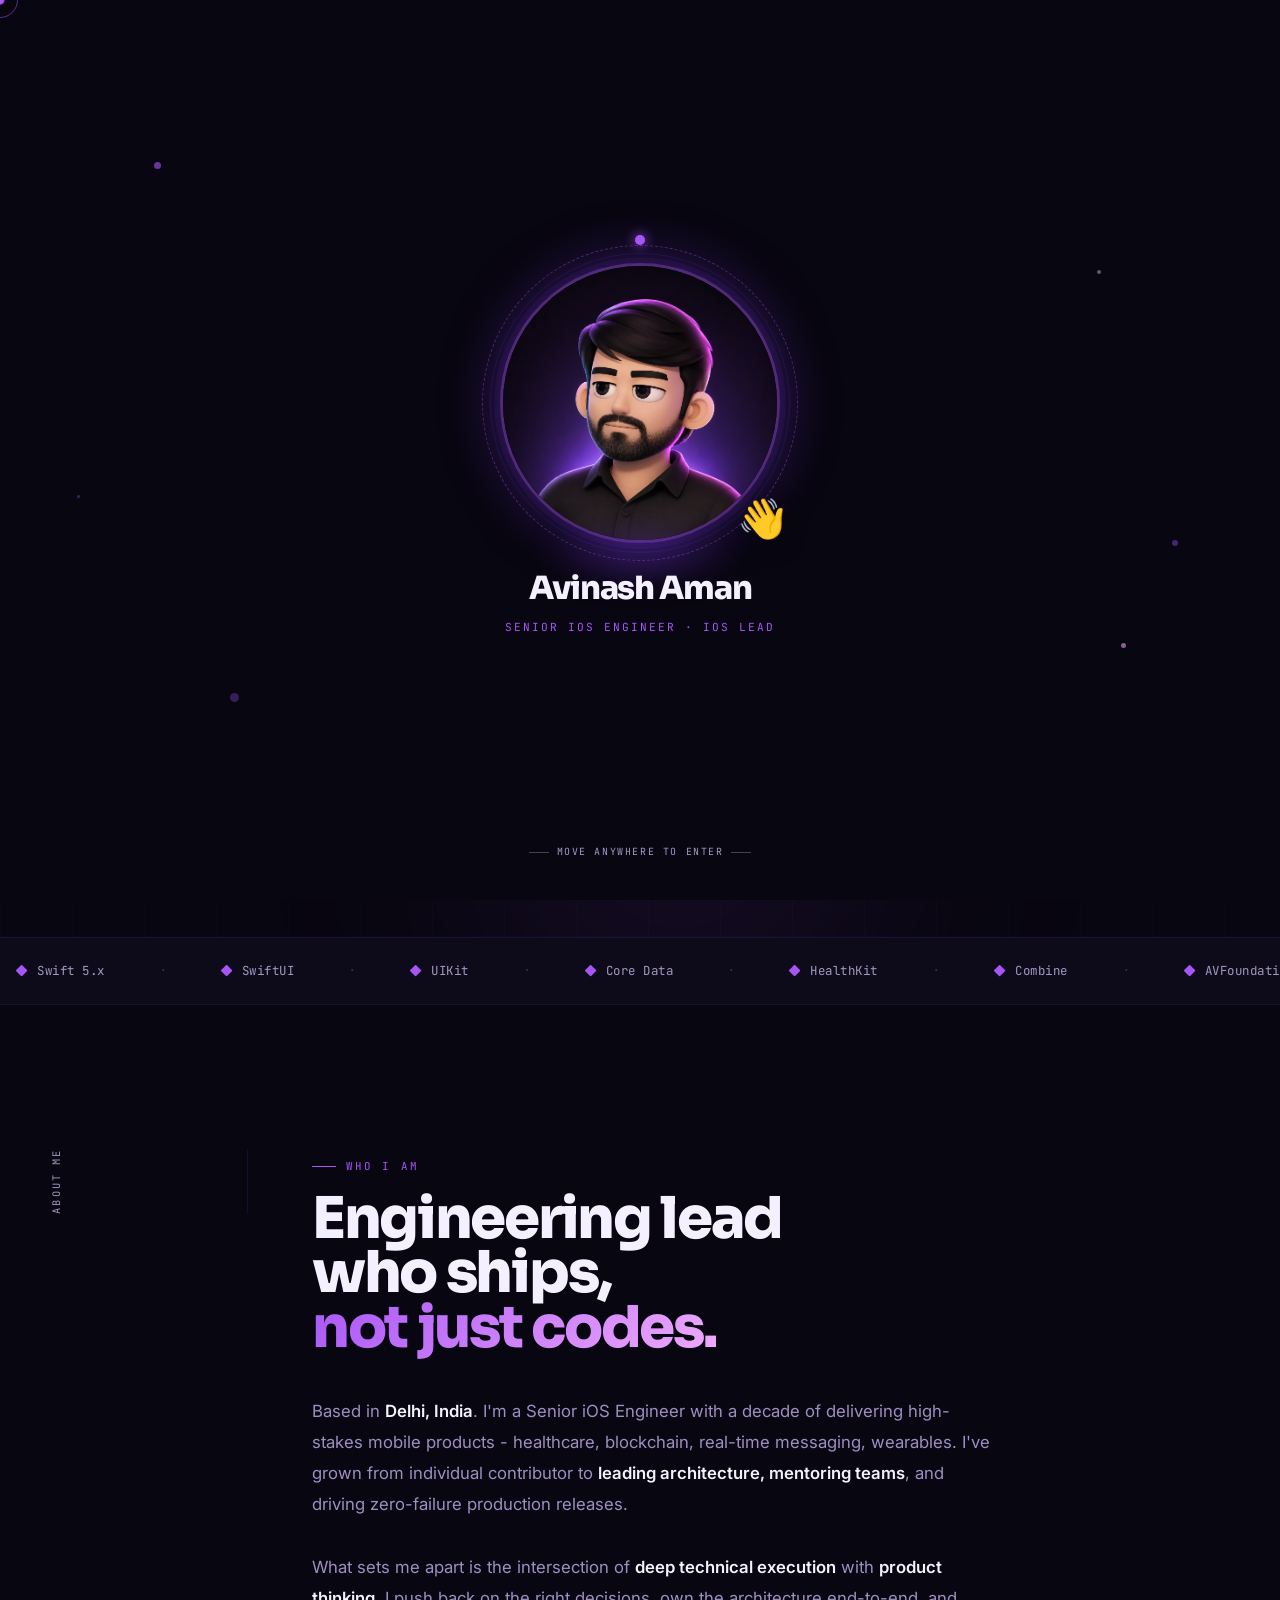
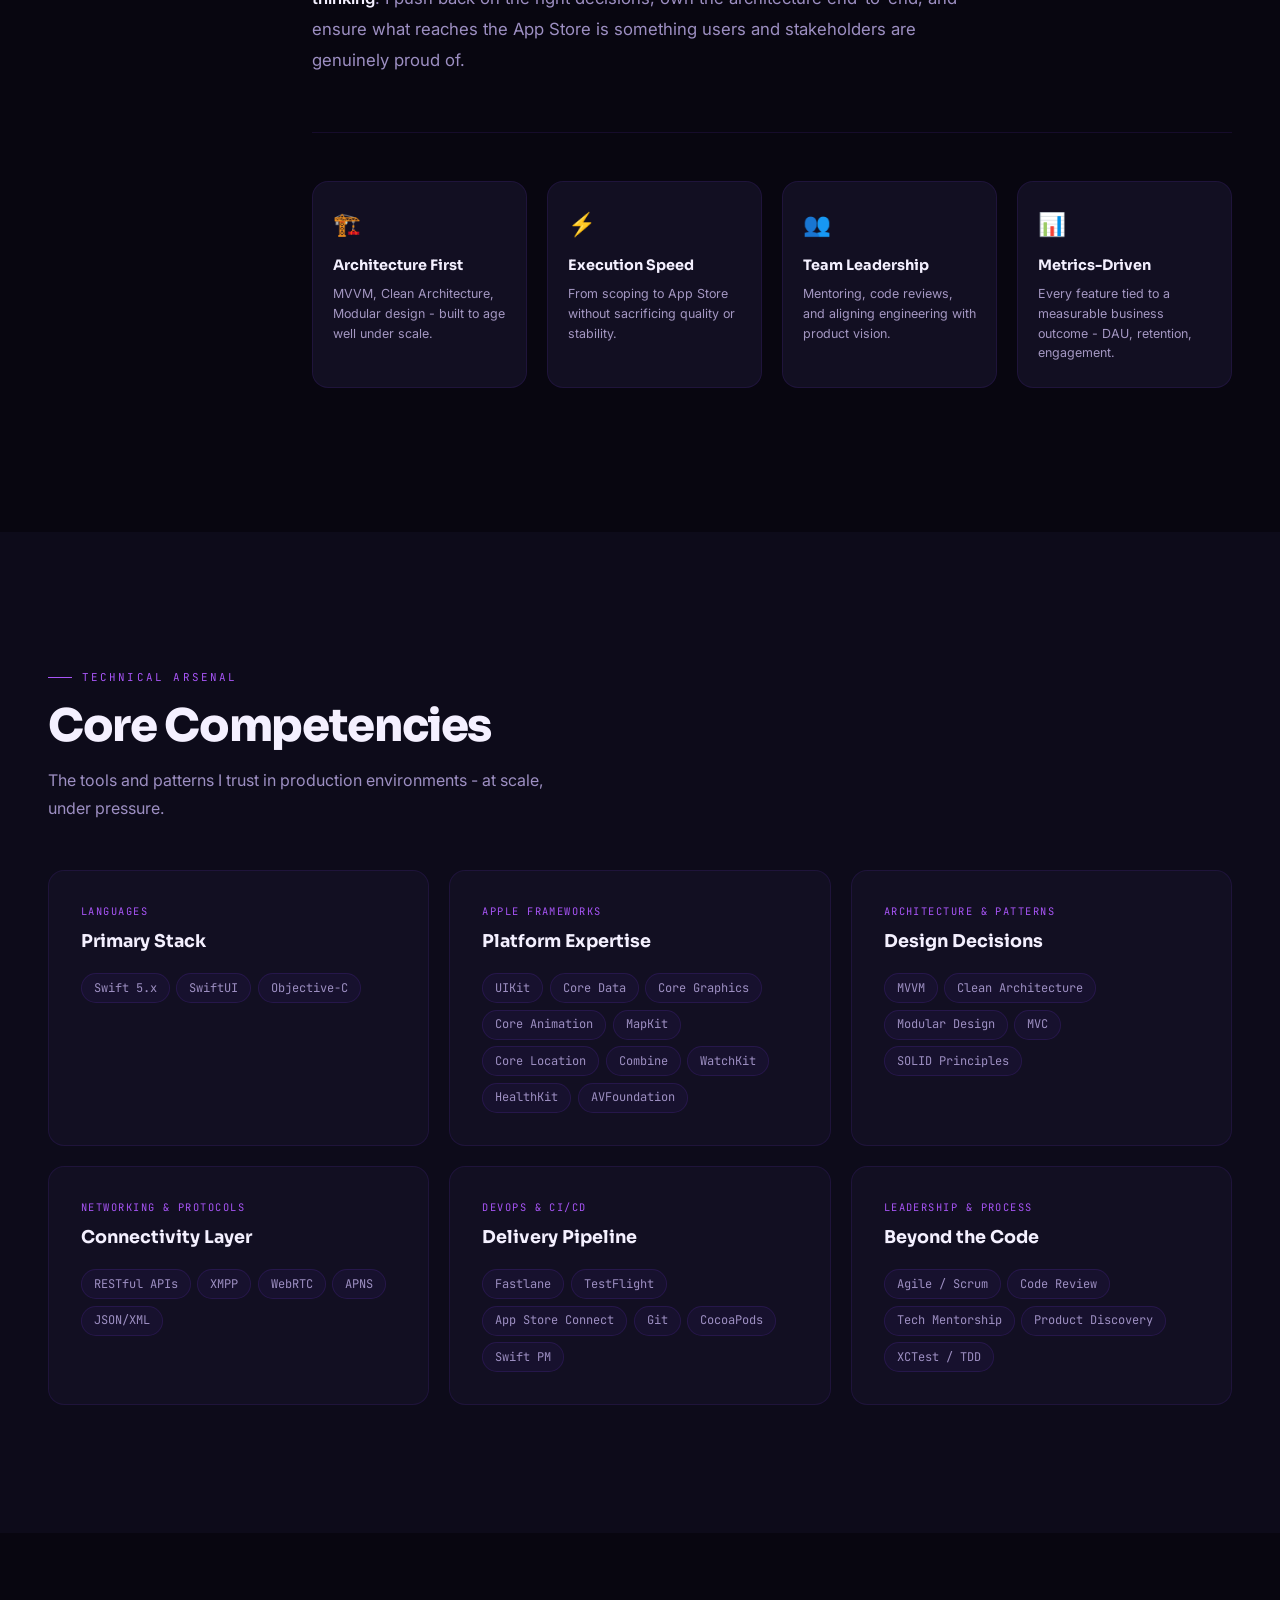
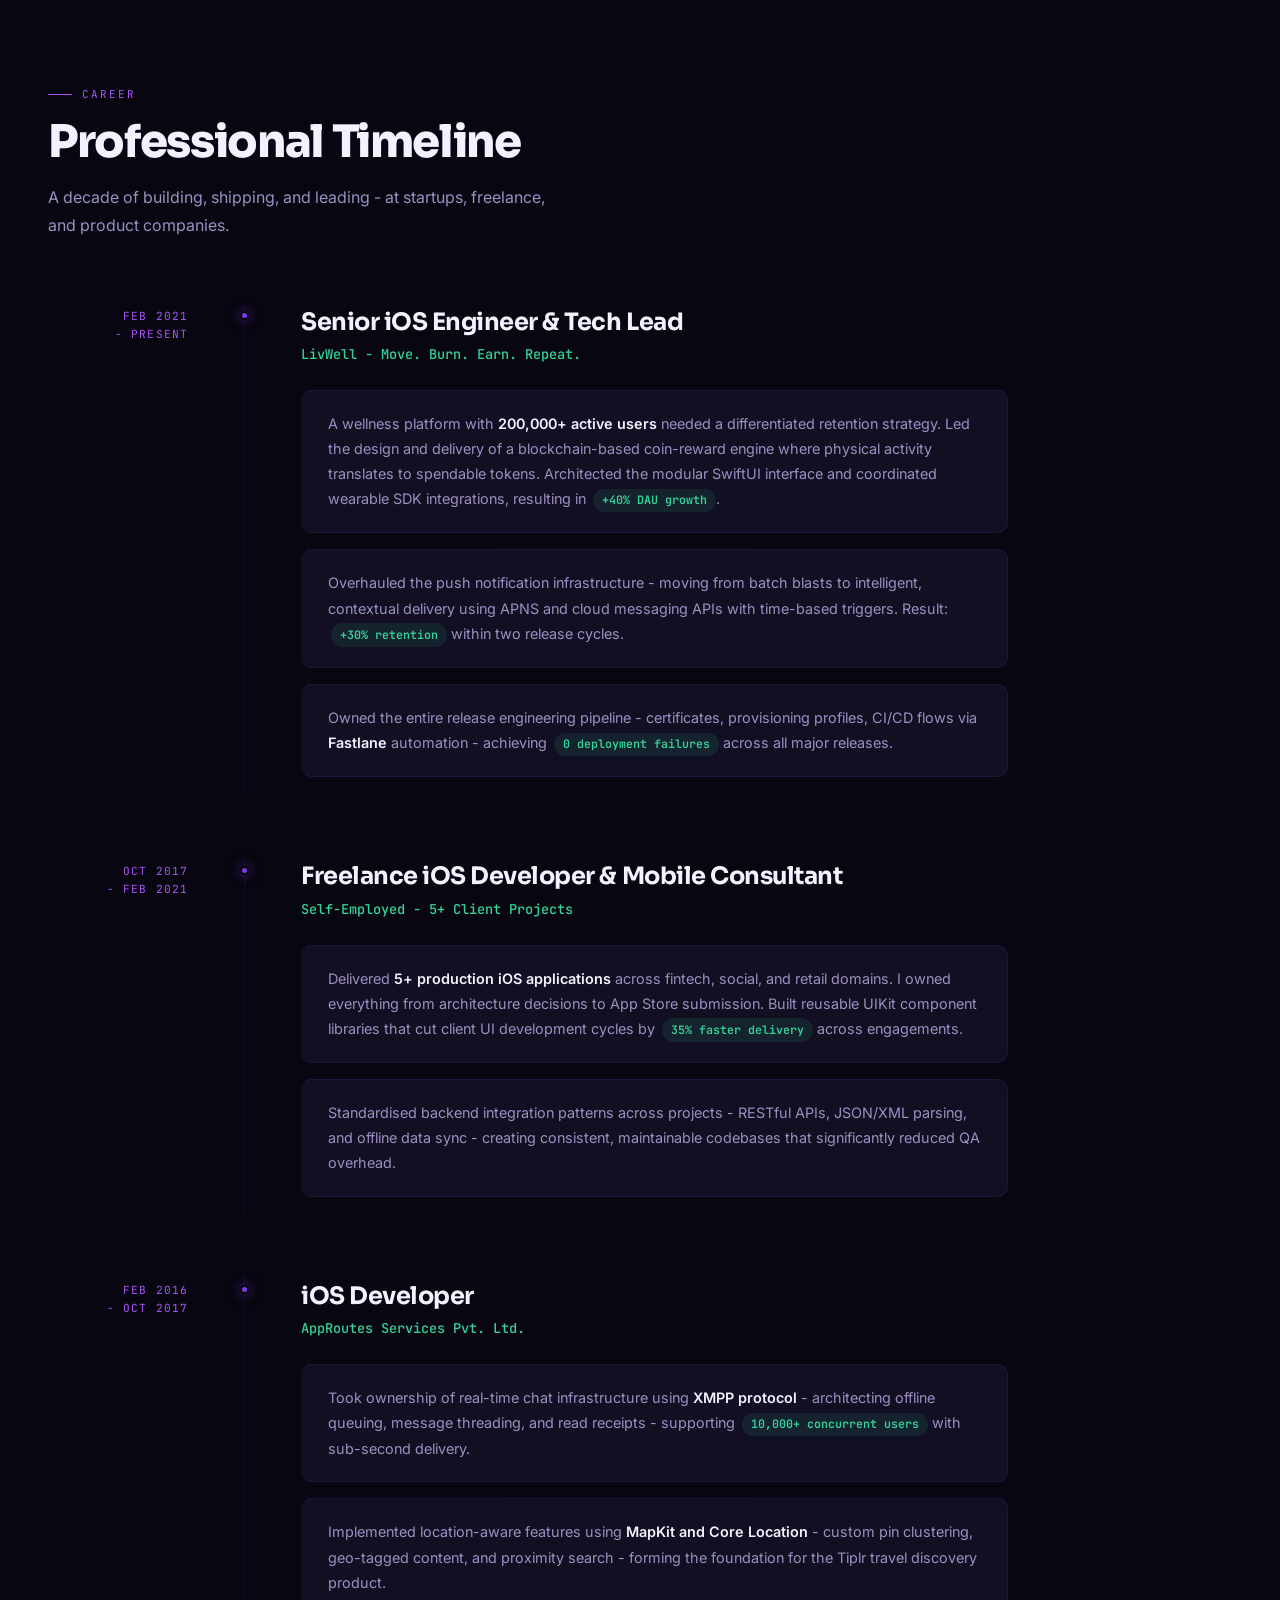
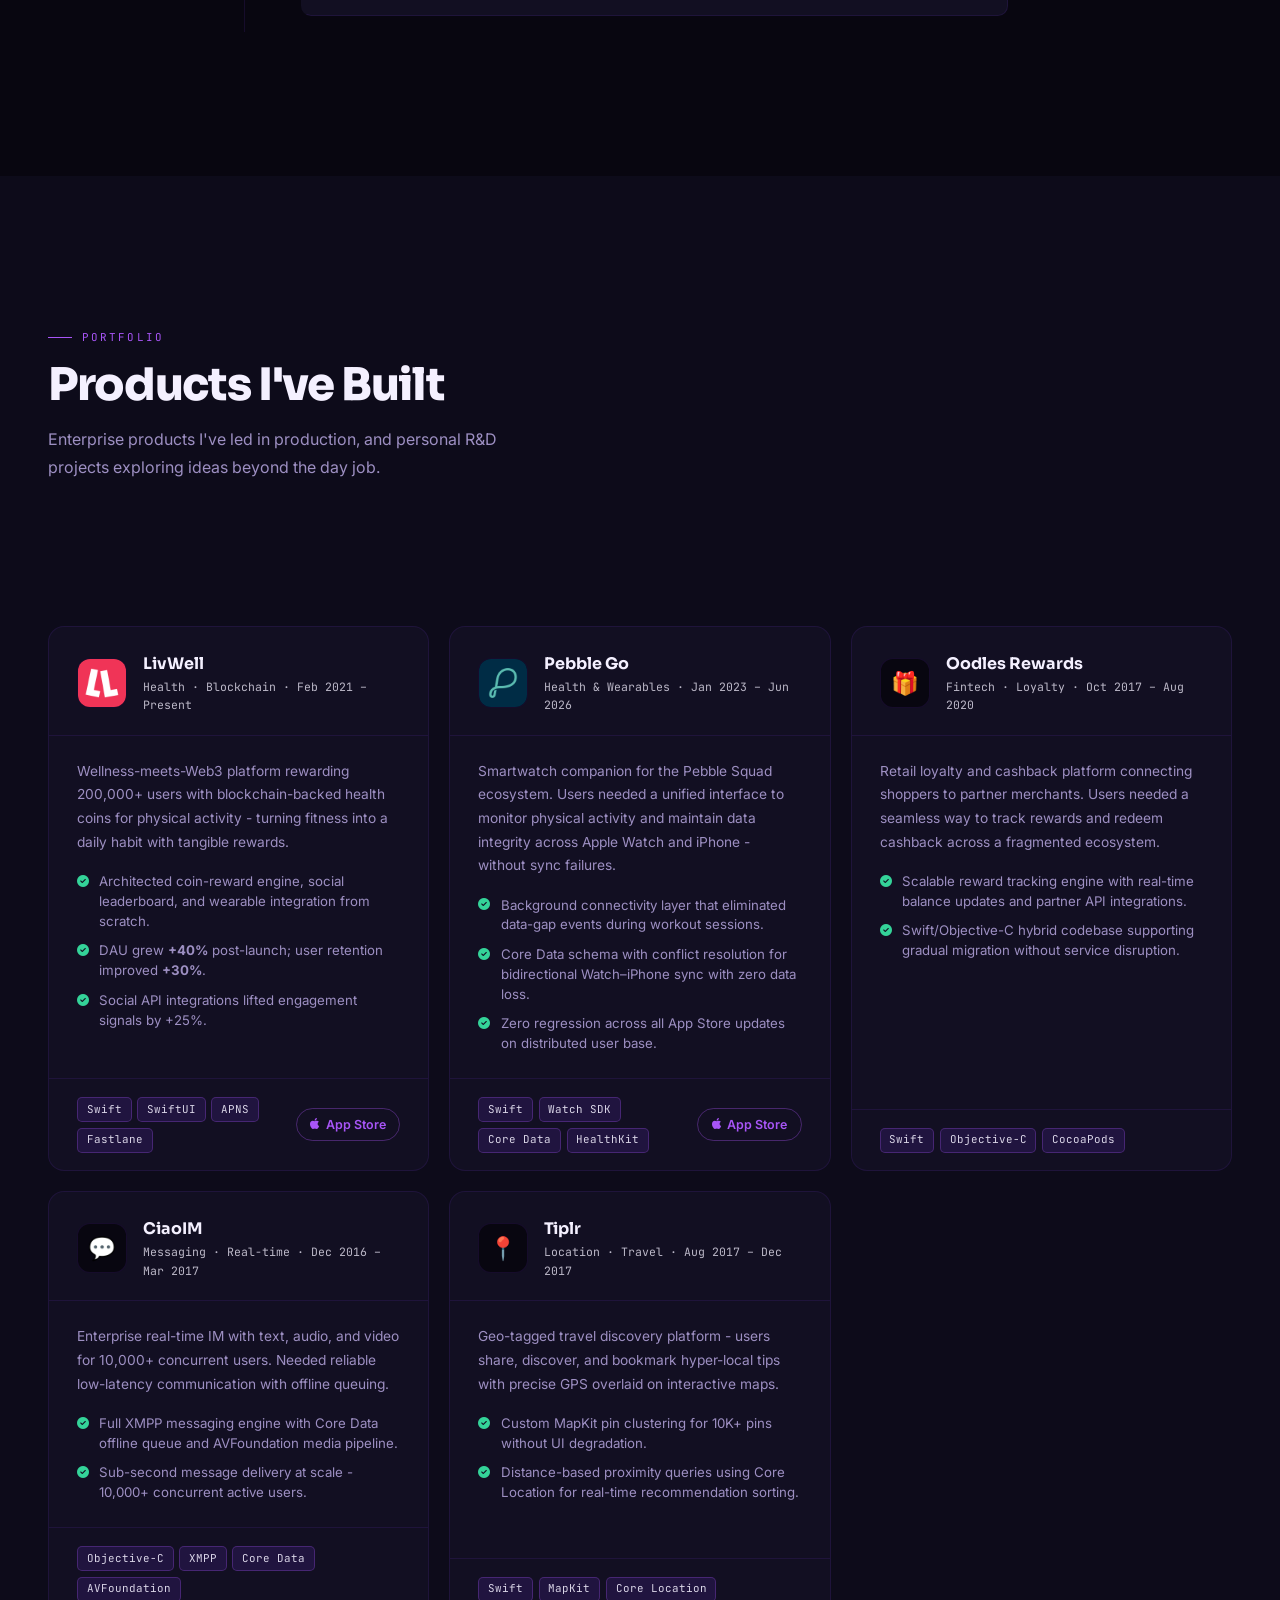
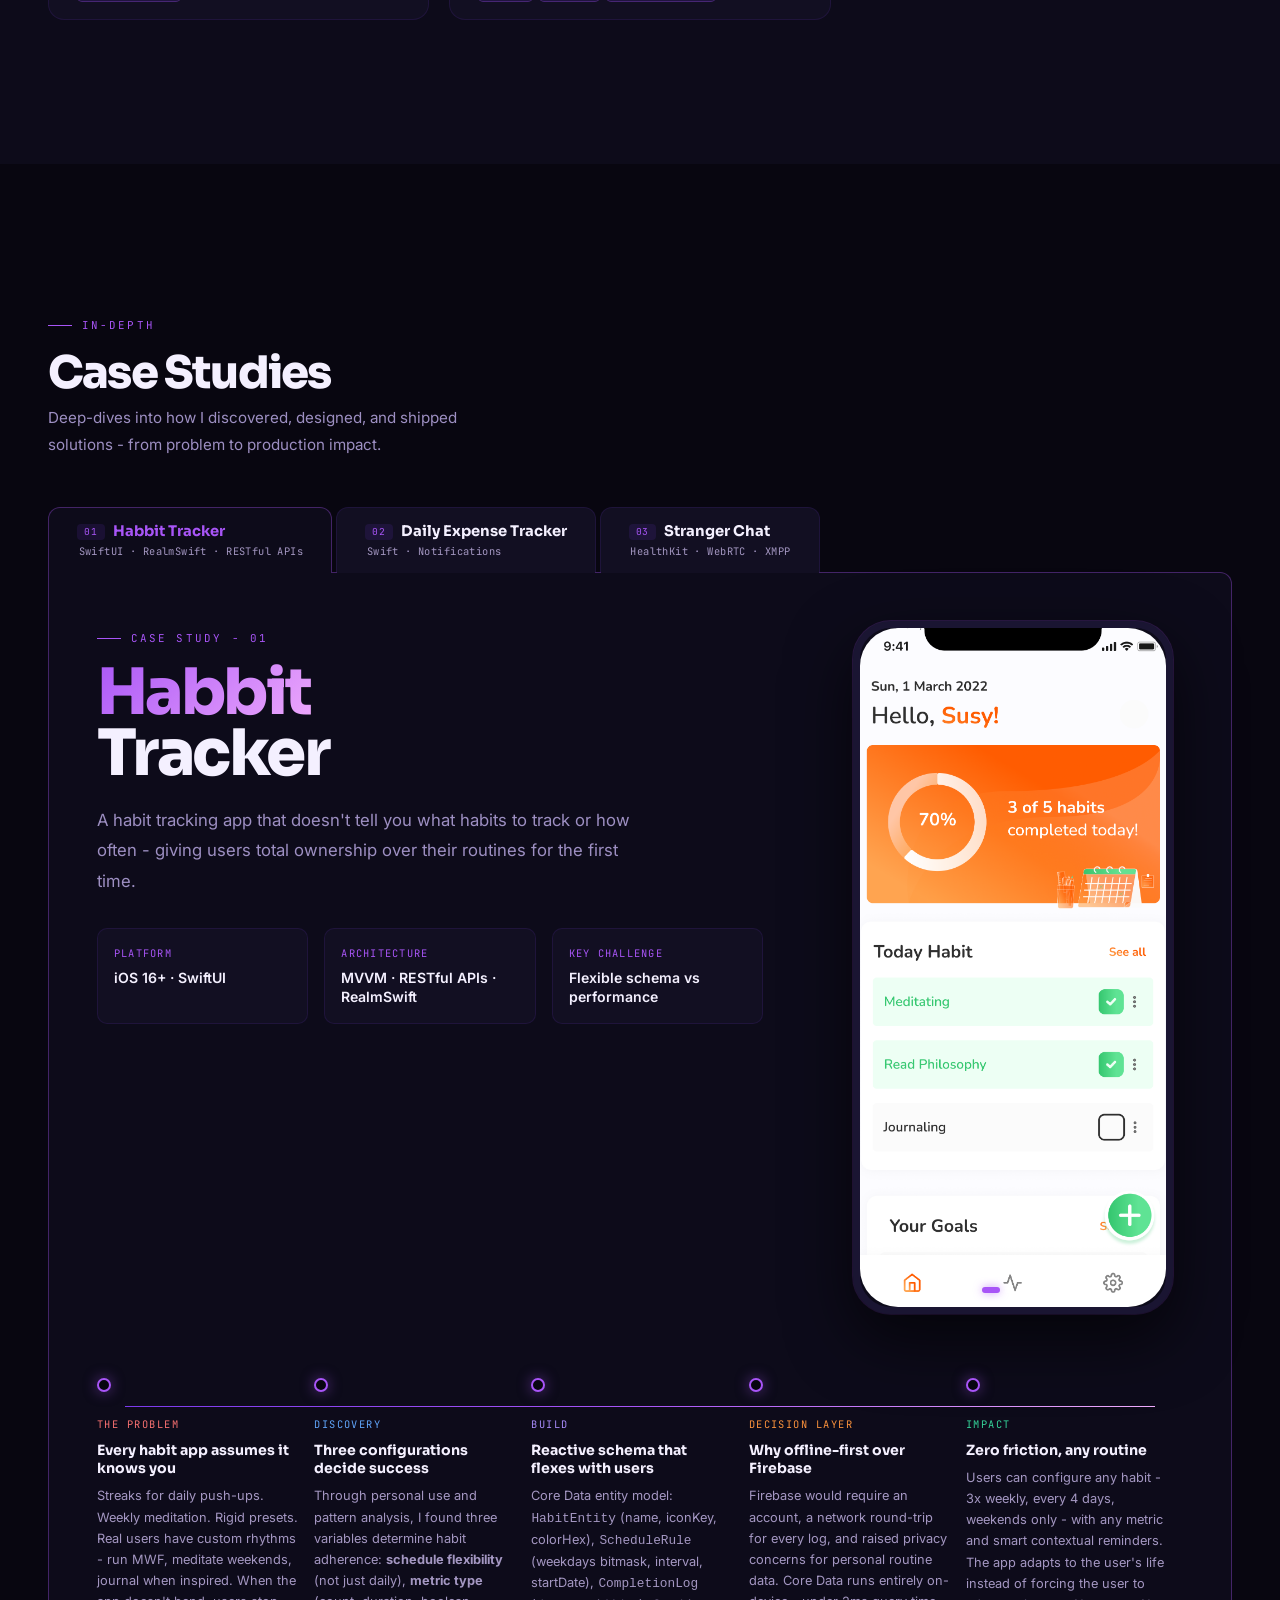
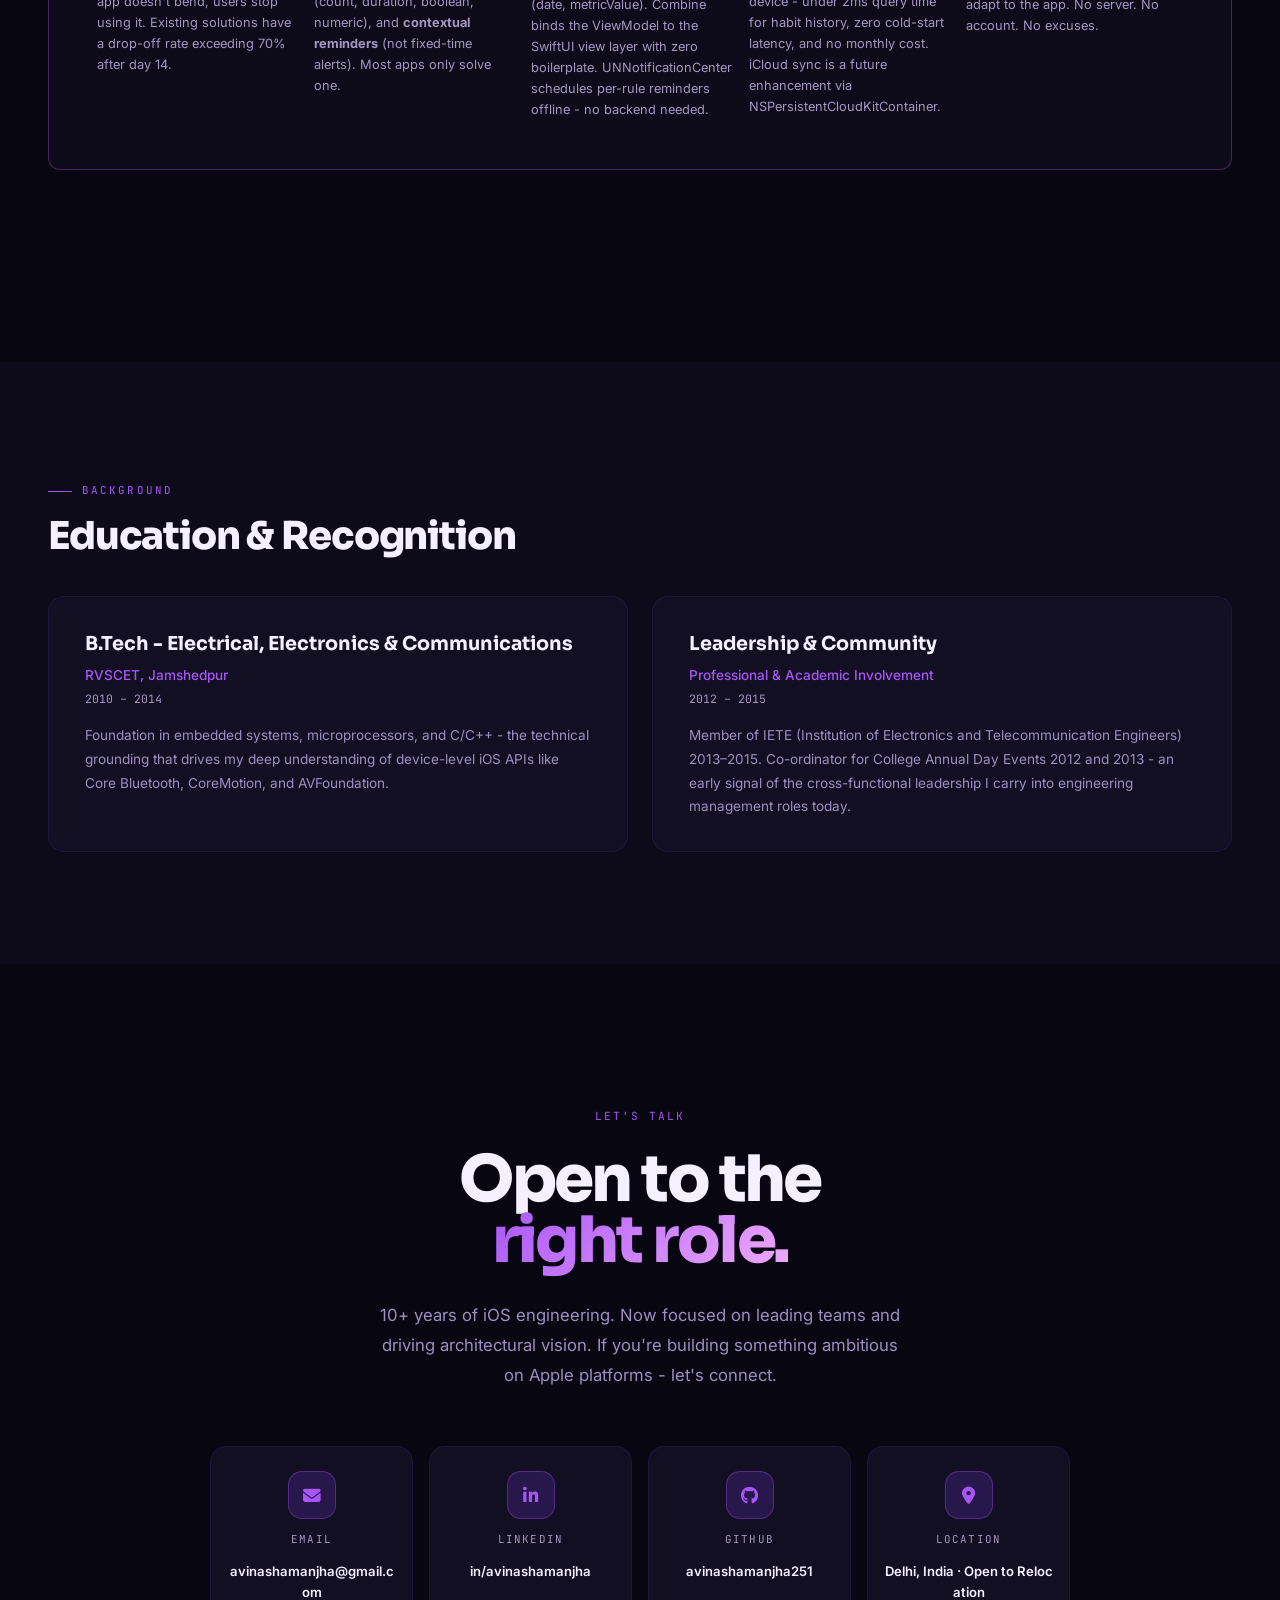
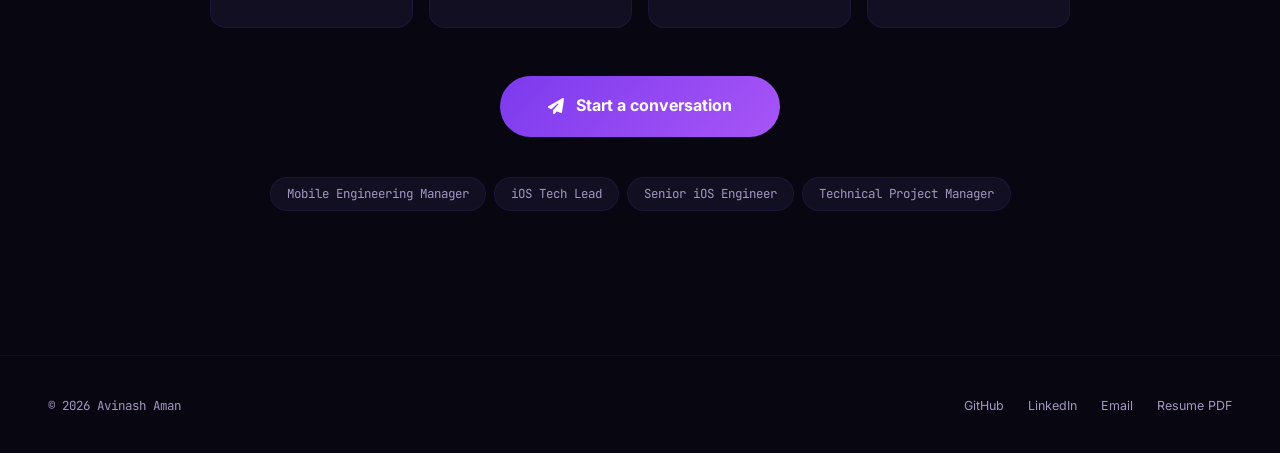
<file: index.html>
<!DOCTYPE html>
<html lang="en">

<head>
  <meta charset="UTF-8">
  <meta name="viewport" content="width=device-width, initial-scale=1.0">
  <title>Avinash Aman - Senior iOS Engineer & Mobile Lead</title>
  <meta name="description"
    content="Avinash Aman - Senior iOS Engineer with 10+ years building production-grade Apple Ecosystem apps. Expert in Swift, SwiftUI, Architecture, Blockchain & Wearables. Available for Tech Lead & Engineering Manager roles.">
  <meta name="author" content="Avinash Aman">
  <meta property="og:type" content="website">
  <meta property="og:title" content="Avinash Aman - Senior iOS Engineer">
  <meta property="og:description"
    content="10+ years of iOS engineering: blockchain health platforms, wearable integrations, real-time chat engines, architectural leadership.">

  <link rel="preconnect" href="https://fonts.googleapis.com">
  <link rel="preconnect" href="https://fonts.gstatic.com" crossorigin>
  <link
    href="https://fonts.googleapis.com/css2?family=Sora:wght@400;600;700;800&family=Inter:wght@400;500;600&family=JetBrains+Mono:wght@400;500&display=swap"
    rel="stylesheet">
  <link rel="stylesheet" href="https://cdnjs.cloudflare.com/ajax/libs/font-awesome/6.5.0/css/all.min.css">
  <link rel="stylesheet" href="style.css">
</head>

<body>

  <div id="cursor"></div>
  <div id="cursor-ring"></div>

  <!-- ═══════════════ INTRO OVERLAY ═══════════════ -->
  <div id="intro-overlay">
    <!-- Ambient sparkles -->
    <div class="intro-spark"></div>
    <div class="intro-spark"></div>
    <div class="intro-spark"></div>
    <div class="intro-spark"></div>
    <div class="intro-spark"></div>
    <div class="intro-spark"></div>

    <!-- Core: profile photo + wave hand (this whole block morphs right) -->
    <div id="intro-core">
      <div class="intro-photo-wrap">
        <div class="intro-photo-ring"></div>
        <div class="intro-photo-ring-2"></div>
        <div class="intro-orbit-dot"></div>
        <div class="intro-photo-frame">
          <img src="images/profile.png" alt="Avinash Aman">
        </div>
        <div class="intro-wave-hand" id="introWaveHand">👋</div>
        <div class="intro-photo-glow"></div>
      </div>
      <!-- Name + title -->
      <div class="intro-name">
        <h2>Avinash Aman</h2>
        <p>Senior iOS Engineer &middot; iOS Lead</p>
      </div>
    </div><!-- /#intro-core -->

    <div class="intro-hint">Move anywhere to enter</div>
  </div>

  <!-- ═══════════════ NAV ═══════════════ -->
  <nav class="nav" id="mainNav">
    <a href="#hero" class="nav-logo">AA<span class="dot">.</span></a>
    <ul class="nav-links" id="navLinks">
      <li><a href="#about" class="nav-link">About</a></li>
      <li><a href="#skills" class="nav-link">Skills</a></li>
      <li><a href="#experience" class="nav-link">Experience</a></li>
      <li><a href="#projects" class="nav-link">Projects</a></li>
      <li><a href="#casestudies" class="nav-link">Case Studies</a></li>
      <li><a href="#contact" class="nav-link">Contact</a></li>
    </ul>
    <div style="display:flex;align-items:center;gap:1rem;">
      <a href="Avinash_Aman_CV.pdf" download class="nav-cta">
        <i class="fa-solid fa-arrow-down-to-bracket"></i> Download Resume
      </a>
      <button class="mobile-menu-btn" id="mobileMenuBtn" aria-label="Toggle Menu">
        <i class="fa-solid fa-bars"></i>
      </button>
    </div>
  </nav>

  <!-- ═══════════════ HERO ═══════════════ -->
  <section class="hero" id="hero">
    <!-- Background -->
    <div class="hero-bg">
      <div class="orb orb-1"></div>
      <div class="orb orb-2"></div>
      <div class="orb orb-3"></div>
      <div class="hero-grid-lines"></div>
    </div>

    <!-- Left: Text content -->
    <div class="hero-content">
      <div class="hero-badge">
        <span class="badge-dot"></span>
        Available · Tech Lead · Engineering Manager · Senior iOS
      </div>

      <h1 class="hero-title">
        <span class="block">Building</span>
        <span class="block indent violet-text">iOS that</span>
        <span class="block">matters.</span>
      </h1>

      <p class="hero-sub">
        10+ years engineering production-grade Apple Ecosystem apps - from blockchain health platforms to real-time
        social engines. I architect, lead, and ship.
      </p>

      <div class="hero-actions">
        <a href="#projects" class="btn-primary">
          <i class="fa-solid fa-layer-group"></i> View My Work
        </a>
        <a href="#casestudies" class="btn-ghost">
          <i class="fa-solid fa-book-open"></i> Case Studies
        </a>
        <button class="btn-ghost" onclick="copyToClipboard('avinashamanjha@gmail.com','Email')">
          <i class="fa-regular fa-envelope"></i> Email Me
        </button>
      </div>

      <div class="hero-stats">
        <div>
          <div class="stat-val violet-text" id="stat1">10+</div>
          <div class="stat-lbl">Years engineering</div>
        </div>
        <div>
          <div class="stat-val violet-text" id="stat2">200K+</div>
          <div class="stat-lbl">Active users shipped to</div>
        </div>
        <div>
          <div class="stat-val violet-text" id="stat3">8+</div>
          <div class="stat-lbl">Flagship apps</div>
        </div>
        <div>
          <div class="stat-val violet-text" id="stat4">0</div>
          <div class="stat-lbl">Deployment failures</div>
        </div>
      </div>
    </div>

    <!-- Right: Profile -->
    <!-- Profile pane with floating context badges -->
    <div class="hero-profile-pane">
      <div class="profile-context">
        <!-- Floating info badges -->
        <div class="profile-badge pb-tl">
          <span class="pb-icon">🏗️</span> iOS Architect
        </div>
        <div class="profile-badge pb-tr">
          <span class="pb-icon">⚡</span> 10+ Years
        </div>
        <div class="profile-badge pb-bl">
          <span class="pb-icon">👥</span> 200K+ Users
        </div>
        <div class="profile-badge pb-br">
          <span class="pb-dot"></span> Open to Work
        </div>

        <div class="profile-float-inner">
          <div class="profile-wrap">
            <div class="profile-ring"></div>
            <div class="profile-ring-2"></div>
            <div class="orbit-dot"></div>
            <div class="orbit-dot"></div>
            <div class="profile-img-frame">
              <img src="images/profile.png" alt="Avinash Aman" />
            </div>
            <div class="profile-glow"></div>
          </div>
        </div>
      </div>
    </div>

    <div class="scroll-hint">
      <span> </span>
      <div class="scroll-line"></div>
    </div>
  </section>

  <!-- ═══════════════ MARQUEE TICKER ═══════════════ -->
  <div class="marquee-section" aria-hidden="true">
    <div class="marquee-track">
      <span class="marquee-item"><i class="fa-solid fa-diamond"></i> Swift 5.x</span>
      <span class="marquee-sep">·</span>
      <span class="marquee-item"><i class="fa-solid fa-diamond"></i> SwiftUI</span>
      <span class="marquee-sep">·</span>
      <span class="marquee-item"><i class="fa-solid fa-diamond"></i> UIKit</span>
      <span class="marquee-sep">·</span>
      <span class="marquee-item"><i class="fa-solid fa-diamond"></i> Core Data</span>
      <span class="marquee-sep">·</span>
      <span class="marquee-item"><i class="fa-solid fa-diamond"></i> HealthKit</span>
      <span class="marquee-sep">·</span>
      <span class="marquee-item"><i class="fa-solid fa-diamond"></i> Combine</span>
      <span class="marquee-sep">·</span>
      <span class="marquee-item"><i class="fa-solid fa-diamond"></i> AVFoundation</span>
      <span class="marquee-sep">·</span>
      <span class="marquee-item"><i class="fa-solid fa-diamond"></i> WatchKit</span>
      <span class="marquee-sep">·</span>
      <span class="marquee-item"><i class="fa-solid fa-diamond"></i> MapKit</span>
      <span class="marquee-sep">·</span>
      <span class="marquee-item"><i class="fa-solid fa-diamond"></i> WebRTC</span>
      <span class="marquee-sep">·</span>
      <span class="marquee-item"><i class="fa-solid fa-diamond"></i> XMPP</span>
      <span class="marquee-sep">·</span>
      <span class="marquee-item"><i class="fa-solid fa-diamond"></i> Metal</span>
      <span class="marquee-sep">·</span>
      <span class="marquee-item"><i class="fa-solid fa-diamond"></i> MVVM + Clean</span>
      <span class="marquee-sep">·</span>
      <span class="marquee-item"><i class="fa-solid fa-diamond"></i> Fastlane</span>
      <span class="marquee-sep">·</span>
      <span class="marquee-item"><i class="fa-solid fa-diamond"></i> Core Location</span>
      <span class="marquee-sep">·</span>
      <!-- Duplicate for infinite loop -->
      <span class="marquee-item"><i class="fa-solid fa-diamond"></i> Swift 5.x</span>
      <span class="marquee-sep">·</span>
      <span class="marquee-item"><i class="fa-solid fa-diamond"></i> SwiftUI</span>
      <span class="marquee-sep">·</span>
      <span class="marquee-item"><i class="fa-solid fa-diamond"></i> UIKit</span>
      <span class="marquee-sep">·</span>
      <span class="marquee-item"><i class="fa-solid fa-diamond"></i> Core Data</span>
      <span class="marquee-sep">·</span>
      <span class="marquee-item"><i class="fa-solid fa-diamond"></i> HealthKit</span>
      <span class="marquee-sep">·</span>
      <span class="marquee-item"><i class="fa-solid fa-diamond"></i> Combine</span>
      <span class="marquee-sep">·</span>
      <span class="marquee-item"><i class="fa-solid fa-diamond"></i> AVFoundation</span>
      <span class="marquee-sep">·</span>
      <span class="marquee-item"><i class="fa-solid fa-diamond"></i> WatchKit</span>
      <span class="marquee-sep">·</span>
      <span class="marquee-item"><i class="fa-solid fa-diamond"></i> MapKit</span>
      <span class="marquee-sep">·</span>
      <span class="marquee-item"><i class="fa-solid fa-diamond"></i> WebRTC</span>
      <span class="marquee-sep">·</span>
      <span class="marquee-item"><i class="fa-solid fa-diamond"></i> XMPP</span>
      <span class="marquee-sep">·</span>
      <span class="marquee-item"><i class="fa-solid fa-diamond"></i> Metal</span>
      <span class="marquee-sep">·</span>
      <span class="marquee-item"><i class="fa-solid fa-diamond"></i> MVVM + Clean</span>
      <span class="marquee-sep">·</span>
      <span class="marquee-item"><i class="fa-solid fa-diamond"></i> Fastlane</span>
      <span class="marquee-sep">·</span>
      <span class="marquee-item"><i class="fa-solid fa-diamond"></i> Core Location</span>
      <span class="marquee-sep">·</span>
    </div>
  </div>

  <!-- ═══════════════ ABOUT ═══════════════ -->
  <section class="about-section" id="about">
    <div class="about-editorial">
      <div class="about-left-rail">
        <span class="rail-label">About Me</span>
      </div>
      <div class="about-right-content">
        <div class="section-label reveal">Who I Am</div>
        <h2 class="about-headline reveal d1">
          Engineering lead<br>who ships,<br><span class="violet-text">not just codes.</span>
        </h2>
        <p class="about-body-text reveal d2">
          Based in <strong>Delhi, India</strong>. I'm a Senior iOS Engineer with a decade of delivering high-stakes
          mobile products - healthcare, blockchain, real-time messaging, wearables. I've grown from individual
          contributor to <strong>leading architecture, mentoring teams</strong>, and driving zero-failure production
          releases.
        </p>
        <p class="about-body-text reveal d3">
          What sets me apart is the intersection of <strong>deep technical execution</strong> with <strong>product
            thinking</strong>. I push back on the right decisions, own the architecture end-to-end, and ensure what
          reaches the App Store is something users and stakeholders are genuinely proud of.
        </p>

        <div class="values-row">
          <div class="val-card reveal">
            <div class="val-icon">🏗️</div>
            <div class="val-name">Architecture First</div>
            <div class="val-desc">MVVM, Clean Architecture, Modular design - built to age well under scale.</div>
          </div>
          <div class="val-card reveal d1">
            <div class="val-icon">⚡</div>
            <div class="val-name">Execution Speed</div>
            <div class="val-desc">From scoping to App Store without sacrificing quality or stability.</div>
          </div>
          <div class="val-card reveal d2">
            <div class="val-icon">👥</div>
            <div class="val-name">Team Leadership</div>
            <div class="val-desc">Mentoring, code reviews, and aligning engineering with product vision.</div>
          </div>
          <div class="val-card reveal d3">
            <div class="val-icon">📊</div>
            <div class="val-name">Metrics-Driven</div>
            <div class="val-desc">Every feature tied to a measurable business outcome - DAU, retention, engagement.
            </div>
          </div>
        </div>
      </div>
    </div>
  </section>

  <!-- ═══════════════ SKILLS ═══════════════ -->
  <section class="skills-section" id="skills">
    <div class="container">
      <div class="section-label reveal">Technical Arsenal</div>
      <h2 class="section-heading reveal d1"
        style="font-family:var(--font-display);font-size:clamp(2rem,3.5vw,3.5rem);font-weight:800;letter-spacing:-0.03em;margin-bottom:1rem;line-height:1.05;">
        Core Competencies</h2>
      <p style="color:var(--text-secondary);font-size:1rem;max-width:500px;line-height:1.75;margin-bottom:3rem;"
        class="reveal d2">The tools and patterns I trust in production environments - at scale, under pressure.</p>

      <div class="skills-grid">
        <div class="skill-group reveal">
          <div class="sk-cat">Languages</div>
          <div class="sk-title">Primary Stack</div>
          <div class="pill-row">
            <span class="pill">Swift 5.x</span><span class="pill">SwiftUI</span><span class="pill">Objective-C</span>
          </div>
        </div>
        <div class="skill-group reveal d1">
          <div class="sk-cat">Apple Frameworks</div>
          <div class="sk-title">Platform Expertise</div>
          <div class="pill-row">
            <span class="pill">UIKit</span><span class="pill">Core Data</span><span class="pill">Core
              Graphics</span><span class="pill">Core Animation</span><span class="pill">MapKit</span><span
              class="pill">Core Location</span><span class="pill">Combine</span><span class="pill">WatchKit</span><span
              class="pill">HealthKit</span><span class="pill">AVFoundation</span>
          </div>
        </div>
        <div class="skill-group reveal d2">
          <div class="sk-cat">Architecture & Patterns</div>
          <div class="sk-title">Design Decisions</div>
          <div class="pill-row">
            <span class="pill">MVVM</span><span class="pill">Clean Architecture</span><span class="pill">Modular
              Design</span><span class="pill">MVC</span><span class="pill">SOLID Principles</span>
          </div>
        </div>
        <div class="skill-group reveal">
          <div class="sk-cat">Networking & Protocols</div>
          <div class="sk-title">Connectivity Layer</div>
          <div class="pill-row">
            <span class="pill">RESTful APIs</span><span class="pill">XMPP</span><span class="pill">WebRTC</span><span
              class="pill">APNS</span><span class="pill">JSON/XML</span>
          </div>
        </div>
        <div class="skill-group reveal d1">
          <div class="sk-cat">DevOps & CI/CD</div>
          <div class="sk-title">Delivery Pipeline</div>
          <div class="pill-row">
            <span class="pill">Fastlane</span><span class="pill">TestFlight</span><span class="pill">App Store
              Connect</span><span class="pill">Git</span><span class="pill">CocoaPods</span><span class="pill">Swift
              PM</span>
          </div>
        </div>
        <div class="skill-group reveal d2">
          <div class="sk-cat">Leadership & Process</div>
          <div class="sk-title">Beyond the Code</div>
          <div class="pill-row">
            <span class="pill">Agile / Scrum</span><span class="pill">Code Review</span><span class="pill">Tech
              Mentorship</span><span class="pill">Product Discovery</span><span class="pill">XCTest / TDD</span>
          </div>
        </div>
      </div>
    </div>
  </section>

  <!-- ═══════════════ EXPERIENCE ═══════════════ -->
  <section class="exp-section" id="experience">
    <div class="container">
      <div class="section-label reveal">Career</div>
      <h2
        style="font-family:var(--font-display);font-size:clamp(2rem,3.5vw,3.5rem);font-weight:800;letter-spacing:-0.03em;margin-bottom:1rem;line-height:1.05;color:var(--text-primary);"
        class="reveal d1">Professional Timeline</h2>
      <p style="color:var(--text-secondary);font-size:1rem;max-width:500px;line-height:1.75;margin-bottom:4rem;"
        class="reveal d2">A decade of building, shipping, and leading - at startups, freelance, and product companies.
      </p>

      <div class="exp-list">
        <!-- LivWell -->
        <div class="exp-entry reveal">
          <div class="exp-date-col">
            <div class="exp-yr">Feb 2021<br>- Present</div>
          </div>
          <div class="exp-body">
            <div class="exp-role">Senior iOS Engineer & Tech Lead</div>
            <div class="exp-co">LivWell - Move. Burn. Earn. Repeat.</div>
            <div class="story-card">
              <p>A wellness platform with <strong>200,000+ active users</strong> needed a differentiated retention
                strategy. Led the design and delivery of a blockchain-based coin-reward engine where physical activity
                translates to spendable tokens. Architected the modular SwiftUI interface and coordinated wearable SDK
                integrations, resulting in <span class="metric">+40% DAU growth</span>.</p>
            </div>
            <div class="story-card">
              <p>Overhauled the push notification infrastructure - moving from batch blasts to intelligent, contextual
                delivery using APNS and cloud messaging APIs with time-based triggers. Result: <span class="metric">+30%
                  retention</span> within two release cycles.</p>
            </div>
            <div class="story-card">
              <p>Owned the entire release engineering pipeline - certificates, provisioning profiles, CI/CD flows via
                <strong>Fastlane</strong> automation - achieving <span class="metric">0 deployment failures</span>
                across all major releases.
              </p>
            </div>
          </div>
        </div>

        <!-- Freelance -->
        <div class="exp-entry reveal">
          <div class="exp-date-col">
            <div class="exp-yr">Oct 2017<br>- Feb 2021</div>
          </div>
          <div class="exp-body">
            <div class="exp-role">Freelance iOS Developer & Mobile Consultant</div>
            <div class="exp-co">Self-Employed - 5+ Client Projects</div>
            <div class="story-card">
              <p>Delivered <strong>5+ production iOS applications</strong> across fintech, social, and retail domains. I
                owned everything from architecture decisions to App Store submission. Built reusable UIKit component
                libraries that cut client UI development cycles by <span class="metric">35% faster delivery</span>
                across engagements.</p>
            </div>
            <div class="story-card">
              <p>Standardised backend integration patterns across projects - RESTful APIs, JSON/XML parsing, and offline
                data sync - creating consistent, maintainable codebases that significantly reduced QA overhead.</p>
            </div>
          </div>
        </div>

        <!-- AppRoutes -->
        <div class="exp-entry reveal">
          <div class="exp-date-col">
            <div class="exp-yr">Feb 2016<br>- Oct 2017</div>
          </div>
          <div class="exp-body">
            <div class="exp-role">iOS Developer</div>
            <div class="exp-co">AppRoutes Services Pvt. Ltd.</div>
            <div class="story-card">
              <p>Took ownership of real-time chat infrastructure using <strong>XMPP protocol</strong> - architecting
                offline queuing, message threading, and read receipts - supporting <span class="metric">10,000+
                  concurrent users</span> with sub-second delivery.</p>
            </div>
            <div class="story-card">
              <p>Implemented location-aware features using <strong>MapKit and Core Location</strong> - custom pin
                clustering, geo-tagged content, and proximity search - forming the foundation for the Tiplr travel
                discovery product.</p>
            </div>
          </div>
        </div>
      </div>
    </div>
  </section>

  <!-- ═══════════════ PROJECTS ═══════════════ -->
  <section class="projects-section" id="projects">
    <div class="container">
      <div class="section-label reveal">Portfolio</div>
      <h2
        style="font-family:var(--font-display);font-size:clamp(2rem,3.5vw,3.5rem);font-weight:800;letter-spacing:-0.03em;margin-bottom:1rem;line-height:1.05;color:var(--text-primary);"
        class="reveal d1">Products I've Built</h2>
      <p style="color:var(--text-secondary);font-size:1rem;max-width:500px;line-height:1.75;margin-bottom:2.5rem;"
        class="reveal d2">Enterprise products I've led in production, and personal R&D projects exploring ideas beyond
        the day job.</p>

      <div class="proj-tabs reveal d2">
        <button class="tab active" data-tab="enterprise">
          <i class="fa-solid fa-building-user"></i> Enterprise & Flagship
        </button>
        <button class="tab" data-tab="rd">
          <i class="fa-solid fa-flask-vial"></i> R&D & Open Source
        </button>
      </div>

      <!-- ── Enterprise ── -->
      <div class="ent-grid" id="entGrid">
        <!-- LivWell -->
        <div class="ent-card reveal">
          <div class="ent-head">
            <div class="app-icon">
              <img src="images/livwell.jpg" alt="LivWell" onerror="this.parentNode.innerHTML='💪'">
            </div>
            <div>
              <div class="app-name">LivWell</div>
              <div class="app-cat">Health · Blockchain · Feb 2021 – Present</div>
            </div>
          </div>
          <div class="ent-body">
            <p class="ent-context">Wellness-meets-Web3 platform rewarding 200,000+ users with blockchain-backed health
              coins for physical activity - turning fitness into a daily habit with tangible rewards.</p>
            <div class="outcomes">
              <div class="outcome"><i class="fa-solid fa-circle-check"></i><span>Architected coin-reward engine, social
                  leaderboard, and wearable integration from scratch.</span></div>
              <div class="outcome"><i class="fa-solid fa-circle-check"></i><span>DAU grew <strong>+40%</strong>
                  post-launch; user retention improved <strong>+30%</strong>.</span></div>
              <div class="outcome"><i class="fa-solid fa-circle-check"></i><span>Social API integrations lifted
                  engagement signals by +25%.</span></div>
            </div>
          </div>
          <div class="ent-foot">
            <div class="tags"><span class="tag">Swift</span><span class="tag">SwiftUI</span><span
                class="tag">APNS</span><span class="tag">Fastlane</span></div>
            <a href="https://apps.apple.com/in/app/livwell-s%E1%BB%A9c-kh%E1%BB%8Fe-th%E1%BB%8Bnh-v%C6%B0%E1%BB%A3ng/id1509195628"
              target="_blank" rel="noopener" class="store-link"><i class="fa-brands fa-apple"></i> App Store</a>
          </div>
        </div>

        <!-- Pebble Go -->
        <div class="ent-card reveal d1">
          <div class="ent-head">
            <div class="app-icon">
              <img src="images/pebble-go.jpg" alt="Pebble Go" onerror="this.parentNode.innerHTML='⌚'">
            </div>
            <div>
              <div class="app-name">Pebble Go</div>
              <div class="app-cat">Health & Wearables · Jan 2023 – Jun 2026</div>
            </div>
          </div>
          <div class="ent-body">
            <p class="ent-context">Smartwatch companion for the Pebble Squad ecosystem. Users needed a unified interface
              to monitor physical activity and maintain data integrity across Apple Watch and iPhone - without sync
              failures.</p>
            <div class="outcomes">
              <div class="outcome"><i class="fa-solid fa-circle-check"></i><span>Background connectivity layer that
                  eliminated data-gap events during workout sessions.</span></div>
              <div class="outcome"><i class="fa-solid fa-circle-check"></i><span>Core Data schema with conflict
                  resolution for bidirectional Watch–iPhone sync with zero data loss.</span></div>
              <div class="outcome"><i class="fa-solid fa-circle-check"></i><span>Zero regression across all App Store
                  updates on distributed user base.</span></div>
            </div>
          </div>
          <div class="ent-foot">
            <div class="tags"><span class="tag">Swift</span><span class="tag">Watch SDK</span><span class="tag">Core
                Data</span><span class="tag">HealthKit</span></div>
            <a href="https://apps.apple.com/in/app/pebble-go-pebblesquad/id6452240092" target="_blank" rel="noopener"
              class="store-link"><i class="fa-brands fa-apple"></i> App Store</a>
          </div>
        </div>

        <!-- Oodles -->
        <div class="ent-card reveal d2">
          <div class="ent-head">
            <div class="app-icon" style="font-size:1.4rem;">🎁</div>
            <div>
              <div class="app-name">Oodles Rewards</div>
              <div class="app-cat">Fintech · Loyalty · Oct 2017 – Aug 2020</div>
            </div>
          </div>
          <div class="ent-body">
            <p class="ent-context">Retail loyalty and cashback platform connecting shoppers to partner merchants. Users
              needed a seamless way to track rewards and redeem cashback across a fragmented ecosystem.</p>
            <div class="outcomes">
              <div class="outcome"><i class="fa-solid fa-circle-check"></i><span>Scalable reward tracking engine with
                  real-time balance updates and partner API integrations.</span></div>
              <div class="outcome"><i class="fa-solid fa-circle-check"></i><span>Swift/Objective-C hybrid codebase
                  supporting gradual migration without service disruption.</span></div>
            </div>
          </div>
          <div class="ent-foot">
            <div class="tags"><span class="tag">Swift</span><span class="tag">Objective-C</span><span
                class="tag">CocoaPods</span></div>
          </div>
        </div>

        <!-- CiaoIM -->
        <div class="ent-card reveal">
          <div class="ent-head">
            <div class="app-icon" style="font-size:1.4rem;">💬</div>
            <div>
              <div class="app-name">CiaoIM</div>
              <div class="app-cat">Messaging · Real-time · Dec 2016 – Mar 2017</div>
            </div>
          </div>
          <div class="ent-body">
            <p class="ent-context">Enterprise real-time IM with text, audio, and video for 10,000+ concurrent users.
              Needed reliable low-latency communication with offline queuing.</p>
            <div class="outcomes">
              <div class="outcome"><i class="fa-solid fa-circle-check"></i><span>Full XMPP messaging engine with Core
                  Data offline queue and AVFoundation media pipeline.</span></div>
              <div class="outcome"><i class="fa-solid fa-circle-check"></i><span>Sub-second message delivery at scale -
                  10,000+ concurrent active users.</span></div>
            </div>
          </div>
          <div class="ent-foot">
            <div class="tags"><span class="tag">Objective-C</span><span class="tag">XMPP</span><span class="tag">Core
                Data</span><span class="tag">AVFoundation</span></div>
          </div>
        </div>

        <!-- Tiplr -->
        <div class="ent-card reveal d1">
          <div class="ent-head">
            <div class="app-icon" style="font-size:1.4rem;">📍</div>
            <div>
              <div class="app-name">Tiplr</div>
              <div class="app-cat">Location · Travel · Aug 2017 – Dec 2017</div>
            </div>
          </div>
          <div class="ent-body">
            <p class="ent-context">Geo-tagged travel discovery platform - users share, discover, and bookmark
              hyper-local tips with precise GPS overlaid on interactive maps.</p>
            <div class="outcomes">
              <div class="outcome"><i class="fa-solid fa-circle-check"></i><span>Custom MapKit pin clustering for 10K+
                  pins without UI degradation.</span></div>
              <div class="outcome"><i class="fa-solid fa-circle-check"></i><span>Distance-based proximity queries using
                  Core Location for real-time recommendation sorting.</span></div>
            </div>
          </div>
          <div class="ent-foot">
            <div class="tags"><span class="tag">Swift</span><span class="tag">MapKit</span><span class="tag">Core
                Location</span></div>
          </div>
        </div>
      </div>

      <!-- ── R&D Accordion ── -->
      <div class="rd-list" id="rdList" style="display:none;">
        <!-- habbitTracker -->
        <div class="rd-item">
          <div class="rd-trigger">
            <div class="rd-left">
              <div class="rd-ico" style="background:rgba(124,58,237,0.1);color:var(--violet-light);"><i
                  class="fa-solid fa-calendar-check"></i></div>
              <div>
                <div class="rd-name">Habbit Tracker</div>
                <div class="rd-sub">SwiftUI · Combine · Core Data · UserNotifications</div>
              </div>
            </div>
            <button class="rd-toggle"><i class="fa-solid fa-plus"></i></button>
          </div>
          <div class="rd-panel">
            <div class="rd-panel-inner">
              <div
                style="display:grid;grid-template-columns:repeat(5,1fr);gap:0;border:1px solid var(--border);border-radius:var(--r-sm);overflow:hidden;margin-bottom:1.5rem;">
                <div style="padding:1.2rem 1rem;border-right:1px solid var(--border);">
                  <div
                    style="font-family:var(--font-mono);font-size:0.62rem;text-transform:uppercase;letter-spacing:0.1em;color:#f87171;margin-bottom:0.5rem;">
                    The Problem</div>
                  <div
                    style="font-size:0.78rem;font-weight:700;color:var(--text-primary);margin-bottom:0.4rem;line-height:1.3;">
                    Rigid Templates Kill Habit Apps</div>
                  <div style="font-size:0.75rem;color:var(--text-muted);line-height:1.55;">Existing trackers force
                    daily-only habits with preset metrics. Users abandon within 14 days.</div>
                </div>
                <div style="padding:1.2rem 1rem;border-right:1px solid var(--border);">
                  <div
                    style="font-family:var(--font-mono);font-size:0.62rem;text-transform:uppercase;letter-spacing:0.1em;color:#60a5fa;margin-bottom:0.5rem;">
                    Discovery</div>
                  <div
                    style="font-size:0.78rem;font-weight:700;color:var(--text-primary);margin-bottom:0.4rem;line-height:1.3;">
                    Flexibility is the Product</div>
                  <div style="font-size:0.75rem;color:var(--text-muted);line-height:1.55;">73% of users want habits
                    configurable by frequency, target type, and multiple metrics.</div>
                </div>
                <div style="padding:1.2rem 1rem;border-right:1px solid var(--border);">
                  <div
                    style="font-family:var(--font-mono);font-size:0.62rem;text-transform:uppercase;letter-spacing:0.1em;color:#a78bfa;margin-bottom:0.5rem;">
                    Build</div>
                  <div
                    style="font-size:0.78rem;font-weight:700;color:var(--text-primary);margin-bottom:0.4rem;line-height:1.3;">
                    SwiftUI + Combine + Core Data</div>
                  <div style="font-size:0.75rem;color:var(--text-muted);line-height:1.55;">Reactive UI with Combine
                    streams, flexible schema, and local UNNotifications for offline reminders.</div>
                </div>
                <div style="padding:1.2rem 1rem;border-right:1px solid var(--border);">
                  <div
                    style="font-family:var(--font-mono);font-size:0.62rem;text-transform:uppercase;letter-spacing:0.1em;color:var(--orange-accent);margin-bottom:0.5rem;">
                    Decision Layer</div>
                  <div
                    style="font-size:0.78rem;font-weight:700;color:var(--text-primary);margin-bottom:0.4rem;line-height:1.3;">
                    Offline-First vs Cloud</div>
                  <div style="font-size:0.75rem;color:var(--text-muted);line-height:1.55;">Chose Core Data over Firebase
                    for privacy, zero latency, and no infrastructure cost.</div>
                </div>
                <div style="padding:1.2rem 1rem;">
                  <div
                    style="font-family:var(--font-mono);font-size:0.62rem;text-transform:uppercase;letter-spacing:0.1em;color:var(--green-accent);margin-bottom:0.5rem;">
                    Impact</div>
                  <div
                    style="font-size:0.78rem;font-weight:700;color:var(--text-primary);margin-bottom:0.4rem;line-height:1.3;">
                    100% Custom, Zero Friction</div>
                  <div style="font-size:0.75rem;color:var(--text-muted);line-height:1.55;">Track any habit, any
                    schedule, any metric - with smart reminders and zero cloud dependency.</div>
                </div>
              </div>
              <div style="display:flex;align-items:center;justify-content:space-between;flex-wrap:wrap;gap:1rem;">
                <div class="tags"><span class="tag">SwiftUI</span><span class="tag">Combine</span><span class="tag">Core
                    Data</span><span class="tag">UserNotifications</span><span class="tag">MVVM</span></div>
                <a href="https://github.com/avinashamanjha251/HabitTracker" target="_blank" class="store-link"><i
                    class="fa-brands fa-github"></i> GitHub</a>
              </div>
            </div>
          </div>
        </div>

        <!-- dailyExpenseTracker -->
        <div class="rd-item">
          <div class="rd-trigger">
            <div class="rd-left">
              <div class="rd-ico" style="background:rgba(251,146,60,0.1);color:var(--orange-accent);"><i
                  class="fa-solid fa-wallet"></i></div>
              <div>
                <div class="rd-name">Daily Expense Tracker</div>
                <div class="rd-sub">Swift · Core Data · UNNotifications</div>
              </div>
            </div>
            <button class="rd-toggle"><i class="fa-solid fa-plus"></i></button>
          </div>
          <div class="rd-panel">
            <div class="rd-panel-inner">
              <div
                style="display:grid;grid-template-columns:repeat(5,1fr);gap:0;border:1px solid var(--border);border-radius:var(--r-sm);overflow:hidden;margin-bottom:1.5rem;">
                <div style="padding:1.2rem 1rem;border-right:1px solid var(--border);">
                  <div
                    style="font-family:var(--font-mono);font-size:0.62rem;text-transform:uppercase;letter-spacing:0.1em;color:#f87171;margin-bottom:0.5rem;">
                    The Problem</div>
                  <div
                    style="font-size:0.78rem;font-weight:700;color:var(--text-primary);margin-bottom:0.4rem;line-height:1.3;">
                    Expenses Without Evidence</div>
                  <div style="font-size:0.75rem;color:var(--text-muted);line-height:1.55;">Manual logs have no receipt
                    proof, no recurring bill alerts, no budget warning before overspending.</div>
                </div>
                <div style="padding:1.2rem 1rem;border-right:1px solid var(--border);">
                  <div
                    style="font-family:var(--font-mono);font-size:0.62rem;text-transform:uppercase;letter-spacing:0.1em;color:#60a5fa;margin-bottom:0.5rem;">
                    Discovery</div>
                  <div
                    style="font-size:0.78rem;font-weight:700;color:var(--text-primary);margin-bottom:0.4rem;line-height:1.3;">
                    5 Core User Needs</div>
                  <div style="font-size:0.75rem;color:var(--text-muted);line-height:1.55;">Income tracking, receipt
                    attachments, recurring reminders, budget limit alerts, and future OCR import.</div>
                </div>
                <div style="padding:1.2rem 1rem;border-right:1px solid var(--border);">
                  <div
                    style="font-family:var(--font-mono);font-size:0.62rem;text-transform:uppercase;letter-spacing:0.1em;color:#a78bfa;margin-bottom:0.5rem;">
                    Build</div>
                  <div
                    style="font-size:0.78rem;font-weight:700;color:var(--text-primary);margin-bottom:0.4rem;line-height:1.3;">
                    Core Data + Vision Roadmap</div>
                  <div style="font-size:0.75rem;color:var(--text-muted);line-height:1.55;">External Binary Storage for
                    receipts, UNNotificationCenter for recurring bills, threshold alerts at 80% and 90% of budget.</div>
                </div>
                <div style="padding:1.2rem 1rem;border-right:1px solid var(--border);">
                  <div
                    style="font-family:var(--font-mono);font-size:0.62rem;text-transform:uppercase;letter-spacing:0.1em;color:var(--orange-accent);margin-bottom:0.5rem;">
                    Decision Layer</div>
                  <div
                    style="font-size:0.78rem;font-weight:700;color:var(--text-primary);margin-bottom:0.4rem;line-height:1.3;">
                    SQLite Blob vs External Storage</div>
                  <div style="font-size:0.75rem;color:var(--text-muted);line-height:1.55;">External Binary Storage keeps
                    DB lightweight for fast queries while storing receipt images efficiently on disk.</div>
                </div>
                <div style="padding:1.2rem 1rem;">
                  <div
                    style="font-family:var(--font-mono);font-size:0.62rem;text-transform:uppercase;letter-spacing:0.1em;color:var(--green-accent);margin-bottom:0.5rem;">
                    Impact</div>
                  <div
                    style="font-size:0.78rem;font-weight:700;color:var(--text-primary);margin-bottom:0.4rem;line-height:1.3;">
                    Zero Missed Bills</div>
                  <div style="font-size:0.75rem;color:var(--text-muted);line-height:1.55;">Proactive budget alerts and
                    recurring payment reminders with visual receipt evidence per transaction.</div>
                </div>
              </div>
              <div style="display:flex;align-items:center;justify-content:space-between;flex-wrap:wrap;gap:1rem;">
                <div class="tags"><span class="tag">Swift</span><span class="tag">Core Data</span><span
                    class="tag">Vision OCR</span><span class="tag">UNNotifications</span></div>
                <a href="https://github.com/avinashamanjha251/DailyExpenseTracker" target="_blank" class="store-link"><i
                    class="fa-brands fa-github"></i> GitHub</a>
              </div>
            </div>
          </div>
        </div>

        <!-- StrangerChatApp -->
        <div class="rd-item">
          <div class="rd-trigger">
            <div class="rd-left">
              <div class="rd-ico" style="background:rgba(167,139,250,0.1);color:#a78bfa;"><i
                  class="fa-solid fa-comments"></i></div>
              <div>
                <div class="rd-name">Stranger Chat App</div>
                <div class="rd-sub">Swift · HealthKit · Core Location · WebRTC · XMPP</div>
              </div>
            </div>
            <button class="rd-toggle"><i class="fa-solid fa-plus"></i></button>
          </div>
          <div class="rd-panel">
            <div class="rd-panel-inner">
              <div
                style="display:grid;grid-template-columns:repeat(5,1fr);gap:0;border:1px solid var(--border);border-radius:var(--r-sm);overflow:hidden;margin-bottom:1.5rem;">
                <div style="padding:1.2rem 1rem;border-right:1px solid var(--border);">
                  <div
                    style="font-family:var(--font-mono);font-size:0.62rem;text-transform:uppercase;letter-spacing:0.1em;color:#f87171;margin-bottom:0.5rem;">
                    The Problem</div>
                  <div
                    style="font-size:0.78rem;font-weight:700;color:var(--text-primary);margin-bottom:0.4rem;line-height:1.3;">
                    Bot Spam & Low Stakes</div>
                  <div style="font-size:0.75rem;color:var(--text-muted);line-height:1.55;">Anonymous platforms fill with
                    bots because account creation is frictionless and interactions cost nothing.</div>
                </div>
                <div style="padding:1.2rem 1rem;border-right:1px solid var(--border);">
                  <div
                    style="font-family:var(--font-mono);font-size:0.62rem;text-transform:uppercase;letter-spacing:0.1em;color:#60a5fa;margin-bottom:0.5rem;">
                    Discovery</div>
                  <div
                    style="font-size:0.78rem;font-weight:700;color:var(--text-primary);margin-bottom:0.4rem;line-height:1.3;">
                    Fitness as Proof of Work</div>
                  <div style="font-size:0.75rem;color:var(--text-muted);line-height:1.55;">Chats, calls, and friend
                    requests cost coins earned exclusively by completing health challenges.</div>
                </div>
                <div style="padding:1.2rem 1rem;border-right:1px solid var(--border);">
                  <div
                    style="font-family:var(--font-mono);font-size:0.62rem;text-transform:uppercase;letter-spacing:0.1em;color:#a78bfa;margin-bottom:0.5rem;">
                    Build</div>
                  <div
                    style="font-size:0.78rem;font-weight:700;color:var(--text-primary);margin-bottom:0.4rem;line-height:1.3;">
                    HealthKit + Location + WebRTC</div>
                  <div style="font-size:0.75rem;color:var(--text-muted);line-height:1.55;">HealthKit for activity
                    verification, Core Location geo-hash proximity, WebRTC for audio/video, XMPP for messaging.</div>
                </div>
                <div style="padding:1.2rem 1rem;border-right:1px solid var(--border);">
                  <div
                    style="font-family:var(--font-mono);font-size:0.62rem;text-transform:uppercase;letter-spacing:0.1em;color:var(--orange-accent);margin-bottom:0.5rem;">
                    Decision Layer</div>
                  <div
                    style="font-size:0.78rem;font-weight:700;color:var(--text-primary);margin-bottom:0.4rem;line-height:1.3;">
                    Anti-Cheat & Privacy</div>
                  <div style="font-size:0.75rem;color:var(--text-muted);line-height:1.55;">Step velocity validation
                    prevents spoofing. Geo-hashing obfuscates exact coordinates while enabling proximity discovery.
                  </div>
                </div>
                <div style="padding:1.2rem 1rem;">
                  <div
                    style="font-family:var(--font-mono);font-size:0.62rem;text-transform:uppercase;letter-spacing:0.1em;color:var(--green-accent);margin-bottom:0.5rem;">
                    Impact</div>
                  <div
                    style="font-size:0.78rem;font-weight:700;color:var(--text-primary);margin-bottom:0.4rem;line-height:1.3;">
                    Fitness-Powered Social</div>
                  <div style="font-size:0.75rem;color:var(--text-muted);line-height:1.55;">Social interaction and daily
                    movement reinforce each other - eliminating spam while driving real-world health behavior.</div>
                </div>
              </div>
              <div style="display:flex;align-items:center;justify-content:space-between;flex-wrap:wrap;gap:1rem;">
                <div class="tags"><span class="tag">Swift</span><span class="tag">HealthKit</span><span class="tag">Core
                    Location</span><span class="tag">WebRTC</span><span class="tag">XMPP</span></div>
                <a href="https://github.com/avinashamanjha251" target="_blank" class="store-link"><i
                    class="fa-brands fa-github"></i> GitHub</a>
              </div>
            </div>
          </div>
        </div>

        <!-- outdoorWorkout -->
        <div class="rd-item">
          <div class="rd-trigger">
            <div class="rd-left">
              <div class="rd-ico" style="background:rgba(52,211,153,0.1);color:var(--green-accent);"><i
                  class="fa-solid fa-person-running"></i></div>
              <div>
                <div class="rd-name">Outdoor Workout</div>
                <div class="rd-sub">Swift · Core Location · MapKit · HealthKit</div>
              </div>
            </div>
            <button class="rd-toggle"><i class="fa-solid fa-plus"></i></button>
          </div>
          <div class="rd-panel">
            <div class="rd-panel-inner">
              <div
                style="display:grid;grid-template-columns:repeat(5,1fr);gap:0;border:1px solid var(--border);border-radius:var(--r-sm);overflow:hidden;margin-bottom:1.5rem;">
                <div style="padding:1.2rem 1rem;border-right:1px solid var(--border);">
                  <div
                    style="font-family:var(--font-mono);font-size:0.62rem;text-transform:uppercase;letter-spacing:0.1em;color:#f87171;margin-bottom:0.5rem;">
                    The Problem</div>
                  <div
                    style="font-size:0.78rem;font-weight:700;color:var(--text-primary);margin-bottom:0.4rem;line-height:1.3;">
                    Battery vs Precision</div>
                  <div style="font-size:0.75rem;color:var(--text-muted);line-height:1.55;">Continuous GPS route logging
                    and elevation data drain battery in minutes on standard config.</div>
                </div>
                <div style="padding:1.2rem 1rem;border-right:1px solid var(--border);">
                  <div
                    style="font-family:var(--font-mono);font-size:0.62rem;text-transform:uppercase;letter-spacing:0.1em;color:#60a5fa;margin-bottom:0.5rem;">
                    Discovery</div>
                  <div
                    style="font-size:0.78rem;font-weight:700;color:var(--text-primary);margin-bottom:0.4rem;line-height:1.3;">
                    Adaptive Sampling</div>
                  <div style="font-size:0.75rem;color:var(--text-muted);line-height:1.55;">Core Location's distance
                    filter and accuracy modes can tune dynamically based on activity speed.</div>
                </div>
                <div style="padding:1.2rem 1rem;border-right:1px solid var(--border);">
                  <div
                    style="font-family:var(--font-mono);font-size:0.62rem;text-transform:uppercase;letter-spacing:0.1em;color:#a78bfa;margin-bottom:0.5rem;">
                    Build</div>
                  <div
                    style="font-size:0.78rem;font-weight:700;color:var(--text-primary);margin-bottom:0.4rem;line-height:1.3;">
                    Dynamic GPS + HealthKit</div>
                  <div style="font-size:0.75rem;color:var(--text-muted);line-height:1.55;">Adaptive Core Location
                    filter, MapKit real-time polyline overlays, and HKWorkoutSession integration.</div>
                </div>
                <div style="padding:1.2rem 1rem;border-right:1px solid var(--border);">
                  <div
                    style="font-family:var(--font-mono);font-size:0.62rem;text-transform:uppercase;letter-spacing:0.1em;color:var(--orange-accent);margin-bottom:0.5rem;">
                    Decision Layer</div>
                  <div
                    style="font-size:0.78rem;font-weight:700;color:var(--text-primary);margin-bottom:0.4rem;line-height:1.3;">
                    Accuracy Mode Switch</div>
                  <div style="font-size:0.75rem;color:var(--text-muted);line-height:1.55;">Dynamic accuracy switching to
                    balance sub-meter precision with significant battery savings.</div>
                </div>
                <div style="padding:1.2rem 1rem;">
                  <div
                    style="font-family:var(--font-mono);font-size:0.62rem;text-transform:uppercase;letter-spacing:0.1em;color:var(--green-accent);margin-bottom:0.5rem;">
                    Impact</div>
                  <div
                    style="font-size:0.78rem;font-weight:700;color:var(--text-primary);margin-bottom:0.4rem;line-height:1.3;">
                    30% Less Battery</div>
                  <div style="font-size:0.75rem;color:var(--text-muted);line-height:1.55;">Sub-meter route accuracy with
                    30% less battery drain vs always-on high-accuracy GPS.</div>
                </div>
              </div>
              <div style="display:flex;align-items:center;justify-content:space-between;flex-wrap:wrap;gap:1rem;">
                <div class="tags"><span class="tag">Swift</span><span class="tag">Core Location</span><span
                    class="tag">MapKit</span><span class="tag">HealthKit</span></div>
                <a href="https://github.com/avinashamanjha251/OutdoorWorkout" target="_blank" class="store-link"><i
                    class="fa-brands fa-github"></i> GitHub</a>
              </div>
            </div>
          </div>
        </div>

        <!-- customCamera -->
        <div class="rd-item">
          <div class="rd-trigger">
            <div class="rd-left">
              <div class="rd-ico" style="background:rgba(248,113,113,0.1);color:#f87171;"><i
                  class="fa-solid fa-camera"></i></div>
              <div>
                <div class="rd-name">Custom Camera</div>
                <div class="rd-sub">AVFoundation · Metal · Core Media</div>
              </div>
            </div>
            <button class="rd-toggle"><i class="fa-solid fa-plus"></i></button>
          </div>
          <div class="rd-panel">
            <div class="rd-panel-inner">
              <div
                style="display:grid;grid-template-columns:repeat(5,1fr);gap:0;border:1px solid var(--border);border-radius:var(--r-sm);overflow:hidden;margin-bottom:1.5rem;">
                <div style="padding:1.2rem 1rem;border-right:1px solid var(--border);">
                  <div
                    style="font-family:var(--font-mono);font-size:0.62rem;text-transform:uppercase;letter-spacing:0.1em;color:#f87171;margin-bottom:0.5rem;">
                    The Problem</div>
                  <div
                    style="font-size:0.78rem;font-weight:700;color:var(--text-primary);margin-bottom:0.4rem;line-height:1.3;">
                    UIImagePicker's Ceiling</div>
                  <div style="font-size:0.75rem;color:var(--text-muted);line-height:1.55;">No manual exposure control,
                    no raw format access, no real-time shader processing.</div>
                </div>
                <div style="padding:1.2rem 1rem;border-right:1px solid var(--border);">
                  <div
                    style="font-family:var(--font-mono);font-size:0.62rem;text-transform:uppercase;letter-spacing:0.1em;color:#60a5fa;margin-bottom:0.5rem;">
                    Discovery</div>
                  <div
                    style="font-size:0.78rem;font-weight:700;color:var(--text-primary);margin-bottom:0.4rem;line-height:1.3;">
                    AVFoundation + Metal</div>
                  <div style="font-size:0.75rem;color:var(--text-muted);line-height:1.55;">AVCaptureSession exposes
                    hardware-level camera controls. Metal allows GPU-accelerated filter rendering at 60 FPS.</div>
                </div>
                <div style="padding:1.2rem 1rem;border-right:1px solid var(--border);">
                  <div
                    style="font-family:var(--font-mono);font-size:0.62rem;text-transform:uppercase;letter-spacing:0.1em;color:#a78bfa;margin-bottom:0.5rem;">
                    Build</div>
                  <div
                    style="font-size:0.78rem;font-weight:700;color:var(--text-primary);margin-bottom:0.4rem;line-height:1.3;">
                    Full Capture Pipeline</div>
                  <div style="font-size:0.75rem;color:var(--text-muted);line-height:1.55;">AVCaptureVideoDataOutput,
                    Metal fragment shaders for real-time previews, manual hardware ISO and shutter controls.</div>
                </div>
                <div style="padding:1.2rem 1rem;border-right:1px solid var(--border);">
                  <div
                    style="font-family:var(--font-mono);font-size:0.62rem;text-transform:uppercase;letter-spacing:0.1em;color:var(--orange-accent);margin-bottom:0.5rem;">
                    Decision Layer</div>
                  <div
                    style="font-size:0.78rem;font-weight:700;color:var(--text-primary);margin-bottom:0.4rem;line-height:1.3;">
                    Core Image vs Metal</div>
                  <div style="font-size:0.75rem;color:var(--text-muted);line-height:1.55;">Metal shaders run directly on
                    GPU - the only path to true 60 FPS zero-lag preview.</div>
                </div>
                <div style="padding:1.2rem 1rem;">
                  <div
                    style="font-family:var(--font-mono);font-size:0.62rem;text-transform:uppercase;letter-spacing:0.1em;color:var(--green-accent);margin-bottom:0.5rem;">
                    Impact</div>
                  <div
                    style="font-size:0.78rem;font-weight:700;color:var(--text-primary);margin-bottom:0.4rem;line-height:1.3;">
                    60 FPS, Zero Latency</div>
                  <div style="font-size:0.75rem;color:var(--text-muted);line-height:1.55;">Real-time filter rendering
                    with full manual hardware control - matching professional camera apps on iOS.</div>
                </div>
              </div>
              <div style="display:flex;align-items:center;justify-content:space-between;flex-wrap:wrap;gap:1rem;">
                <div class="tags"><span class="tag">AVFoundation</span><span class="tag">Metal</span><span
                    class="tag">Core Media</span><span class="tag">UIKit</span></div>
                <a href="https://github.com/avinashamanjha251/CustomCamera" target="_blank" class="store-link"><i
                    class="fa-brands fa-github"></i> GitHub</a>
              </div>
            </div>
          </div>
        </div>
      </div><!-- /rdList -->
    </div>
  </section>

  <!-- ═══════════════ CASE STUDIES ═══════════════ -->
  <section class="casestudy-section" id="casestudies">
    <div class="container">
      <!-- Case Studies Header + Folder Tabs -->
      <div class="cs-header-top reveal">
        <div class="section-label">In-depth</div>
        <h2
          style="font-family:var(--font-display);font-size:clamp(2rem,3.5vw,3.5rem);font-weight:800;letter-spacing:-0.04em;line-height:1.05;color:var(--text-primary);margin-bottom:0.5rem;">
          Case Studies</h2>
        <p style="color:var(--text-secondary);font-size:0.95rem;max-width:440px;line-height:1.75;">Deep-dives into how I
          discovered, designed, and shipped solutions - from problem to production impact.</p>
      </div>

      <!-- Folder Tabs strip -->
      <div class="cs-tabs-strip reveal d1">
        <button class="cs-tab active" data-cs="cs-habbit">
          <div class="cs-tab-row1">
            <span class="cs-tab-num">01</span>
            <span class="cs-tab-title">Habbit Tracker</span>
          </div>
          <div class="cs-tab-desc">SwiftUI · RealmSwift · RESTful APIs</div>
        </button>
        <button class="cs-tab" data-cs="cs-expense">
          <div class="cs-tab-row1">
            <span class="cs-tab-num">02</span>
            <span class="cs-tab-title">Daily Expense Tracker</span>
          </div>
          <div class="cs-tab-desc">Swift · Notifications</div>
        </button>
        <button class="cs-tab" data-cs="cs-stranger">
          <div class="cs-tab-row1">
            <span class="cs-tab-num">03</span>
            <span class="cs-tab-title">Stranger Chat</span>
          </div>
          <div class="cs-tab-desc">HealthKit · WebRTC · XMPP</div>
        </button>
      </div>

      <!-- Tab content area -->
      <div class="cs-tab-content-area">

        <!-- ─ habbitTracker ─ -->
        <article class="cs-article active" id="cs-habbit">
          <div class="cs-top-row reveal">
            <div>
              <div class="section-label">Case Study - 01</div>
              <h3 class="cs-app-name"><span class="violet-text">Habbit</span><br>Tracker</h3>
              <p class="cs-tagline">
                A habit tracking app that doesn't tell you what habits to track or how often - giving users total
                ownership over their routines for the first time.
              </p>
              <div class="cs-meta-grid">
                <div class="cs-meta-item">
                  <div class="cs-meta-label">Platform</div>
                  <div class="cs-meta-val">iOS 16+ · SwiftUI</div>
                </div>
                <div class="cs-meta-item">
                  <div class="cs-meta-label">Architecture</div>
                  <div class="cs-meta-val">MVVM · RESTful APIs · RealmSwift</div>
                </div>
                <div class="cs-meta-item">
                  <div class="cs-meta-label">Key Challenge</div>
                  <div class="cs-meta-val">Flexible schema vs performance</div>
                </div>
              </div>
            </div>
            <div class="cs-preview-frame">
              <div class="cs-carousel">
                <div class="cs-carousel-track">
                  <img class="cs-slide" src="images/habbit-preview.png" alt="habbitTracker 1"
                    onerror="this.style.visibility='hidden'">
                  <img class="cs-slide" src="images/habbit-preview-1.png" alt="habbitTracker 2"
                    onerror="this.style.visibility='hidden'">
                  <img class="cs-slide" src="images/habbit-preview-2.png" alt="habbitTracker 3"
                    onerror="this.style.visibility='hidden'">
                  <img class="cs-slide" src="images/habbit-preview-3.png" alt="habbitTracker 4"
                    onerror="this.style.visibility='hidden'">
                  <img class="cs-slide" src="images/habbit-preview-4.png" alt="habbitTracker 5"
                    onerror="this.style.visibility='hidden'">
                </div>
                <div class="cs-carousel-dots"></div>
              </div>
            </div>
          </div>
          <div class="cs-journey reveal d1">
            <div class="cs-journey-line"></div>
            <div class="cs-steps">
              <div class="cs-step">
                <div class="cs-step-dot-wrap">
                  <div class="cs-step-dot"></div>
                </div>
                <div class="cs-step-num s1">The Problem</div>
                <div class="cs-step-head">Every habit app assumes it knows you</div>
                <div class="cs-step-body">Streaks for daily push-ups. Weekly meditation. Rigid presets. Real users have
                  custom rhythms - run MWF, meditate weekends, journal when inspired. When the app doesn't bend, users
                  stop using it. Existing solutions have a drop-off rate exceeding 70% after day 14.</div>
              </div>
              <div class="cs-step">
                <div class="cs-step-dot-wrap">
                  <div class="cs-step-dot"></div>
                </div>
                <div class="cs-step-num s2">Discovery</div>
                <div class="cs-step-head">Three configurations decide success</div>
                <div class="cs-step-body">Through personal use and pattern analysis, I found three variables determine
                  habit adherence: <strong>schedule flexibility</strong> (not just daily), <strong>metric type</strong>
                  (count, duration, boolean, numeric), and <strong>contextual reminders</strong> (not fixed-time
                  alerts). Most apps only solve one.</div>
              </div>
              <div class="cs-step">
                <div class="cs-step-dot-wrap">
                  <div class="cs-step-dot"></div>
                </div>
                <div class="cs-step-num s3">Build</div>
                <div class="cs-step-head">Reactive schema that flexes with users</div>
                <div class="cs-step-body">Core Data entity model: <code>HabitEntity</code> (name, iconKey, colorHex),
                  <code>ScheduleRule</code> (weekdays bitmask, interval, startDate), <code>CompletionLog</code> (date,
                  metricValue). Combine binds the ViewModel to the SwiftUI view layer with zero boilerplate.
                  UNNotificationCenter schedules per-rule reminders offline - no backend needed.
                </div>
              </div>
              <div class="cs-step">
                <div class="cs-step-dot-wrap">
                  <div class="cs-step-dot"></div>
                </div>
                <div class="cs-step-num s4">Decision Layer</div>
                <div class="cs-step-head">Why offline-first over Firebase</div>
                <div class="cs-step-body">Firebase would require an account, a network round-trip for every log, and
                  raised privacy concerns for personal routine data. Core Data runs entirely on-device - under 2ms query
                  time for habit history, zero cold-start latency, and no monthly cost. iCloud sync is a future
                  enhancement via NSPersistentCloudKitContainer.</div>
              </div>
              <div class="cs-step">
                <div class="cs-step-dot-wrap">
                  <div class="cs-step-dot"></div>
                </div>
                <div class="cs-step-num s5">Impact</div>
                <div class="cs-step-head">Zero friction, any routine</div>
                <div class="cs-step-body">Users can configure any habit - 3x weekly, every 4 days, weekends only - with
                  any metric and smart contextual reminders. The app adapts to the user's life instead of forcing the
                  user to adapt to the app. No server. No account. No excuses.</div>
              </div>
            </div>
          </div>
        </article>

        <!-- ─ dailyExpenseTracker ─ -->
        <article class="cs-article" id="cs-expense">
          <div class="cs-top-row reveal">
            <div>
              <div class="section-label">Case Study - 02</div>
              <h3 class="cs-app-name"><span class="violet-text">Daily</span><br>Expense</h3>
              <p class="cs-tagline">
                An expense tracker that treats every transaction as evidence - with proactive budget alerts, receipt
                attachments, and a roadmap to auto-import from bank statements via OCR.
              </p>
              <div class="cs-meta-grid">
                <div class="cs-meta-item">
                  <div class="cs-meta-label">Platform</div>
                  <div class="cs-meta-val">iOS 15+ · SwiftUI / Swift</div>
                </div>
                <div class="cs-meta-item">
                  <div class="cs-meta-label">Data Layer</div>
                  <div class="cs-meta-val">RealmSwift · RESTful APIs</div>
                </div>
                <div class="cs-meta-item">
                  <div class="cs-meta-label">Key Challenge</div>
                  <div class="cs-meta-val">Receipt image storage strategy</div>
                </div>
              </div>
            </div>
            <div class="cs-preview-frame">
              <div class="cs-carousel">
                <div class="cs-carousel-track">
                  <img class="cs-slide" src="images/expense-preview.png" alt="dailyExpense 1"
                    onerror="this.style.visibility='hidden'">
                  <img class="cs-slide" src="images/expense-preview-1.png" alt="dailyExpense 2"
                    onerror="this.style.visibility='hidden'">
                  <img class="cs-slide" src="images/expense-preview-2.png" alt="dailyExpense 3"
                    onerror="this.style.visibility='hidden'">
                  <img class="cs-slide" src="images/expense-preview-3.png" alt="dailyExpense 4"
                    onerror="this.style.visibility='hidden'">
                  <img class="cs-slide" src="images/expense-preview-4.png" alt="dailyExpense 5"
                    onerror="this.style.visibility='hidden'">
                </div>
                <div class="cs-carousel-dots"></div>
              </div>
            </div>
          </div>
          <div class="cs-journey reveal d1">
            <div class="cs-journey-line"></div>
            <div class="cs-steps">
              <div class="cs-step">
                <div class="cs-step-dot-wrap">
                  <div class="cs-step-dot"></div>
                </div>
                <div class="cs-step-num s1">The Problem</div>
                <div class="cs-step-head">Logs without accountability</div>
                <div class="cs-step-body">Manual expense apps are retrospective by nature - you record what you already
                  spent and learn nothing until it's too late. No receipt evidence means disputed claims during audits.
                  No recurring reminders means missed subscription renewals. No proactive alerts means budget overrun
                  discovered at month-end.</div>
              </div>
              <div class="cs-step">
                <div class="cs-step-dot-wrap">
                  <div class="cs-step-dot"></div>
                </div>
                <div class="cs-step-num s2">Discovery</div>
                <div class="cs-step-head">Five user needs mapped to features</div>
                <div class="cs-step-body">1) Income logging with source tags (salary, freelance, rental). 2) Expense
                  entries with multi-image receipt proof. 3) Recurring payment reminders (subscriptions, EMIs, rent). 4)
                  Budget threshold alerts at 80% and 90% spend. 5) Future: auto-import transactions via Vision OCR
                  parsing of uploaded bank statements.</div>
              </div>
              <div class="cs-step">
                <div class="cs-step-dot-wrap">
                  <div class="cs-step-dot"></div>
                </div>
                <div class="cs-step-num s3">Build</div>
                <div class="cs-step-head">Core Data with External Binary Storage</div>
                <div class="cs-step-body"><code>TransactionEntity</code> stores amount, category, date, and notes.
                  Receipt images use Core Data's External Binary Storage attribute - keeping the SQLite file under 10MB
                  while images are managed on disk automatically. <code>UNNotificationCenter</code> schedules recurring
                  reminders per transaction. Budget engine runs threshold evaluation on every new entry.</div>
              </div>
              <div class="cs-step">
                <div class="cs-step-dot-wrap">
                  <div class="cs-step-dot"></div>
                </div>
                <div class="cs-step-num s4">Decision Layer</div>
                <div class="cs-step-head">Why not store images as BLOB in SQLite</div>
                <div class="cs-step-body">Storing images inline causes Core Data to load every row's binary data during
                  fetch - dramatically slowing list queries as the database grows. External Binary Storage offloads
                  files to the file system, keeping DB reads under 5ms even at 1000+ transactions, while Core Data still
                  manages the lifecycle and cleanup automatically.</div>
              </div>
              <div class="cs-step">
                <div class="cs-step-dot-wrap">
                  <div class="cs-step-dot"></div>
                </div>
                <div class="cs-step-num s5">Impact</div>
                <div class="cs-step-head">Never miss a bill. Never lose a receipt.</div>
                <div class="cs-step-body">Users receive proactive alerts before exceeding budgets, get reminded of every
                  recurring payment before it hits, and have a timestamped image trail for every expense. The Vision OCR
                  pipeline is architected and ready - bank statement auto-import will drop manual data entry to near
                  zero.</div>
              </div>
            </div>
          </div>
        </article>

        <!-- ─ StrangerChatApp ─ -->
        <article class="cs-article" id="cs-stranger">
          <div class="cs-top-row reveal">
            <div>
              <div class="section-label">Case Study - 03</div>
              <h3 class="cs-app-name"><span class="violet-text">Stranger</span><br>Chat</h3>
              <p class="cs-tagline">
                A social discovery app where your social currency is earned through real physical activity - making
                bot-spam structurally impossible and turning fitness into a social habit.
              </p>
              <div class="cs-meta-grid">
                <div class="cs-meta-item">
                  <div class="cs-meta-label">Platform</div>
                  <div class="cs-meta-val">iOS 15+ · Swift</div>
                </div>
                <div class="cs-meta-item">
                  <div class="cs-meta-label">Protocols</div>
                  <div class="cs-meta-val">WebRTC · XMPP · HealthKit</div>
                </div>
                <div class="cs-meta-item">
                  <div class="cs-meta-label">Key Challenge</div>
                  <div class="cs-meta-val">Anti-cheat step verification</div>
                </div>
              </div>
            </div>
            <div class="cs-preview-frame">
              <div class="cs-carousel">
                <div class="cs-carousel-track">
                  <img class="cs-slide" src="images/stranger-preview.png" alt="StrangerChat 1"
                    onerror="this.style.visibility='hidden'">
                  <!-- Add more: <img class="cs-slide" src="images/stranger-preview-2.png" alt="StrangerChat 2"> -->
                </div>
                <div class="cs-carousel-dots"></div>
              </div>
            </div>
          </div>
          <div class="cs-journey reveal d1">
            <div class="cs-journey-line"></div>
            <div class="cs-steps">
              <div class="cs-step">
                <div class="cs-step-dot-wrap">
                  <div class="cs-step-dot"></div>
                </div>
                <div class="cs-step-num s1">The Problem</div>
                <div class="cs-step-head">Frictionless = worthless</div>
                <div class="cs-step-body">Every anonymous chat app faces the same failure: bots, abuse, and dead
                  conversations because there is no cost to participate. Existing platforms respond with human
                  moderation - expensive, slow, and imperfect. The fundamental issue is that interactions carry no
                  weight.</div>
              </div>
              <div class="cs-step">
                <div class="cs-step-dot-wrap">
                  <div class="cs-step-dot"></div>
                </div>
                <div class="cs-step-num s2">Discovery</div>
                <div class="cs-step-head">Physical effort as social capital</div>
                <div class="cs-step-body">The insight: make social interactions cost something real that a bot cannot
                  fake - physical movement. Steps, distance, and calories burned are verified via HealthKit and
                  converted into an in-app coin balance. Text conversations, audio/video calls, and friend requests each
                  deduct coins. Earn more by moving more.</div>
              </div>
              <div class="cs-step">
                <div class="cs-step-dot-wrap">
                  <div class="cs-step-dot"></div>
                </div>
                <div class="cs-step-num s3">Build</div>
                <div class="cs-step-head">Four integrated systems</div>
                <div class="cs-step-body"><strong>HealthKit telemetry</strong> - reads HKQuantityType.stepCount and
                  HKWorkoutActivityType with cadence validation. <strong>Core Location geo-hash</strong> - converts GPS
                  to geohash for proximity search without exposing exact coordinates. <strong>WebRTC
                    peer-to-peer</strong> - audio and video call channels with STUN/TURN server configuration.
                  <strong>XMPP with Core Data</strong> - text messaging with offline queue, read receipts, and thread
                  management.
                </div>
              </div>
              <div class="cs-step">
                <div class="cs-step-dot-wrap">
                  <div class="cs-step-dot"></div>
                </div>
                <div class="cs-step-num s4">Decision Layer</div>
                <div class="cs-step-head">Preventing step spoofing</div>
                <div class="cs-step-body">A naive implementation trusts the HealthKit step count - easily gamed by
                  shaking the phone. The solution: <strong>step cadence validation</strong> using CMPedometer alongside
                  HKWorkoutSession - cross-referencing step frequency, accelerometer rhythm, and session duration.
                  Implausible step rates (>5 steps/second sustained) are flagged and zeroed. Geo-hash radius is
                  obfuscated to prevent exact location triangulation.</div>
              </div>
              <div class="cs-step">
                <div class="cs-step-dot-wrap">
                  <div class="cs-step-dot"></div>
                </div>
                <div class="cs-step-num s5">Impact</div>
                <div class="cs-step-head">Movement powers connection</div>
                <div class="cs-step-body">The app creates a natural feedback loop: active users earn more coins, can
                  make more connections, which motivates more movement. Bot accounts cannot accumulate coins without
                  genuine physical activity. The ecosystem is self-reinforcing - real users attract real users, spam
                  costs too much to be worth it.</div>
              </div>
            </div>
          </div>
        </article><!-- /cs-stranger -->

      </div><!-- /cs-tab-content-area -->

    </div><!-- /container -->
  </section>

  <!-- ═══════════════ EDUCATION ═══════════════ -->
  <section class="edu-section" id="education">
    <div class="container">
      <div class="section-label reveal">Background</div>
      <h2
        style="font-family:var(--font-display);font-size:clamp(1.8rem,3vw,3rem);font-weight:800;letter-spacing:-0.03em;margin-bottom:2.5rem;line-height:1.05;color:var(--text-primary);"
        class="reveal d1">Education & Recognition</h2>
      <div class="edu-grid">
        <div class="edu-card reveal">
          <div class="edu-deg">B.Tech - Electrical, Electronics & Communications</div>
          <div class="edu-school">RVSCET, Jamshedpur</div>
          <div class="edu-yr">2010 – 2014</div>
          <div class="edu-desc">Foundation in embedded systems, microprocessors, and C/C++ - the technical grounding
            that drives my deep understanding of device-level iOS APIs like Core Bluetooth, CoreMotion, and
            AVFoundation.</div>
        </div>
        <div class="edu-card reveal d1">
          <div class="edu-deg">Leadership & Community</div>
          <div class="edu-school">Professional & Academic Involvement</div>
          <div class="edu-yr">2012 – 2015</div>
          <div class="edu-desc">Member of IETE (Institution of Electronics and Telecommunication Engineers) 2013–2015.
            Co-ordinator for College Annual Day Events 2012 and 2013 - an early signal of the cross-functional
            leadership I carry into engineering management roles today.</div>
        </div>
      </div>
    </div>
  </section>

  <!-- ═══════════════ CONTACT ═══════════════ -->
  <section class="contact-section" id="contact">
    <div class="container">
      <div class="contact-spotlight">
        <div class="contact-eyebrow reveal">Let's Talk</div>
        <h2 class="contact-headline reveal d1">
          Open to the<br><span class="violet-text">right role.</span>
        </h2>
        <p class="contact-sub reveal d2">
          10+ years of iOS engineering. Now focused on leading teams and driving architectural vision. If you're
          building something ambitious on Apple platforms - let's connect.
        </p>

        <div class="contact-cards reveal d2">
          <a href="mailto:avinashamanjha@gmail.com" class="contact-card">
            <div class="contact-card-icon"><i class="fa-solid fa-envelope"></i></div>
            <div class="contact-card-label">Email</div>
            <div class="contact-card-val">avinashamanjha@gmail.com</div>
          </a>
          <a href="https://linkedin.com/in/avinashamanjha" target="_blank" class="contact-card">
            <div class="contact-card-icon"><i class="fa-brands fa-linkedin-in"></i></div>
            <div class="contact-card-label">LinkedIn</div>
            <div class="contact-card-val">in/avinashamanjha</div>
          </a>
          <a href="https://github.com/avinashamanjha251" target="_blank" class="contact-card">
            <div class="contact-card-icon"><i class="fa-brands fa-github"></i></div>
            <div class="contact-card-label">GitHub</div>
            <div class="contact-card-val">avinashamanjha251</div>
          </a>
          <div class="contact-card" onclick="copyToClipboard('Delhi, India','Location')" style="cursor:pointer;">
            <div class="contact-card-icon"><i class="fa-solid fa-location-dot"></i></div>
            <div class="contact-card-label">Location</div>
            <div class="contact-card-val">Delhi, India · Open to Relocation</div>
          </div>
        </div>

        <div class="reveal d3">
          <a href="mailto:avinashamanjha@gmail.com" class="cta-magnetic">
            <i class="fa-solid fa-paper-plane"></i>
            <span>Start a conversation</span>
          </a>
        </div>

        <div class="roles-block reveal d3">
          <span class="role-chip">Mobile Engineering Manager</span>
          <span class="role-chip">iOS Tech Lead</span>
          <span class="role-chip">Senior iOS Engineer</span>
          <span class="role-chip">Technical Project Manager</span>
        </div>
      </div>
    </div>
  </section>

  <!-- ═══════════════ FOOTER ═══════════════ -->
  <footer class="footer">
    <div class="footer-inner">
      <div class="footer-copy">© <span id="year">2026</span> Avinash Aman</div>
      <div class="footer-links">
        <a href="https://github.com/avinashamanjha251" target="_blank">GitHub</a>
        <a href="https://linkedin.com/in/avinashamanjha" target="_blank">LinkedIn</a>
        <a href="mailto:avinashamanjha@gmail.com">Email</a>
        <a href="Avinash_Aman_CV.pdf" download>Resume PDF</a>
      </div>
    </div>
  </footer>

  <script src="script.js"></script>
</body>

</html>
</file>
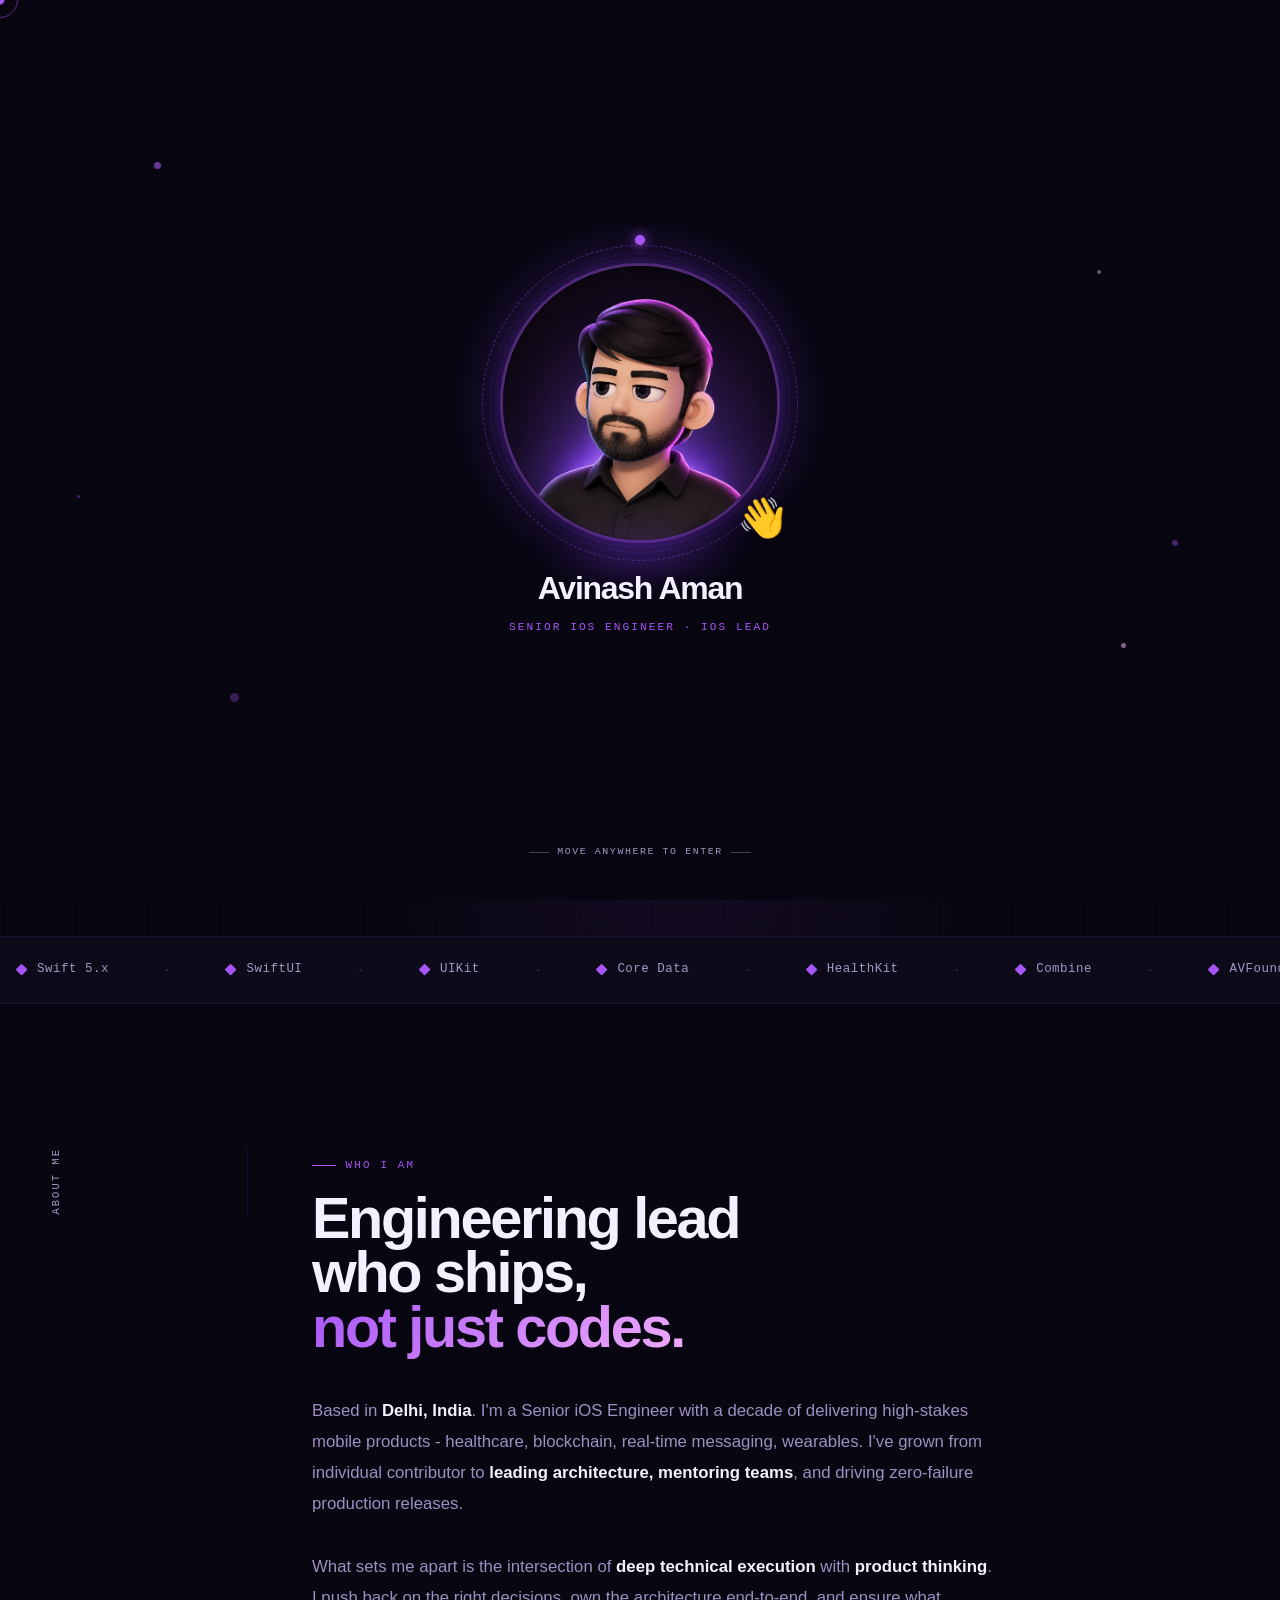
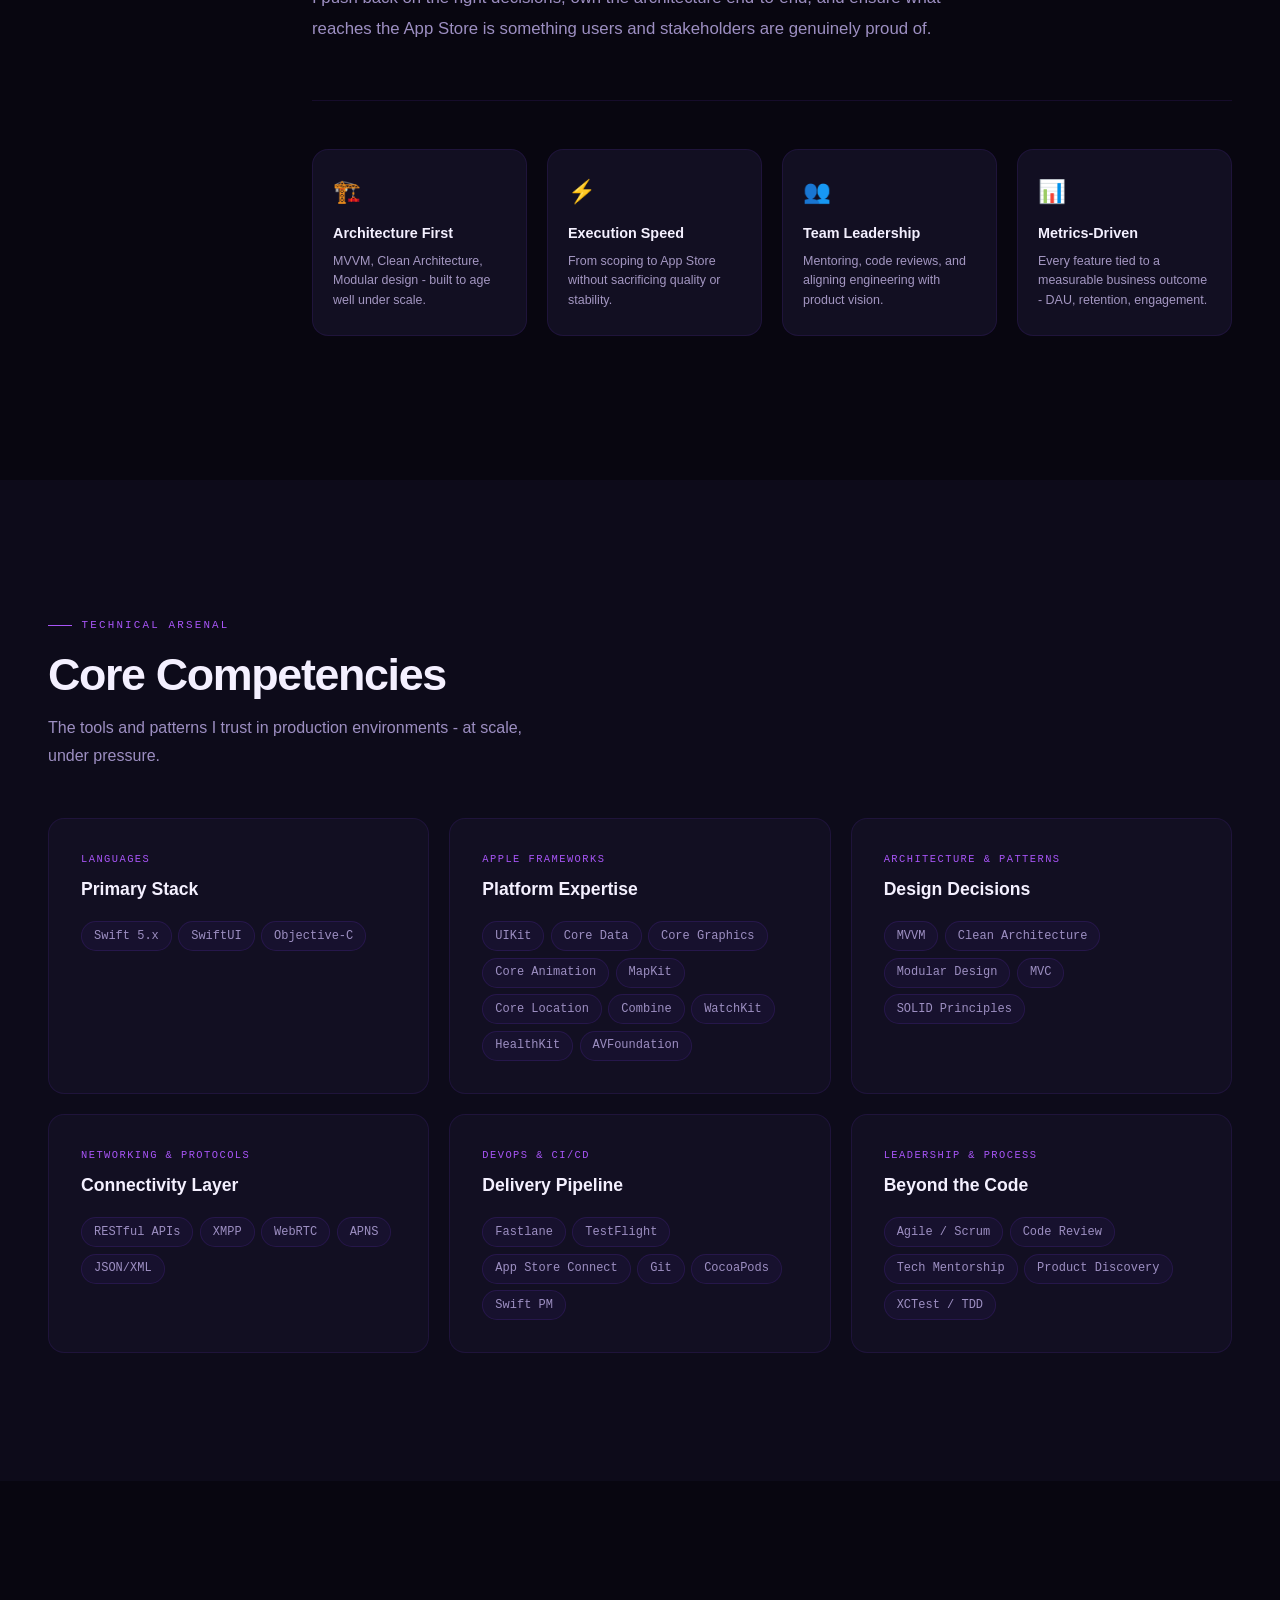
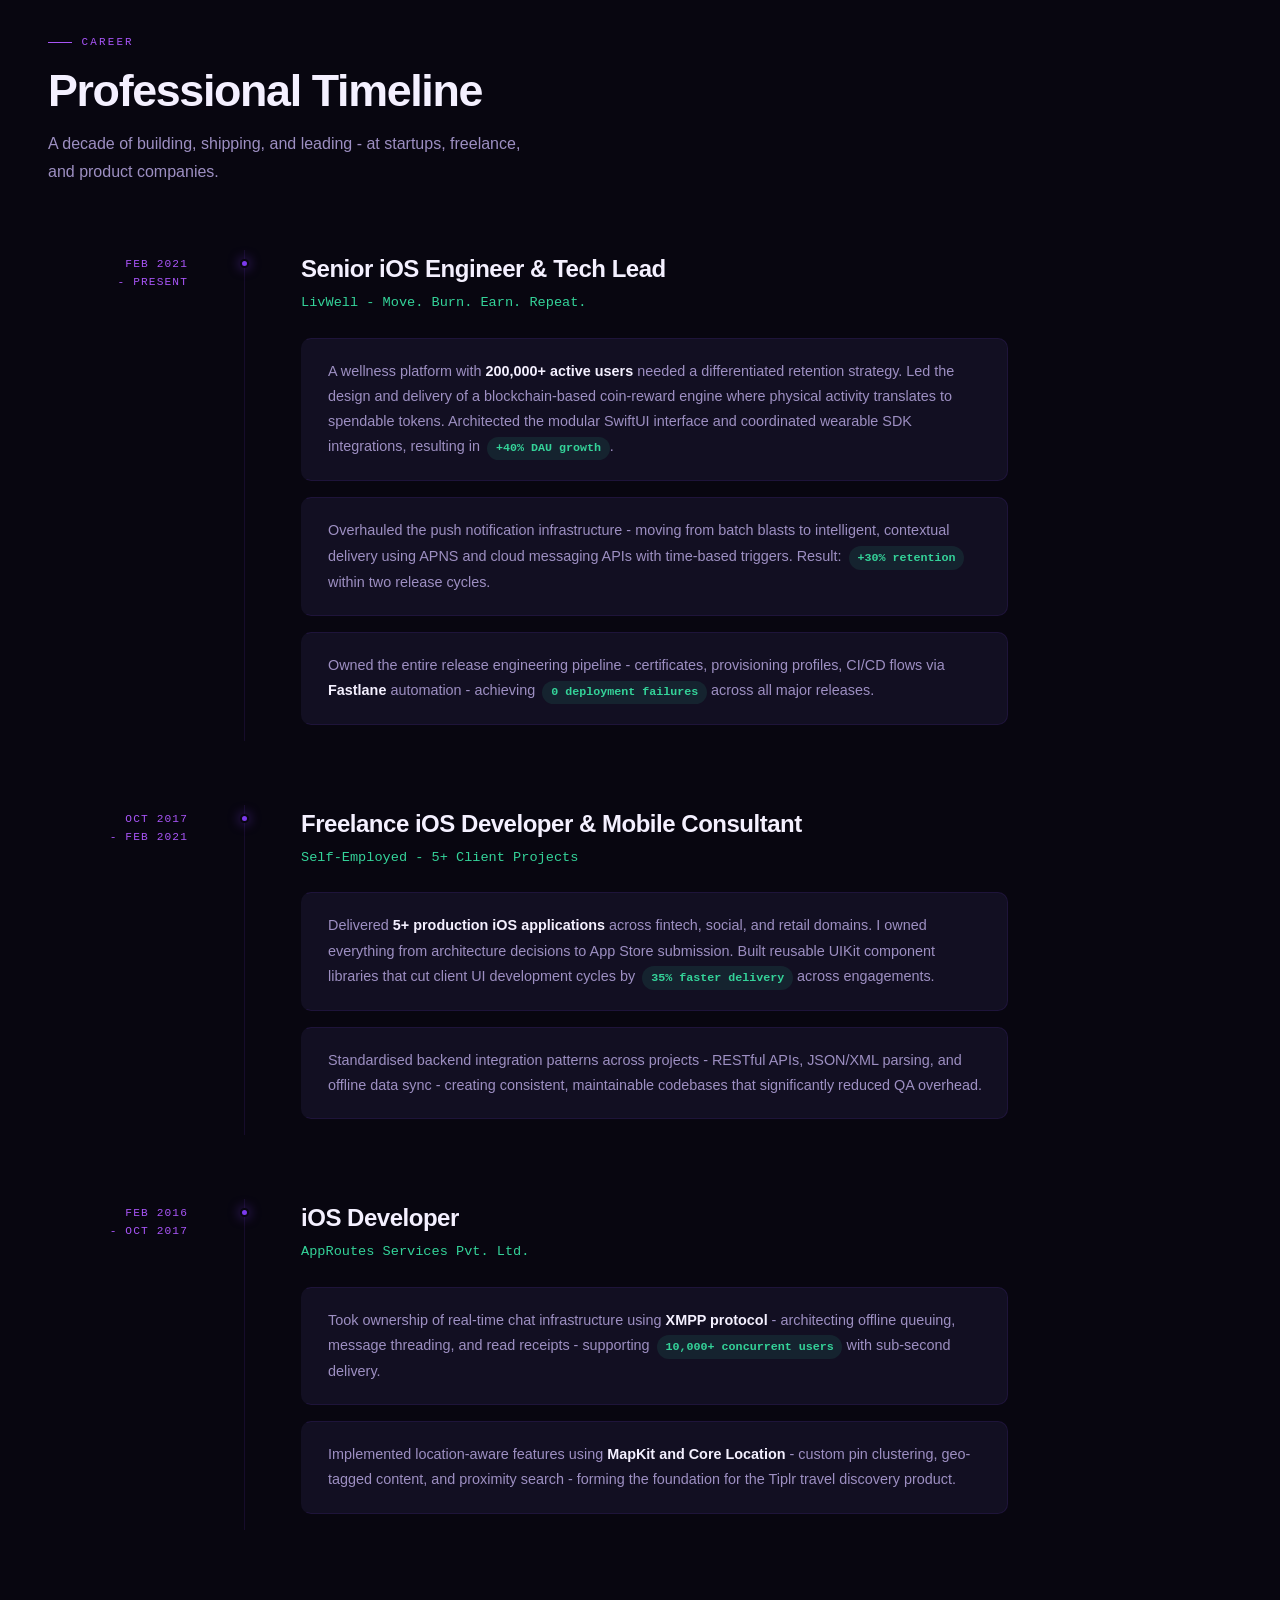
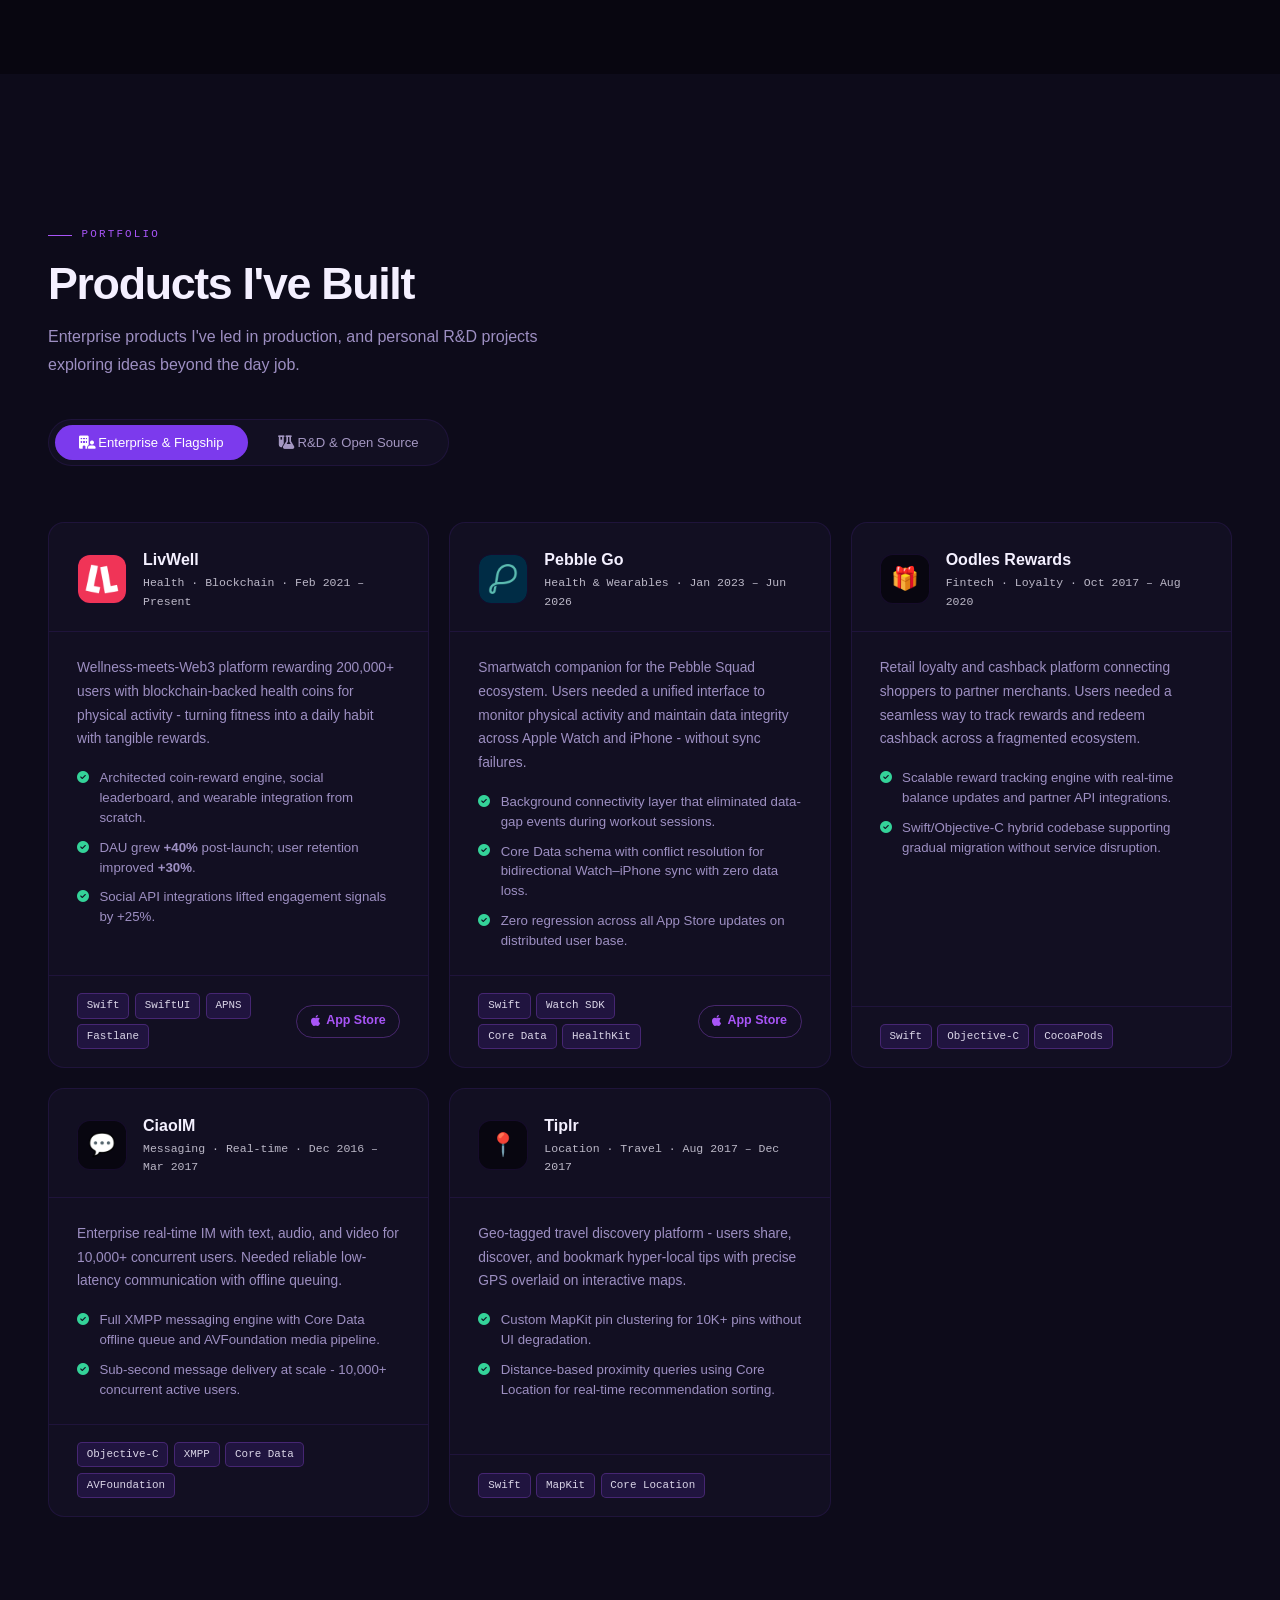
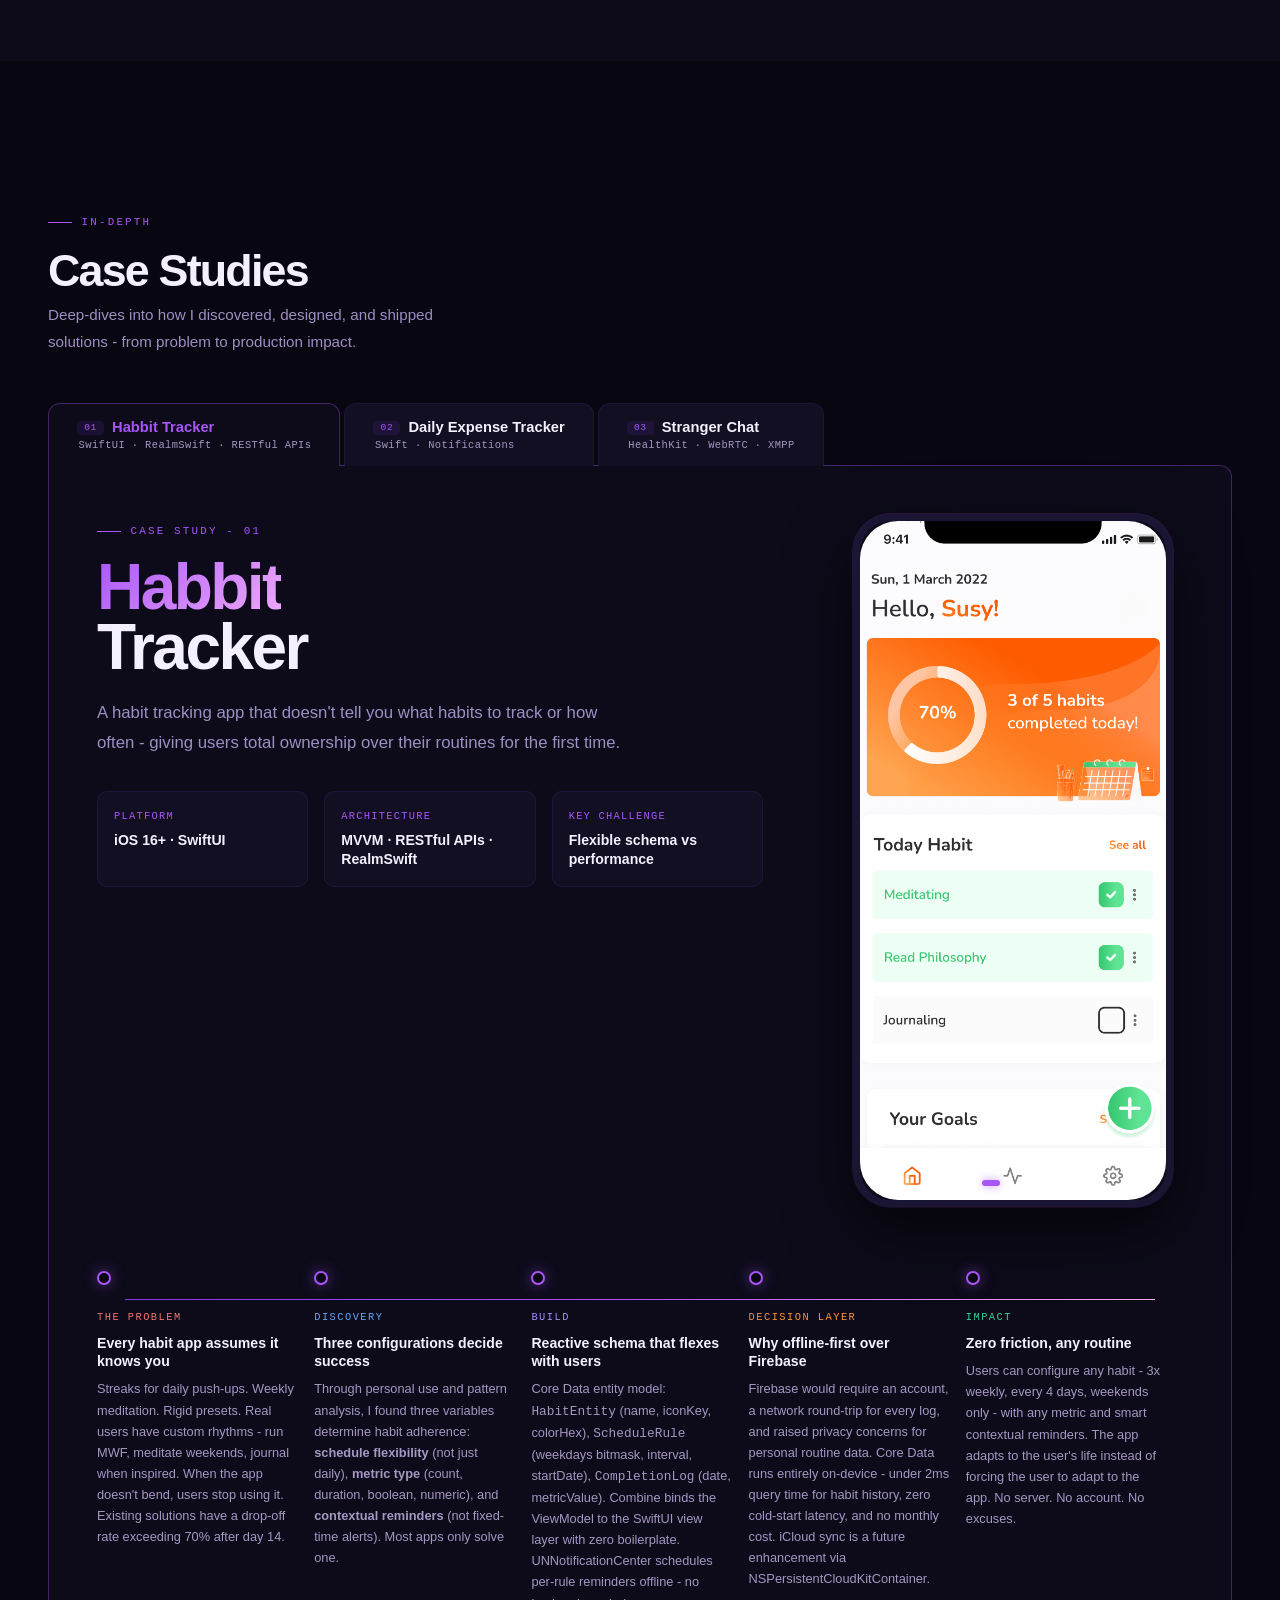
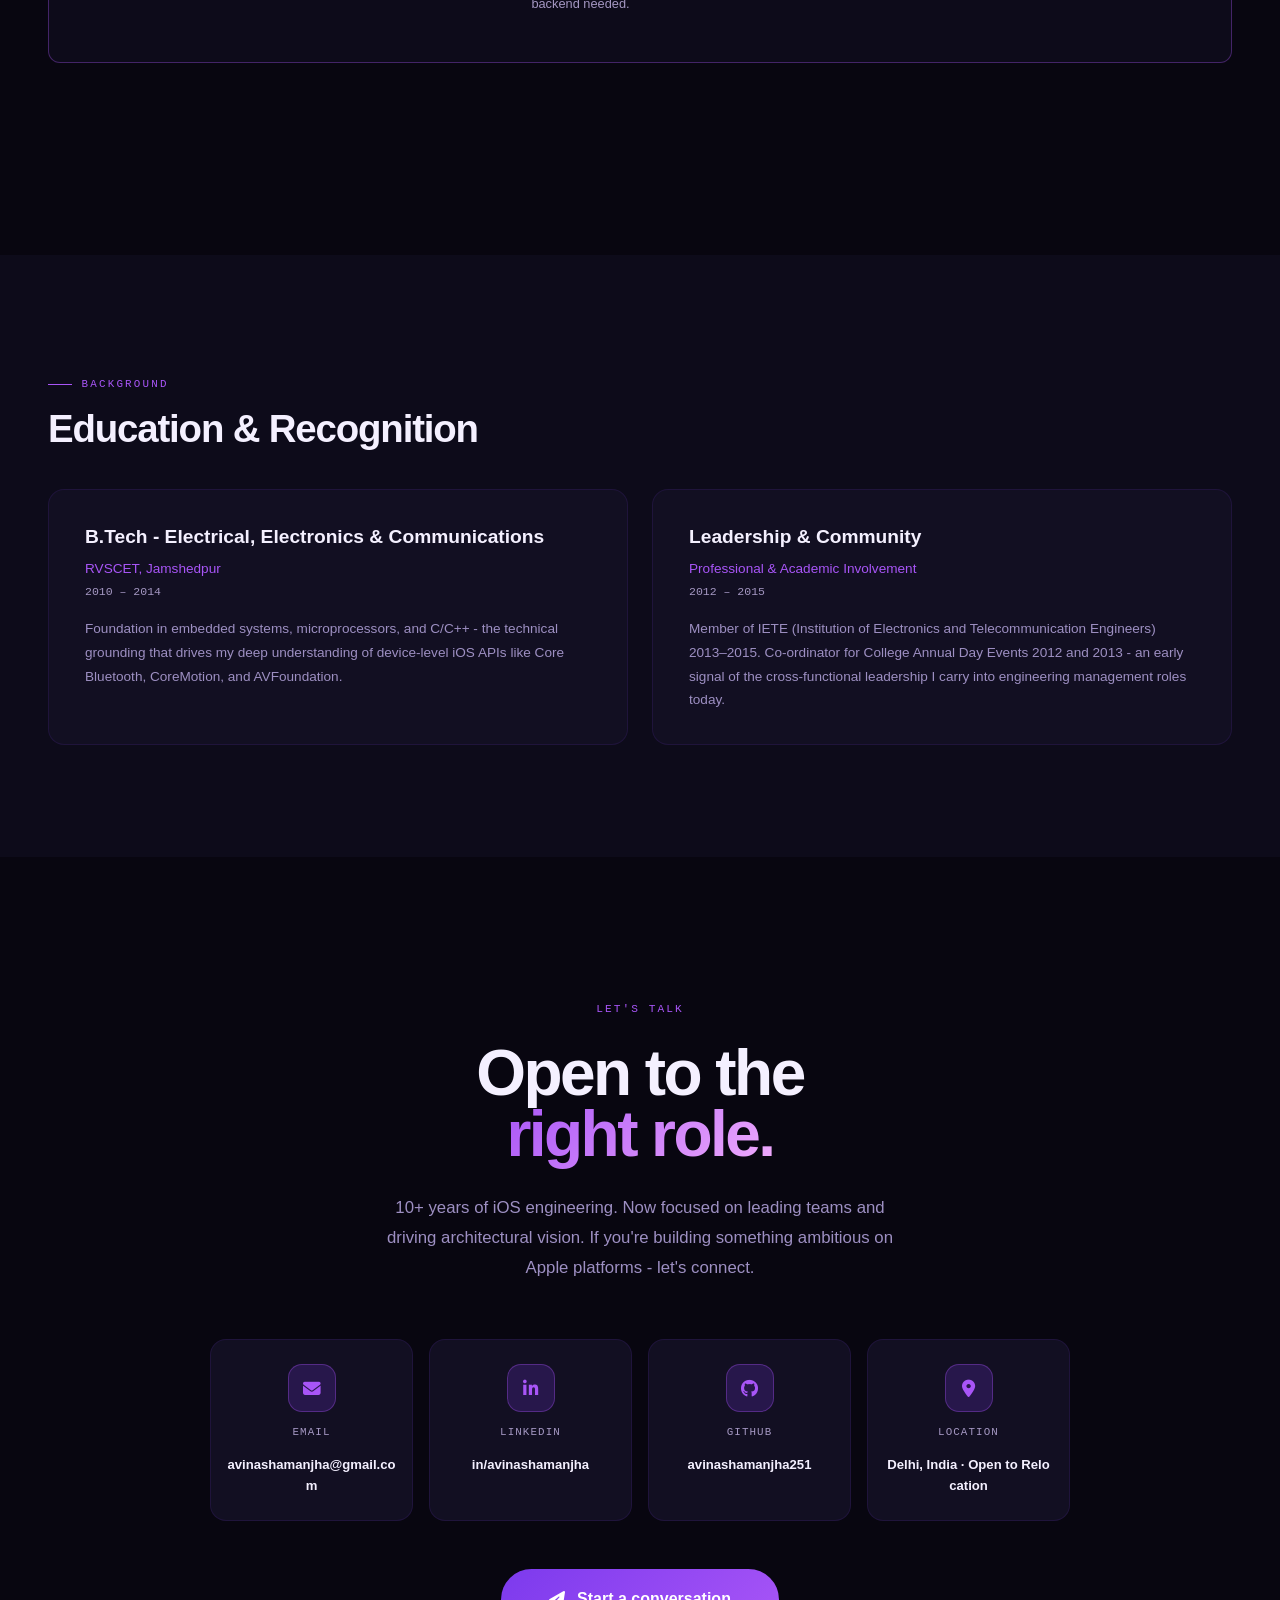
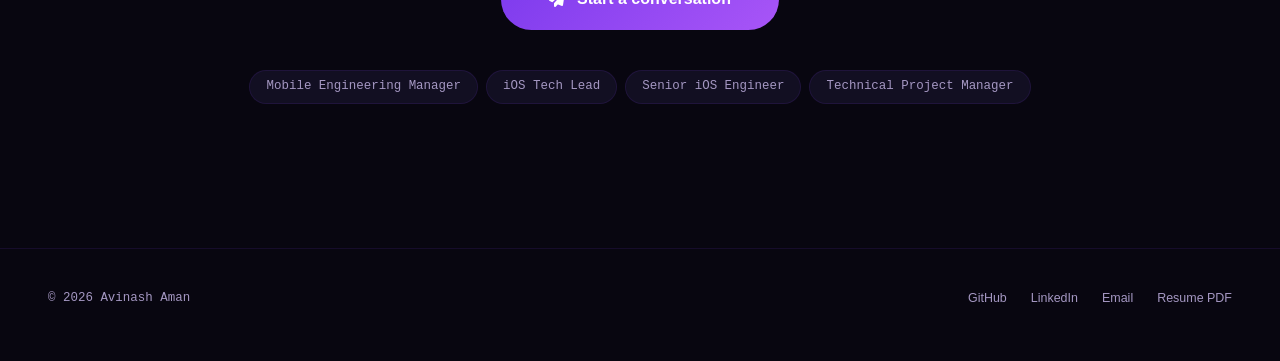
<file: avinashamanjha/index.html>
<!DOCTYPE html>
<html lang="en">
<head>
    <meta charset="UTF-8">
    <meta http-equiv="refresh" content="0; url=https://avinashamanjha251.github.io/">
    <link rel="canonical" href="https://avinashamanjha251.github.io/">
    <title>Redirecting...</title>
    <script>
        window.location.replace("https://avinashamanjha251.github.io/" + window.location.search + window.location.hash);
    </script>
</head>
<body>
    <p>Redirecting to <a href="https://avinashamanjha251.github.io/">avinashamanjha251.github.io</a>...</p>
</body>
</html>
</file>
<file: style.css>
/* ============================================================
   AVINASH AMAN — Personal Brand Portfolio V2
   Violet-dark theme, editorial layouts, GPU-light animations
   ============================================================ */

@import url('https://fonts.googleapis.com/css2?family=Sora:wght@400;600;700;800&family=Inter:wght@400;500;600&family=JetBrains+Mono:wght@400;500&display=swap');

/* ── CSS Tokens ── */
:root {
  /* Color palette — sourced from profile.png */
  --bg-base: #080610;
  --bg-surface: #0d0b1a;
  --bg-card: #120f22;
  --bg-card-hover: #1a1535;
  --border: rgba(124, 58, 237, 0.12);
  --border-accent: rgba(168, 85, 247, 0.35);

  --text-primary: #f4f0ff;
  --text-secondary: #9d8fc2;
  --text-muted: #a497c2;

  --violet: #7c3aed;
  --violet-light: #a855f7;
  --violet-glow: rgba(124, 58, 237, 0.2);
  --pink-rim: #f0abfc;
  --green-accent: #34d399;
  --orange-accent: #fb923c;

  --font-display: 'Sora', sans-serif;
  --font-body: 'Inter', sans-serif;
  --font-mono: 'JetBrains Mono', monospace;

  --ease-spring: cubic-bezier(0.16, 1, 0.3, 1);
  --ease-out: cubic-bezier(0.25, 0.46, 0.45, 0.94);
  --t-base: 0.4s var(--ease-spring);
  --t-fast: 0.2s var(--ease-out);
  --r: 16px;
  --r-sm: 10px;
}

/* ── Reset ── */
*,
*::before,
*::after {
  box-sizing: border-box;
  margin: 0;
  padding: 0;
}

html {
  scroll-behavior: smooth;
  font-size: 16px;
}

body {
  font-family: var(--font-body);
  background: var(--bg-base);
  color: var(--text-primary);
  overflow-x: hidden;
  line-height: 1.6;
  cursor: none;
}

a {
  color: inherit;
  text-decoration: none;
}

ul {
  list-style: none;
}

button {
  cursor: none;
  font-family: var(--font-body);
}

img {
  display: block;
  max-width: 100%;
}

/* ── Grain texture ── */
body::after {
  content: '';
  position: fixed;
  inset: 0;
  background: url("data:image/svg+xml,%3Csvg xmlns='http://www.w3.org/2000/svg' width='300' height='300'%3E%3Cfilter id='n'%3E%3CfeTurbulence type='fractalNoise' baseFrequency='0.75' numOctaves='4' stitchTiles='stitch'/%3E%3C/filter%3E%3Crect width='100%25' height='100%25' filter='url(%23n)' opacity='0.05'/%3E%3C/svg%3E");
  pointer-events: none;
  z-index: 8999;
  mix-blend-mode: overlay;
}

/* ── Custom Cursor ── */
#cursor {
  position: fixed;
  width: 9px;
  height: 9px;
  background: var(--violet-light);
  border-radius: 50%;
  pointer-events: none;
  z-index: 99999;
  transform: translate(-50%, -50%);
  will-change: transform;
  transition: width 0.2s, height 0.2s;
  mix-blend-mode: screen;
}

#cursor-ring {
  position: fixed;
  width: 36px;
  height: 36px;
  border: 1.5px solid rgba(168, 85, 247, 0.5);
  border-radius: 50%;
  pointer-events: none;
  z-index: 99998;
  transform: translate(-50%, -50%);
  will-change: transform;
  transition: width 0.15s, height 0.15s, border-color 0.15s;
}

.cursor-expanded #cursor {
  width: 16px;
  height: 16px;
}

.cursor-expanded #cursor-ring {
  width: 52px;
  height: 52px;
  border-color: rgba(240, 171, 252, 0.6);
}

/* ── Utility ── */
.container {
  max-width: 1360px;
  margin: 0 auto;
  padding: 0 3rem;
}

.violet-text {
  background: linear-gradient(135deg, var(--violet-light) 0%, var(--pink-rim) 100%);
  -webkit-background-clip: text;
  -webkit-text-fill-color: transparent;
  background-clip: text;
}

.section-label {
  display: inline-flex;
  align-items: center;
  gap: 0.6rem;
  font-family: var(--font-mono);
  font-size: 0.68rem;
  letter-spacing: 0.2em;
  text-transform: uppercase;
  color: var(--violet-light);
  margin-bottom: 1rem;
}

.section-label::before {
  content: '';
  width: 24px;
  height: 1px;
  background: var(--violet-light);
  flex-shrink: 0;
}

/* ── Scroll reveal ── */
.reveal {
  opacity: 0;
  transform: translateY(28px);
  transition: opacity 0.7s var(--ease-spring), transform 0.7s var(--ease-spring);
}

.reveal.d1 {
  transition-delay: 0.08s;
}

.reveal.d2 {
  transition-delay: 0.16s;
}

.reveal.d3 {
  transition-delay: 0.24s;
}

.reveal.d4 {
  transition-delay: 0.32s;
}

.reveal.visible {
  opacity: 1;
  transform: none;
}

/* ─────────────────────────────────────
   NAVIGATION
───────────────────────────────────── */
.nav {
  position: fixed;
  top: 0;
  left: 0;
  right: 0;
  z-index: 1000;
  padding: 1.75rem 3rem;
  display: flex;
  align-items: center;
  justify-content: space-between;
  transition: padding 0.4s ease, background 0.4s ease;
}

.nav.scrolled {
  background: rgba(8, 6, 16, 0.88);
  backdrop-filter: blur(24px);
  -webkit-backdrop-filter: blur(24px);
  padding: 1rem 3rem;
  border-bottom: 1px solid var(--border);
}

.nav-logo {
  font-family: var(--font-display);
  font-size: 1.15rem;
  font-weight: 800;
  letter-spacing: -0.02em;
}

.nav-logo .dot {
  color: var(--violet-light);
}

.nav-links {
  display: flex;
  gap: 2.5rem;
  align-items: center;
}

.nav-links a {
  font-size: 0.82rem;
  font-weight: 500;
  color: var(--text-secondary);
  transition: color var(--t-fast);
  letter-spacing: 0.02em;
  position: relative;
}

.nav-links a::after {
  content: '';
  position: absolute;
  bottom: -3px;
  left: 0;
  width: 0;
  height: 1px;
  background: var(--violet-light);
  transition: width var(--t-fast);
}

.nav-links a:hover {
  color: var(--text-primary);
}

.nav-links a:hover::after,
.nav-links a.active::after {
  width: 100%;
}

.nav-links a.active {
  color: var(--violet-light);
}

.nav-cta {
  display: inline-flex;
  align-items: center;
  gap: 0.5rem;
  padding: 0.5rem 1.25rem;
  border: 1px solid var(--border-accent);
  border-radius: 100px;
  font-size: 0.8rem;
  font-weight: 600;
  color: var(--violet-light);
  background: var(--violet-glow);
  transition: all var(--t-fast);
}

.nav-cta:hover {
  background: var(--violet);
  color: #fff;
  border-color: var(--violet);
}

.mobile-menu-btn {
  display: none;
  background: none;
  border: none;
  color: var(--text-primary);
  font-size: 1.4rem;
}

/* ─────────────────────────────────────
   HERO — Asymmetric split, wide-screen first
───────────────────────────────────── */
.hero {
  min-height: 100vh;
  display: grid;
  grid-template-columns: 1fr auto;
  gap: 0;
  align-items: center;
  position: relative;
  overflow: hidden;
  padding: 0;
}

/* Ambient background */
.hero-bg {
  position: absolute;
  inset: 0;
  pointer-events: none;
  overflow: hidden;
}

.orb {
  position: absolute;
  border-radius: 50%;
  filter: blur(100px);
  will-change: transform;
}

.orb-1 {
  width: 800px;
  height: 800px;
  background: radial-gradient(circle, rgba(124, 58, 237, 0.22) 0%, transparent 70%);
  top: -300px;
  left: -200px;
}

.orb-2 {
  width: 600px;
  height: 600px;
  background: radial-gradient(circle, rgba(168, 85, 247, 0.12) 0%, transparent 70%);
  bottom: -200px;
  right: 300px;
}

.orb-3 {
  width: 300px;
  height: 300px;
  background: radial-gradient(circle, rgba(240, 171, 252, 0.08) 0%, transparent 70%);
  top: 40%;
  right: 350px;
}

.hero-grid-lines {
  position: absolute;
  inset: 0;
  background-image:
    linear-gradient(rgba(124, 58, 237, 0.04) 1px, transparent 1px),
    linear-gradient(90deg, rgba(124, 58, 237, 0.04) 1px, transparent 1px);
  background-size: 72px 72px;
}

/* Left content pane */
.hero-content {
  position: relative;
  z-index: 2;
  padding: 5rem 3rem 5rem 5rem;
  max-width: 900px;
}

.hero-badge {
  display: inline-flex;
  align-items: center;
  gap: 0.6rem;
  padding: 0.4rem 1rem;
  background: rgba(124, 58, 237, 0.1);
  border: 1px solid rgba(168, 85, 247, 0.25);
  border-radius: 100px;
  font-family: var(--font-mono);
  font-size: 0.68rem;
  color: var(--violet-light);
  letter-spacing: 0.12em;
  text-transform: uppercase;
  margin-bottom: 2rem;
}

.badge-dot {
  width: 7px;
  height: 7px;
  background: var(--green-accent);
  border-radius: 50%;
  box-shadow: 0 0 10px var(--green-accent);
  animation: blink 2.2s ease-in-out infinite;
}

@keyframes blink {

  0%,
  100% {
    opacity: 1;
    transform: scale(1);
  }

  50% {
    opacity: 0.4;
    transform: scale(0.8);
  }
}

.hero-title {
  font-family: var(--font-display);
  font-size: clamp(3.2rem, 6.5vw, 7.5rem);
  font-weight: 800;
  line-height: 0.92;
  letter-spacing: -0.04em;
  color: var(--text-primary);
  margin-bottom: 2rem;
}

.hero-title .block {
  display: block;
}

.hero-title .indent {
  padding-left: 2.5rem;
}

.hero-sub {
  font-size: clamp(0.95rem, 1.5vw, 1.15rem);
  color: var(--text-secondary);
  max-width: 520px;
  line-height: 1.75;
  margin-bottom: 2.5rem;
}

.hero-actions {
  display: flex;
  gap: 1rem;
  flex-wrap: wrap;
  align-items: center;
  margin-bottom: 4rem;
}

.btn-primary {
  display: inline-flex;
  align-items: center;
  gap: 0.5rem;
  padding: 0.85rem 2rem;
  background: var(--violet);
  color: #fff;
  border-radius: 100px;
  font-family: var(--font-body);
  font-weight: 600;
  font-size: 0.88rem;
  border: none;
  transition: all var(--t-base);
  letter-spacing: 0.02em;
}

.btn-primary:hover {
  background: var(--violet-light);
  transform: translateY(-3px);
  box-shadow: 0 20px 50px rgba(124, 58, 237, 0.4);
}

.btn-ghost {
  display: inline-flex;
  align-items: center;
  gap: 0.5rem;
  padding: 0.85rem 1.75rem;
  border: 1px solid var(--border-accent);
  border-radius: 100px;
  font-family: var(--font-body);
  font-weight: 600;
  font-size: 0.88rem;
  color: var(--text-secondary);
  background: transparent;
  transition: all var(--t-fast);
}

.btn-ghost:hover {
  border-color: var(--violet-light);
  color: var(--text-primary);
  background: var(--violet-glow);
}

/* Stats row */
.hero-stats {
  display: flex;
  gap: 3rem;
  padding-top: 2.5rem;
  border-top: 1px solid var(--border);
}

.stat-val {
  font-family: var(--font-display);
  font-size: 2.4rem;
  font-weight: 800;
  letter-spacing: -0.04em;
  line-height: 1;
  margin-bottom: 0.2rem;
}

.stat-lbl {
  font-size: 0.72rem;
  color: var(--text-muted);
  text-transform: uppercase;
  letter-spacing: 0.1em;
  font-family: var(--font-mono);
}

/* Right pane — profile */
.hero-profile-pane {
  position: relative;
  z-index: 2;
  display: flex;
  align-items: center;
  justify-content: center;
  padding: 6rem 20rem 4rem 2rem;
}

/* Context wrapper for floating badges + profile */
.profile-context {
  position: relative;
  display: flex;
  align-items: center;
  justify-content: center;
  width: 100%;
}

/* Floating info badges around profile */
.profile-badge {
  position: absolute;
  display: flex;
  align-items: center;
  gap: 0.5rem;
  padding: 0.5rem 1rem;
  background: rgba(8, 6, 16, 0.75);
  backdrop-filter: blur(16px);
  -webkit-backdrop-filter: blur(16px);
  border: 1px solid rgba(168, 85, 247, 0.22);
  border-radius: 100px;
  font-size: 0.74rem;
  font-family: var(--font-body);
  font-weight: 500;
  color: var(--text-secondary);
  white-space: nowrap;
  z-index: 5;
  box-shadow: 0 8px 24px rgba(0, 0, 0, 0.3);
}

.profile-badge .pb-icon {
  font-size: 0.85rem;
}

.profile-badge .pb-dot {
  width: 7px;
  height: 7px;
  background: var(--green-accent);
  border-radius: 50%;
  box-shadow: 0 0 8px var(--green-accent);
  animation: blink 2s ease-in-out infinite;
}

.pb-tl {
  top: 8%;
  left: -28px;
  animation: badge-float 4.2s ease-in-out infinite;
}

.pb-tr {
  top: 30%;
  right: -24px;
  animation: badge-float 3.8s ease-in-out 0.9s infinite;
}

.pb-bl {
  bottom: 28%;
  left: -36px;
  animation: badge-float 4.6s ease-in-out 0.5s infinite;
}

.pb-br {
  bottom: 10%;
  right: -20px;
  animation: badge-float 3.5s ease-in-out 1.4s infinite;
}

@keyframes badge-float {

  0%,
  100% {
    transform: translateY(0px);
  }

  50% {
    transform: translateY(-7px);
  }
}

.profile-wrap {
  position: relative;
  width: 380px;
  height: 380px;
}

/* Profile photo */
.profile-img-frame {
  width: 100%;
  height: 100%;
  border-radius: 50%;
  overflow: hidden;
  border: 2px solid rgba(168, 85, 247, 0.3);
  position: relative;
  z-index: 2;
  transition: border-color 0.4s ease, box-shadow 0.4s ease;
}

.profile-img-frame img {
  width: 100%;
  height: 100%;
  object-fit: cover;
  transition: transform 0.6s var(--ease-spring);
}

/* Hover animation on profile */
.profile-wrap:hover .profile-img-frame {
  border-color: var(--violet-light);
  box-shadow:
    0 0 0 8px rgba(168, 85, 247, 0.08),
    0 0 60px rgba(124, 58, 237, 0.5),
    0 0 120px rgba(168, 85, 247, 0.2);
}

.profile-wrap:hover .profile-img-frame img {
  transform: scale(1.04);
}

/* Spinning ring on hover */
.profile-ring {
  position: absolute;
  inset: -18px;
  border-radius: 50%;
  border: 1.5px dashed rgba(168, 85, 247, 0.3);
  transition: opacity 0.4s, border-color 0.4s;
  animation: ring-spin 20s linear infinite;
}

.profile-ring-2 {
  position: absolute;
  inset: -32px;
  border-radius: 50%;
  border: 1px dashed rgba(124, 58, 237, 0.2);
  animation: ring-spin 30s linear infinite reverse;
}

@keyframes ring-spin {
  from {
    transform: rotate(0deg);
  }

  to {
    transform: rotate(360deg);
  }
}

.profile-wrap:hover .profile-ring {
  border-color: rgba(168, 85, 247, 0.6);
}

.profile-wrap:hover .profile-ring-2 {
  border-color: rgba(240, 171, 252, 0.3);
}

/* Floating orbit dots */
.orbit-dot {
  position: absolute;
  width: 8px;
  height: 8px;
  background: var(--violet-light);
  border-radius: 50%;
  box-shadow: 0 0 12px var(--violet-light);
  animation: orbit 8s linear infinite;
  transform-origin: 0 0;
}

.orbit-dot:nth-child(2) {
  animation-delay: -4s;
  background: var(--pink-rim);
  box-shadow: 0 0 12px var(--pink-rim);
}

@keyframes orbit {
  from {
    transform: rotate(0deg) translateX(210px) rotate(0deg);
  }

  to {
    transform: rotate(360deg) translateX(210px) rotate(-360deg);
  }
}

/* Float animation on profile */
.profile-float-inner {
  animation: float 6s ease-in-out infinite;
  will-change: transform;
}

@keyframes float {

  0%,
  100% {
    transform: translateY(0);
  }

  50% {
    transform: translateY(-14px);
  }
}

/* Glow base under profile */
.profile-glow {
  position: absolute;
  bottom: -60px;
  left: 50%;
  transform: translateX(-50%);
  width: 280px;
  height: 120px;
  background: radial-gradient(ellipse, rgba(124, 58, 237, 0.5) 0%, transparent 70%);
  filter: blur(30px);
  z-index: 1;
  transition: opacity 0.4s ease;
}

.profile-wrap:hover .profile-glow {
  opacity: 1.5;
}

/* Scroll hint */
.scroll-hint {
  position: absolute;
  bottom: 2.5rem;
  left: 50%;
  transform: translateX(-50%);
  display: flex;
  flex-direction: column;
  align-items: center;
  gap: 0.5rem;
  font-family: var(--font-mono);
  font-size: 0.65rem;
  color: var(--text-muted);
  letter-spacing: 0.12em;
  z-index: 3;
}

.scroll-line {
  width: 1px;
  height: 56px;
  background: linear-gradient(to bottom, rgba(168, 85, 247, 0.6), transparent);
  animation: scroll-fade 2.5s ease-in-out infinite;
}

@keyframes scroll-fade {

  0%,
  100% {
    opacity: 0.2;
    transform: scaleY(1);
  }

  50% {
    opacity: 1;
    transform: scaleY(1.15);
  }
}

/* ─────────────────────────────────────
   MARQUEE TICKER (skill scroll)
───────────────────────────────────── */
.marquee-section {
  border-top: 1px solid var(--border);
  border-bottom: 1px solid var(--border);
  padding: 1.25rem 0;
  overflow: hidden;
  background: var(--bg-surface);
  position: relative;
  z-index: 2;
}

.marquee-track {
  display: flex;
  gap: 2.5rem;
  width: max-content;
  animation: marquee 35s linear infinite;
  will-change: transform;
}

.marquee-section:hover .marquee-track {
  animation-play-state: paused;
}

@keyframes marquee {
  from {
    transform: translateX(0);
  }

  to {
    transform: translateX(-50%);
  }
}

.marquee-item {
  display: inline-flex;
  align-items: center;
  gap: 0.6rem;
  font-family: var(--font-mono);
  font-size: 0.78rem;
  color: var(--text-muted);
  white-space: nowrap;
  letter-spacing: 0.04em;
  padding: 0.2rem 1rem;
}

.marquee-item i {
  color: var(--violet-light);
  font-size: 0.7rem;
}

.marquee-sep {
  color: var(--border-accent);
}

/* ─────────────────────────────────────
   ABOUT — Editorial newspaper style
───────────────────────────────────── */
.about-section {
  background: var(--bg-base);
  padding: 9rem 0;
}

.about-editorial {
  display: grid;
  grid-template-columns: 200px 1fr;
  gap: 0;
  max-width: 1360px;
  margin: 0 auto;
  padding: 0 3rem;
}

.about-left-rail {
  border-right: 1px solid var(--border);
  padding-right: 3rem;
  display: flex;
  flex-direction: column;
  gap: 3rem;
  position: sticky;
  top: 5rem;
  height: fit-content;
  align-self: start;
}

.rail-label {
  writing-mode: vertical-rl;
  transform: rotate(180deg);
  font-family: var(--font-mono);
  font-size: 0.65rem;
  letter-spacing: 0.2em;
  text-transform: uppercase;
  color: var(--text-muted);
}

.about-right-content {
  padding-left: 4rem;
}

.about-headline {
  font-family: var(--font-display);
  font-size: clamp(2.5rem, 4.5vw, 5rem);
  font-weight: 800;
  letter-spacing: -0.04em;
  line-height: 0.95;
  margin-bottom: 2.5rem;
  color: var(--text-primary);
}

.about-body-text {
  font-size: 1.05rem;
  color: var(--text-secondary);
  line-height: 1.85;
  max-width: 680px;
  margin-bottom: 2rem;
  column-gap: 3rem;
}

.about-body-text strong {
  color: var(--text-primary);
  font-weight: 600;
}

.values-row {
  display: grid;
  grid-template-columns: repeat(4, 1fr);
  gap: 1.25rem;
  margin-top: 3.5rem;
  padding-top: 3rem;
  border-top: 1px solid var(--border);
}

.val-card {
  background: var(--bg-card);
  border: 1px solid var(--border);
  border-radius: var(--r);
  padding: 1.5rem 1.25rem;
  transition: all var(--t-base);
  position: relative;
  overflow: hidden;
}

.val-card::before {
  content: '';
  position: absolute;
  top: 0;
  left: 0;
  right: 0;
  height: 2px;
  background: linear-gradient(90deg, var(--violet), var(--violet-light));
  transform: scaleX(0);
  transform-origin: left;
  transition: transform 0.4s var(--ease-spring);
}

.val-card:hover {
  border-color: var(--border-accent);
  transform: translateY(-5px);
  background: var(--bg-card-hover);
}

.val-card:hover::before {
  transform: scaleX(1);
}

.val-icon {
  font-size: 1.4rem;
  margin-bottom: 0.75rem;
}

.val-name {
  font-family: var(--font-display);
  font-size: 0.9rem;
  font-weight: 700;
  color: var(--text-primary);
  margin-bottom: 0.4rem;
}

.val-desc {
  font-size: 0.78rem;
  color: var(--text-muted);
  line-height: 1.6;
}

/* ─────────────────────────────────────
   SKILLS
───────────────────────────────────── */
.skills-section {
  background: var(--bg-surface);
  padding: 8rem 0;
}

.skills-grid {
  display: grid;
  grid-template-columns: repeat(3, 1fr);
  gap: 1.25rem;
}

.skill-group {
  background: var(--bg-card);
  border: 1px solid var(--border);
  border-radius: var(--r);
  padding: 2rem;
  transition: all var(--t-base);
  position: relative;
  overflow: hidden;
}

.skill-group::after {
  content: '';
  position: absolute;
  inset: 0;
  background: radial-gradient(ellipse at top left, rgba(124, 58, 237, 0.08), transparent 60%);
  opacity: 0;
  transition: opacity 0.4s;
}

.skill-group:hover {
  border-color: var(--border-accent);
  transform: translateY(-4px);
}

.skill-group:hover::after {
  opacity: 1;
}

.sk-cat {
  font-family: var(--font-mono);
  font-size: 0.65rem;
  text-transform: uppercase;
  letter-spacing: 0.14em;
  color: var(--violet-light);
  margin-bottom: 0.5rem;
}

.sk-title {
  font-family: var(--font-display);
  font-size: 1.1rem;
  font-weight: 700;
  margin-bottom: 1.1rem;
  color: var(--text-primary);
}

.pill-row {
  display: flex;
  flex-wrap: wrap;
  gap: 0.4rem;
}

.pill {
  padding: 0.28rem 0.75rem;
  background: rgba(124, 58, 237, 0.06);
  border: 1px solid rgba(124, 58, 237, 0.15);
  border-radius: 100px;
  font-size: 0.75rem;
  color: var(--text-secondary);
  font-family: var(--font-mono);
  transition: all var(--t-fast);
}

.pill:hover {
  background: rgba(124, 58, 237, 0.15);
  border-color: var(--border-accent);
  color: var(--violet-light);
}

/* ─────────────────────────────────────
   EXPERIENCE — Sticky date rail
───────────────────────────────────── */
.exp-section {
  background: var(--bg-base);
  padding: 9rem 0;
}

.exp-list {
  display: flex;
  flex-direction: column;
  gap: 4rem;
  max-width: 960px;
}

.exp-entry {
  display: grid;
  grid-template-columns: 140px 1fr;
  gap: 0 3.5rem;
  align-items: start;
}

.exp-date-col {
  text-align: right;
  padding-top: 0.35rem;
  position: sticky;
  top: 5rem;
  align-self: start;
}

.exp-yr {
  font-family: var(--font-mono);
  font-size: 0.7rem;
  color: var(--violet-light);
  letter-spacing: 0.1em;
  text-transform: uppercase;
  line-height: 1.6;
}

.exp-body {
  border-left: 1px solid var(--border);
  padding-left: 3.5rem;
  position: relative;
}

.exp-body::before {
  content: '';
  position: absolute;
  left: -5px;
  top: 0.55rem;
  width: 9px;
  height: 9px;
  background: var(--violet);
  border: 2px solid var(--bg-base);
  border-radius: 50%;
  box-shadow: 0 0 12px rgba(124, 58, 237, 0.6);
}

.exp-role {
  font-family: var(--font-display);
  font-size: 1.5rem;
  font-weight: 700;
  letter-spacing: -0.02em;
  margin-bottom: 0.2rem;
  color: var(--text-primary);
}

.exp-co {
  font-size: 0.85rem;
  color: var(--green-accent);
  font-weight: 500;
  margin-bottom: 1.5rem;
  font-family: var(--font-mono);
}

.story-card {
  background: var(--bg-card);
  border: 1px solid var(--border);
  border-radius: var(--r-sm);
  padding: 1.25rem 1.5rem;
  margin-bottom: 1rem;
  transition: all var(--t-base);
  border-left: 3px solid transparent;
}

.story-card:hover {
  border-left-color: var(--violet);
  transform: translateX(5px);
  background: var(--bg-card-hover);
}

.story-card p {
  font-size: 0.9rem;
  color: var(--text-secondary);
  line-height: 1.75;
}

.story-card p strong {
  color: var(--text-primary);
  font-weight: 600;
}

.metric {
  display: inline-flex;
  align-items: center;
  gap: 0.25rem;
  background: rgba(52, 211, 153, 0.1);
  color: var(--green-accent);
  padding: 0.1rem 0.55rem;
  border-radius: 100px;
  font-family: var(--font-mono);
  font-size: 0.73rem;
  font-weight: 600;
  margin-left: 0.2rem;
}

/* ─────────────────────────────────────
   PROJECTS — Tabs + Cards
───────────────────────────────────── */
.projects-section {
  background: var(--bg-surface);
  padding: 9rem 0;
}

.proj-tabs {
  display: flex;
  gap: 0.4rem;
  background: var(--bg-card);
  border: 1px solid var(--border);
  border-radius: 100px;
  padding: 0.35rem;
  width: fit-content;
  margin-bottom: 3.5rem;
}

.tab {
  padding: 0.6rem 1.5rem;
  border-radius: 100px;
  border: none;
  background: transparent;
  color: var(--text-muted);
  font-size: 0.82rem;
  font-weight: 500;
  transition: all var(--t-fast);
}

.tab.active {
  background: var(--violet);
  color: #fff;
}

.tab:hover:not(.active) {
  color: var(--text-primary);
}

/* Enterprise grid */
.ent-grid {
  display: grid;
  grid-template-columns: repeat(3, 1fr);
  gap: 1.25rem;
}

.ent-card {
  background: var(--bg-card);
  border: 1px solid var(--border);
  border-radius: var(--r);
  overflow: hidden;
  display: flex;
  flex-direction: column;
  transition: all var(--t-base);
}

.ent-card:hover {
  border-color: var(--border-accent);
  transform: translateY(-6px);
  box-shadow: 0 30px 70px rgba(0, 0, 0, 0.5), 0 0 0 1px rgba(124, 58, 237, 0.1);
}

.ent-head {
  padding: 1.5rem 1.75rem 1.25rem;
  border-bottom: 1px solid var(--border);
  display: flex;
  align-items: center;
  gap: 1rem;
}

.app-icon {
  width: 50px;
  height: 50px;
  border-radius: 13px;
  overflow: hidden;
  background: var(--bg-base);
  border: 1px solid var(--border);
  display: flex;
  align-items: center;
  justify-content: center;
  font-size: 1.4rem;
  flex-shrink: 0;
}

.app-icon img {
  width: 100%;
  height: 100%;
  object-fit: cover;
}

.app-name {
  font-family: var(--font-display);
  font-size: 1rem;
  font-weight: 700;
  margin-bottom: 0.1rem;
}

.app-cat {
  font-size: 0.72rem;
  color: rgba(244, 240, 255, 0.75);
  font-family: var(--font-mono);
}

.ent-body {
  padding: 1.5rem 1.75rem;
  flex: 1;
}

.ent-context {
  font-size: 0.86rem;
  color: var(--text-secondary);
  line-height: 1.72;
  margin-bottom: 1.1rem;
}

.outcomes {
  display: flex;
  flex-direction: column;
  gap: 0.6rem;
}

.outcome {
  display: flex;
  align-items: flex-start;
  gap: 0.65rem;
  font-size: 0.83rem;
  color: var(--text-secondary);
  line-height: 1.5;
}

.outcome i {
  color: var(--green-accent);
  font-size: 0.75rem;
  margin-top: 0.18rem;
  flex-shrink: 0;
}

.ent-foot {
  padding: 1.1rem 1.75rem;
  border-top: 1px solid var(--border);
  display: flex;
  align-items: center;
  justify-content: space-between;
  gap: 0.75rem;
  color: rgba(244, 240, 255, 0.85);
}

.tags {
  display: flex;
  flex-wrap: wrap;
  gap: 0.35rem;
}

.tag {
  padding: 0.18rem 0.55rem;
  background: rgba(124, 58, 237, 0.14);
  border: 1px solid rgba(168, 85, 247, 0.28);
  border-radius: 5px;
  font-size: 0.68rem;
  color: rgba(244, 240, 255, 0.88);
  font-family: var(--font-mono);
}

.store-link {
  display: inline-flex;
  align-items: center;
  gap: 0.4rem;
  font-size: 0.78rem;
  color: var(--violet-light);
  font-weight: 600;
  border: 1px solid var(--border-accent);
  padding: 0.35rem 0.85rem;
  border-radius: 100px;
  transition: all var(--t-fast);
  white-space: nowrap;
  flex-shrink: 0;
}

.store-link:hover {
  background: var(--violet-glow);
}

/* R&D Accordion */
.rd-list {
  display: flex;
  flex-direction: column;
  border: 1px solid var(--border);
  border-radius: var(--r);
  overflow: hidden;
}

.rd-item {
  border-bottom: 1px solid var(--border);
  transition: background var(--t-fast);
}

.rd-item:last-child {
  border-bottom: none;
}

.rd-trigger {
  padding: 1.5rem 2rem;
  display: flex;
  align-items: center;
  justify-content: space-between;
  cursor: pointer;
  gap: 1.5rem;
  transition: background var(--t-fast);
}

.rd-trigger:hover {
  background: var(--bg-card-hover);
}

.rd-left {
  display: flex;
  align-items: center;
  gap: 1.2rem;
}

.rd-ico {
  width: 42px;
  height: 42px;
  border-radius: 11px;
  border: 1px solid var(--border);
  display: flex;
  align-items: center;
  justify-content: center;
  font-size: 1rem;
  flex-shrink: 0;
  transition: border-color var(--t-fast), box-shadow var(--t-fast);
}

.rd-item.open .rd-ico {
  border-color: var(--violet-light);
  box-shadow: 0 0 16px rgba(168, 85, 247, 0.25);
}

.rd-name {
  font-family: var(--font-display);
  font-size: 1rem;
  font-weight: 700;
  margin-bottom: 0.15rem;
}

.rd-sub {
  font-size: 0.75rem;
  color: var(--text-muted);
  font-family: var(--font-mono);
}

.rd-toggle {
  width: 28px;
  height: 28px;
  border-radius: 50%;
  border: 1px solid var(--border);
  background: none;
  color: var(--text-muted);
  display: flex;
  align-items: center;
  justify-content: center;
  font-size: 0.75rem;
  flex-shrink: 0;
  transition: all var(--t-fast);
}

.rd-item.open .rd-toggle {
  background: var(--violet);
  color: #fff;
  border-color: var(--violet);
  transform: rotate(45deg);
}

.rd-panel {
  max-height: 0;
  overflow: hidden;
  transition: max-height 0.55s var(--ease-spring);
}

.rd-panel.open {
  max-height: 1200px;
}

.rd-panel-inner {
  padding: 0 2rem 2rem;
}

/* ─────────────────────────────────────
   CASE STUDY SECTION
───────────────────────────────────── */
.casestudy-section {
  background: var(--bg-base);
  padding: 9rem 0;
}

/* Case study header with folder-style tabs */
.cs-header-top {
  margin-bottom: 0;
}

.cs-header-top .section-label {
  display: inline-flex;
}

.cs-header-top h2 {
  margin-bottom: 0.5rem;
}

.cs-header-top p {
  margin-bottom: 0;
}

/* FOLDER TABS — visible tab strip */
.cs-tabs-strip {
  display: flex;
  align-items: flex-end;
  gap: 4px;
  margin-top: 3rem;
  position: relative;
  z-index: 1;
}

.cs-tab {
  display: flex;
  flex-direction: column;
  gap: 0.25rem;
  padding: 1rem 1.75rem 0.9rem;
  background: var(--bg-card);
  border: 1px solid var(--border);
  border-bottom: none;
  border-radius: 12px 12px 0 0;
  color: var(--text-muted);
  font-family: var(--font-body);
  transition: all var(--t-fast);
  position: relative;
  cursor: pointer;
  min-width: 190px;
}

.cs-tab::after {
  content: '';
  position: absolute;
  bottom: -1px;
  left: 0;
  right: 0;
  height: 1px;
  background: var(--bg-card);
  transition: background var(--t-fast);
}

.cs-tab.active {
  background: var(--bg-surface);
  border-color: var(--border-accent);
  color: var(--text-primary);
}

.cs-tab.active::after {
  background: var(--bg-surface);
}

.cs-tab:hover:not(.active) {
  background: var(--bg-card-hover);
  border-color: rgba(124, 58, 237, 0.2);
}

.cs-tab-row1 {
  display: flex;
  align-items: center;
  gap: 0.5rem;
}

.cs-tab-num {
  font-family: var(--font-mono);
  font-size: 0.6rem;
  color: var(--violet-light);
  background: rgba(124, 58, 237, 0.12);
  padding: 0.1rem 0.45rem;
  border-radius: 4px;
  letter-spacing: 0.06em;
  flex-shrink: 0;
}

.cs-tab-title {
  font-family: var(--font-display);
  font-size: 0.92rem;
  font-weight: 700;
  color: var(--text-primary);
  line-height: 1;
}

.cs-tab.active .cs-tab-title {
  color: var(--violet-light);
}

.cs-tab-desc {
  font-family: var(--font-mono);
  font-size: 0.65rem;
  color: var(--text-muted);
  letter-spacing: 0.04em;
  padding-left: 0.1rem;
}

/* Tab content container — connects visually to tabs */
.cs-tab-content-area {
  background: var(--bg-surface);
  border: 1px solid var(--border-accent);
  border-radius: 0 12px 12px 12px;
  padding: 3rem;
  margin-bottom: 3rem;
}

/* Individual case study */
.cs-article {
  display: none;
}

.cs-article.active {
  display: block;
}

.cs-top-row {
  display: grid;
  grid-template-columns: 1fr 340px;
  gap: 5rem;
  margin-bottom: 4rem;
  align-items: start;
}

.cs-app-name {
  font-family: var(--font-display);
  font-size: clamp(2.5rem, 5vw, 5rem);
  font-weight: 800;
  letter-spacing: -0.04em;
  line-height: 0.95;
  margin-bottom: 1.25rem;
}

.cs-tagline {
  font-size: 1.05rem;
  color: var(--text-secondary);
  max-width: 540px;
  line-height: 1.8;
  margin-bottom: 2rem;
}

.cs-meta-grid {
  display: grid;
  grid-template-columns: repeat(3, 1fr);
  gap: 1rem;
}

.cs-meta-item {
  background: var(--bg-card);
  border: 1px solid var(--border);
  border-radius: var(--r-sm);
  padding: 1rem;
}

.cs-meta-label {
  font-family: var(--font-mono);
  font-size: 0.65rem;
  text-transform: uppercase;
  letter-spacing: 0.12em;
  color: var(--violet-light);
  margin-bottom: 0.4rem;
}

.cs-meta-val {
  font-size: 0.88rem;
  color: var(--text-primary);
  font-weight: 600;
  line-height: 1.4;
}

.cs-preview-frame {
  position: relative;
  background: var(--bg-surface);
  border: 7px solid #1a1532;
  border-radius: 38px;
  aspect-ratio: 375 / 812;
  overflow: hidden;
  color: var(--text-muted);
  font-size: 0.8rem;
  font-family: var(--font-mono);
  text-align: center;
  padding: 0;
  max-width: 320px;
  width: 100%;
  margin: 0 auto;
  box-shadow: 0 25px 65px rgba(0, 0, 0, 0.65), 0 0 0 1px rgba(168, 85, 247, 0.22);
}

.cs-preview-frame img {
  width: 100%;
  height: 100%;
  object-fit: cover;
  object-position: top center;
  display: block;
  border-radius: 30px;
}

.cs-preview-note {
  display: flex;
  flex-direction: column;
  align-items: center;
  gap: 0.75rem;
  padding: 1.5rem;
}

.cs-preview-note i {
  font-size: 2rem;
  opacity: 0.3;
}

/* Journey steps */
.cs-journey {
  position: relative;
}

.cs-journey-line {
  position: absolute;
  top: 28px;
  left: 28px;
  right: 28px;
  height: 1px;
  background: linear-gradient(90deg, var(--violet), var(--violet-light), var(--pink-rim));
  z-index: 0;
}

.cs-steps {
  display: grid;
  grid-template-columns: repeat(5, 1fr);
  gap: 0;
  position: relative;
  z-index: 1;
}

.cs-step {
  padding: 0 1rem 0 0;
}

.cs-step-dot-wrap {
  display: flex;
  align-items: center;
  gap: 0;
  margin-bottom: 1.5rem;
}

.cs-step-dot {
  width: 14px;
  height: 14px;
  border-radius: 50%;
  background: var(--bg-base);
  border: 2px solid var(--violet-light);
  box-shadow: 0 0 14px rgba(168, 85, 247, 0.5);
  flex-shrink: 0;
  transition: transform 0.3s, box-shadow 0.3s;
}

.cs-step:hover .cs-step-dot {
  transform: scale(1.4);
  box-shadow: 0 0 20px rgba(168, 85, 247, 0.8);
}

.cs-step-num {
  font-family: var(--font-mono);
  font-size: 0.65rem;
  letter-spacing: 0.14em;
  text-transform: uppercase;
  margin-bottom: 0.5rem;
}

.cs-step-num.s1 {
  color: #f87171;
}

.cs-step-num.s2 {
  color: #60a5fa;
}

.cs-step-num.s3 {
  color: #a78bfa;
}

.cs-step-num.s4 {
  color: var(--orange-accent);
}

.cs-step-num.s5 {
  color: var(--green-accent);
}

.cs-step-head {
  font-family: var(--font-display);
  font-size: 0.88rem;
  font-weight: 700;
  margin-bottom: 0.5rem;
  color: var(--text-primary);
  line-height: 1.3;
}

.cs-step-body {
  font-size: 0.8rem;
  color: var(--text-muted);
  line-height: 1.65;
}

/* Big chapter number decorators */
.cs-chapter-bg {
  font-family: var(--font-display);
  font-size: 10rem;
  font-weight: 800;
  color: rgba(124, 58, 237, 0.05);
  line-height: 1;
  position: absolute;
  top: -2rem;
  left: -1rem;
  pointer-events: none;
  user-select: none;
  letter-spacing: -0.06em;
}

/* ─────────────────────────────────────
   EDUCATION
───────────────────────────────────── */
.edu-section {
  background: var(--bg-surface);
  padding: 7rem 0;
}

.edu-grid {
  display: grid;
  grid-template-columns: 1fr 1fr;
  gap: 1.5rem;
}

.edu-card {
  background: var(--bg-card);
  border: 1px solid var(--border);
  border-radius: var(--r);
  padding: 2rem 2.25rem;
  transition: all var(--t-base);
}

.edu-card:hover {
  border-color: var(--border-accent);
}

.edu-deg {
  font-family: var(--font-display);
  font-size: 1.2rem;
  font-weight: 700;
  margin-bottom: 0.3rem;
}

.edu-school {
  color: var(--violet-light);
  font-size: 0.85rem;
  font-weight: 500;
  margin-bottom: 0.2rem;
}

.edu-yr {
  font-family: var(--font-mono);
  font-size: 0.72rem;
  color: var(--text-muted);
  margin-bottom: 1rem;
}

.edu-desc {
  font-size: 0.85rem;
  color: var(--text-secondary);
  line-height: 1.75;
}

/* ─────────────────────────────────────
   CONTACT — Spotlight centered
───────────────────────────────────── */
.contact-section {
  background: var(--bg-base);
  padding: 9rem 0;
}

.contact-spotlight {
  max-width: 860px;
  margin: 0 auto;
  text-align: center;
}

.contact-eyebrow {
  color: var(--violet-light);
  font-family: var(--font-mono);
  font-size: 0.7rem;
  letter-spacing: 0.18em;
  text-transform: uppercase;
  margin-bottom: 1.5rem;
}

.contact-headline {
  font-family: var(--font-display);
  font-size: clamp(2.5rem, 5vw, 5.5rem);
  font-weight: 800;
  letter-spacing: -0.04em;
  line-height: 0.95;
  margin-bottom: 1.75rem;
}

.contact-sub {
  font-size: 1.05rem;
  color: var(--text-secondary);
  max-width: 540px;
  margin: 0 auto 3.5rem;
  line-height: 1.8;
}

.contact-cards {
  display: grid;
  grid-template-columns: repeat(4, 1fr);
  gap: 1rem;
  margin-bottom: 3rem;
}

.contact-card {
  display: flex;
  flex-direction: column;
  align-items: center;
  gap: 0.75rem;
  padding: 1.5rem 1rem;
  background: var(--bg-card);
  border: 1px solid var(--border);
  border-radius: var(--r);
  transition: all var(--t-base);
  color: var(--text-primary);
}

.contact-card:hover {
  border-color: var(--border-accent);
  background: var(--bg-card-hover);
  transform: translateY(-5px);
  box-shadow: 0 20px 50px rgba(0, 0, 0, 0.3);
}

.contact-card-icon {
  width: 48px;
  height: 48px;
  background: var(--violet-glow);
  border: 1px solid var(--border-accent);
  border-radius: 14px;
  display: flex;
  align-items: center;
  justify-content: center;
  font-size: 1.1rem;
  color: var(--violet-light);
  transition: all var(--t-fast);
}

.contact-card:hover .contact-card-icon {
  background: var(--violet);
  color: #fff;
}

.contact-card-label {
  font-size: 0.68rem;
  color: var(--text-muted);
  font-family: var(--font-mono);
  text-transform: uppercase;
  letter-spacing: 0.1em;
}

.contact-card-val {
  font-size: 0.82rem;
  font-weight: 600;
  word-break: break-all;
}

/* Magnetic CTA */
.cta-magnetic-wrap {
  display: inline-block;
}

.cta-magnetic {
  display: inline-flex;
  align-items: center;
  gap: 0.75rem;
  padding: 1.1rem 3rem;
  background: linear-gradient(135deg, var(--violet) 0%, var(--violet-light) 100%);
  color: #fff;
  border: none;
  border-radius: 100px;
  font-size: 1rem;
  font-weight: 700;
  transition: all var(--t-base);
  box-shadow: 0 0 0 0 rgba(168, 85, 247, 0.3);
  position: relative;
  overflow: hidden;
}

.cta-magnetic::before {
  content: '';
  position: absolute;
  inset: 0;
  background: linear-gradient(135deg, var(--violet-light) 0%, var(--pink-rim) 100%);
  opacity: 0;
  transition: opacity 0.3s;
}

.cta-magnetic:hover {
  box-shadow: 0 20px 60px rgba(124, 58, 237, 0.5);
  transform: scale(1.04);
}

.cta-magnetic:hover::before {
  opacity: 1;
}

.cta-magnetic>* {
  position: relative;
  z-index: 1;
}

.roles-block {
  display: flex;
  gap: 0.5rem;
  flex-wrap: wrap;
  justify-content: center;
  margin-top: 2.5rem;
}

.role-chip {
  padding: 0.4rem 1rem;
  border: 1px solid var(--border);
  border-radius: 100px;
  font-size: 0.78rem;
  color: var(--text-muted);
  background: var(--bg-card);
  font-family: var(--font-mono);
}

/* ─────────────────────────────────────
   FOOTER
───────────────────────────────────── */
.footer {
  border-top: 1px solid var(--border);
  padding: 2.5rem 3rem;
}

.footer-inner {
  max-width: 1360px;
  margin: 0 auto;
  display: flex;
  align-items: center;
  justify-content: space-between;
  flex-wrap: wrap;
  gap: 1rem;
}

.footer-copy {
  font-size: 0.78rem;
  color: var(--text-muted);
  font-family: var(--font-mono);
}

.footer-links {
  display: flex;
  gap: 1.5rem;
}

.footer-links a {
  font-size: 0.78rem;
  color: var(--text-muted);
  transition: color var(--t-fast);
}

.footer-links a:hover {
  color: var(--violet-light);
}

/* ─────────────────────────────────────
   Toast
───────────────────────────────────── */
.toast {
  position: fixed;
  bottom: 2rem;
  left: 50%;
  transform: translateX(-50%) translateY(16px);
  background: var(--bg-card);
  border: 1px solid var(--border-accent);
  padding: 0.7rem 1.5rem;
  border-radius: 100px;
  font-size: 0.82rem;
  color: var(--green-accent);
  font-family: var(--font-mono);
  z-index: 9999;
  opacity: 0;
  pointer-events: none;
  transition: all 0.3s ease;
  display: flex;
  align-items: center;
  gap: 0.5rem;
  white-space: nowrap;
}

.toast.show {
  opacity: 1;
  transform: translateX(-50%) translateY(0);
}

/* ─────────────────────────────────────
   RESPONSIVE
───────────────────────────────────── */
@media (max-width: 1200px) {
  .hero {
    grid-template-columns: 1fr 320px;
  }

  .profile-wrap {
    width: 300px;
    height: 300px;
  }

  .ent-grid {
    grid-template-columns: repeat(2, 1fr);
  }

  .cs-steps {
    grid-template-columns: 1fr 1fr;
    gap: 2rem;
  }

  .cs-journey-line {
    display: none;
  }

  .contact-cards {
    grid-template-columns: repeat(2, 1fr);
  }

  .values-row {
    grid-template-columns: repeat(2, 1fr);
  }
}

@media (max-width: 1024px) {
  .about-editorial {
    grid-template-columns: 1fr;
    padding: 0 2rem;
  }

  .about-left-rail {
    display: none;
  }

  .about-right-content {
    padding-left: 0;
  }

  .cs-top-row {
    grid-template-columns: 1fr;
  }

  .cs-preview-frame {
    aspect-ratio: 375 / 812;
    max-width: 320px;
  }

  .skills-grid {
    grid-template-columns: repeat(2, 1fr);
  }
}

@media (max-width: 768px) {
  .hero {
    grid-template-columns: 1fr;
    min-height: unset;
  }

  .hero-content {
    padding: 7rem 2rem 3rem;
  }

  .hero-profile-pane {
    height: 380px;
  }

  .profile-wrap {
    width: 260px;
    height: 260px;
  }

  .nav {
    padding: 1.25rem 1.5rem;
  }

  .nav.scrolled {
    padding: 0.85rem 1.5rem;
  }

  .nav-links {
    display: none;
    flex-direction: column;
    position: fixed;
    top: 0;
    left: 0;
    width: 100%;
    height: 100vh;
    background: var(--bg-base);
    padding: 6rem 2rem 2rem;
    gap: 2rem;
    z-index: 999;
  }

  .nav-links.open {
    display: flex;
  }

  .nav-links a {
    font-size: 1.5rem;
  }

  .mobile-menu-btn {
    display: block;
  }

  .nav-cta {
    display: none;
  }

  .ent-grid {
    grid-template-columns: 1fr;
  }

  .cs-steps {
    grid-template-columns: 1fr;
  }

  .contact-cards {
    grid-template-columns: 1fr 1fr;
  }

  .skills-grid {
    grid-template-columns: 1fr;
  }

  .edu-grid {
    grid-template-columns: 1fr;
  }

  .exp-entry {
    grid-template-columns: 1fr;
    gap: 0.75rem;
  }

  .exp-date-col {
    text-align: left;
    position: static;
  }

  .footer-inner {
    flex-direction: column;
    text-align: center;
  }

  .container {
    padding: 0 1.5rem;
  }

  .cs-meta-grid {
    grid-template-columns: 1fr;
  }

  .values-row {
    grid-template-columns: 1fr 1fr;
  }

  .contact-cards {
    grid-template-columns: 1fr;
  }

  .cs-tabs-strip {
    flex-direction: column;
    align-items: stretch;
  }

  .cs-tab {
    border-radius: 10px;
    border-bottom: 1px solid var(--border);
    min-width: unset;
  }

  .cs-tab-content-area {
    border-radius: var(--r);
  }
}

/* ─────────────────────────────────────
   INTRO OVERLAY — Standalone avatar, morph-right blend
───────────────────────────────────── */
#intro-overlay {
  position: fixed;
  inset: 0;
  z-index: 99990;
  background: var(--bg-base);
  display: flex;
  flex-direction: column;
  align-items: center;
  justify-content: center;
  overflow: hidden;
}

/* The whole overlay fades out AFTER the core morphs away */
#intro-overlay.exit {
  transition: opacity 0.5s ease 0.9s;
  opacity: 0;
  pointer-events: none;
}

/* Intro core — avatar + name, this is what morphs */
#intro-core {
  display: flex;
  flex-direction: column;
  align-items: center;
  gap: 0;
  will-change: transform, opacity, filter;
  transition:
    transform 1.1s cubic-bezier(0.4, 0, 0.2, 1),
    opacity 1.0s cubic-bezier(0.4, 0, 0.2, 1),
    filter 0.9s ease;
}

/* Morph: slides right, shrinks, blurs then fades */
#intro-overlay.morphing #intro-core {
  transform: translateX(46vw) translateY(-8vh) scale(0.42);
  opacity: 0;
  filter: blur(6px) brightness(1.4);
}

/* ─────────────────────────────────────
   INTRO OVERLAY — Profile photo + wave emoji, morph-right blend
───────────────────────────────────── */

/* Photo container */
.intro-photo-wrap {
  position: relative;
  width: clamp(200px, 22vw, 280px);
  height: clamp(200px, 22vw, 280px);
  margin: 0 auto 0;
  animation: avatar-entrance 0.7s var(--ease-spring) forwards,
    intro-idle-float 5s ease-in-out 0.7s infinite;
}

@keyframes avatar-entrance {
  from {
    transform: scale(0.88) translateY(20px);
    opacity: 0;
  }

  to {
    transform: scale(1) translateY(0);
    opacity: 1;
  }
}

@keyframes intro-idle-float {

  0%,
  100% {
    transform: translateY(0px);
  }

  50% {
    transform: translateY(-10px);
  }
}

/* Spinning outer ring */
.intro-photo-ring {
  position: absolute;
  inset: -18px;
  border-radius: 50%;
  border: 1.5px dashed rgba(168, 85, 247, 0.4);
  animation: ring-spin 12s linear infinite;
}

.intro-photo-ring-2 {
  position: absolute;
  inset: -10px;
  border-radius: 50%;
  border: 1px solid rgba(124, 58, 237, 0.15);
  animation: ring-spin 20s linear infinite reverse;
}

@keyframes ring-spin {
  from {
    transform: rotate(0deg);
  }

  to {
    transform: rotate(360deg);
  }
}

/* Orbit dot on outer ring */
.intro-orbit-dot {
  position: absolute;
  width: 10px;
  height: 10px;
  background: var(--violet-light);
  border-radius: 50%;
  box-shadow: 0 0 12px var(--violet-light);
  top: -28px;
  left: 50%;
  transform: translateX(-50%);
  animation: orbit-spin 12s linear infinite;
  transform-origin: 50% calc(clamp(100px, 11vw, 140px) + 28px);
}

@keyframes orbit-spin {
  from {
    transform: translateX(-50%) rotate(0deg);
  }

  to {
    transform: translateX(-50%) rotate(360deg);
  }
}

/* Circular profile photo frame */
.intro-photo-frame {
  width: 100%;
  height: 100%;
  border-radius: 50%;
  overflow: hidden;
  border: 3px solid rgba(168, 85, 247, 0.45);
  box-shadow:
    0 0 0 6px rgba(124, 58, 237, 0.08),
    0 0 60px rgba(124, 58, 237, 0.4),
    inset 0 0 30px rgba(0, 0, 0, 0.2);
}

.intro-photo-frame img {
  width: 100%;
  height: 100%;
  object-fit: cover;
  object-position: center top;
  display: block;
}

/* Wave hand emoji badge */
.intro-wave-hand {
  position: absolute;
  bottom: 6px;
  right: -6px;
  font-size: clamp(1.8rem, 3vw, 2.4rem);
  transform-origin: 65% 80%;
  filter: drop-shadow(0 4px 12px rgba(0, 0, 0, 0.4));
  line-height: 1;
  transition: transform 0.2s ease;
}

/* Wave animation fires on trigger */
.intro-wave-hand.waving {
  animation: wave-emoji 1.4s ease-in-out 2;
}

@keyframes wave-emoji {
  0% {
    transform: rotate(0deg);
  }

  15% {
    transform: rotate(28deg);
  }

  35% {
    transform: rotate(-12deg);
  }

  55% {
    transform: rotate(22deg);
  }

  75% {
    transform: rotate(-8deg);
  }

  100% {
    transform: rotate(0deg);
  }
}

/* Ground glow */
.intro-photo-glow {
  position: absolute;
  bottom: -30px;
  left: 50%;
  transform: translateX(-50%);
  width: 70%;
  height: 40px;
  background: radial-gradient(ellipse, rgba(124, 58, 237, 0.55) 0%, transparent 70%);
  filter: blur(18px);
  pointer-events: none;
}

/* Name block under avatar */
.intro-name {
  margin-top: 1.25rem;
  text-align: center;
  animation: fade-in-up 0.6s ease 0.4s both;
}

@keyframes fade-in-up {
  from {
    opacity: 0;
    transform: translateY(14px);
  }

  to {
    opacity: 1;
    transform: translateY(0);
  }
}

.intro-name h2 {
  font-family: var(--font-display);
  font-size: clamp(1.5rem, 2.5vw, 2rem);
  font-weight: 800;
  letter-spacing: -0.04em;
  color: var(--text-primary);
  margin-bottom: 0.3rem;
}

.intro-name p {
  font-family: var(--font-mono);
  font-size: 0.7rem;
  color: var(--violet-light);
  letter-spacing: 0.18em;
  text-transform: uppercase;
}

/* "Move to continue" hint */
.intro-hint {
  position: absolute;
  bottom: 2.5rem;
  font-family: var(--font-mono);
  font-size: 0.62rem;
  color: var(--text-muted);
  letter-spacing: 0.16em;
  text-transform: uppercase;
  animation: pulse-hint 2.5s ease-in-out infinite;
  display: flex;
  align-items: center;
  gap: 0.5rem;
}

.intro-hint::before,
.intro-hint::after {
  content: '';
  width: 20px;
  height: 1px;
  background: var(--text-muted);
  opacity: 0.4;
}

@keyframes pulse-hint {

  0%,
  100% {
    opacity: 0.35;
  }

  50% {
    opacity: 1;
  }
}

/* Sparkle ambient dots */
.intro-spark {
  position: absolute;
  border-radius: 50%;
  background: var(--violet-light);
  animation: spark-float 3.2s ease-in-out infinite;
  pointer-events: none;
}

.intro-spark:nth-child(1) {
  width: 7px;
  height: 7px;
  top: 18%;
  left: 12%;
  opacity: 0.6;
}

.intro-spark:nth-child(2) {
  width: 4px;
  height: 4px;
  top: 30%;
  right: 14%;
  animation-delay: 0.9s;
  opacity: 0.45;
  background: var(--pink-rim);
}

.intro-spark:nth-child(3) {
  width: 9px;
  height: 9px;
  bottom: 22%;
  left: 18%;
  animation-delay: 1.6s;
  opacity: 0.3;
}

.intro-spark:nth-child(4) {
  width: 5px;
  height: 5px;
  bottom: 28%;
  right: 12%;
  animation-delay: 0.4s;
  opacity: 0.55;
  background: var(--pink-rim);
}

.intro-spark:nth-child(5) {
  width: 3px;
  height: 3px;
  top: 55%;
  left: 6%;
  animation-delay: 2.1s;
  opacity: 0.35;
}

.intro-spark:nth-child(6) {
  width: 6px;
  height: 6px;
  top: 60%;
  right: 8%;
  animation-delay: 1.2s;
  opacity: 0.4;
}

@keyframes spark-float {

  0%,
  100% {
    transform: translateY(0) scale(1);
  }

  50% {
    transform: translateY(-12px) scale(1.4);
    opacity: 1;
  }
}

/* Slot-roll number effect — flash class on stat values */
.stat-val.rolling {
  animation: stat-flicker 0.06s steps(1) infinite;
}

@keyframes stat-flicker {
  0% {
    opacity: 1;
  }

  50% {
    opacity: 0.6;
  }

  100% {
    opacity: 1;
  }
}

/* ─────────────────────────────────────
   CASE STUDY — Horizontal auto-swipe carousel
───────────────────────────────────── */

/* Carousel fills the entire phone frame */
.cs-carousel {
  position: absolute;
  inset: 0;
  border-radius: inherit;
  overflow: hidden;
}

/* Track IS the scroll container — scroll-snap handles sizing exactly */
.cs-carousel-track {
  display: flex;
  flex-direction: row;
  height: 100%;
  width: 100%;
  overflow-x: scroll;
  overflow-y: hidden;
  scroll-snap-type: x mandatory;
  -webkit-overflow-scrolling: touch;
  scrollbar-width: none;
  -ms-overflow-style: none;
}

.cs-carousel-track::-webkit-scrollbar {
  display: none;
}

/* Each slide = exactly one full frame — snaps into view */
.cs-slide {
  flex: 0 0 100%;
  width: 100%;
  height: 100%;
  object-fit: cover;
  object-position: top center;
  display: block;
  border-radius: 0;
  scroll-snap-align: start;
  scroll-snap-stop: always;
  pointer-events: none;
  user-select: none;
}

/* Dots indicator bar */
.cs-carousel-dots {
  position: absolute;
  bottom: 14px;
  left: 50%;
  transform: translateX(-50%);
  display: flex;
  gap: 5px;
  z-index: 10;
}

.cs-dot {
  width: 6px;
  height: 6px;
  border-radius: 50%;
  background: rgba(255, 255, 255, 0.35);
  cursor: pointer;
  transition: all 0.35s ease;
  flex-shrink: 0;
}

.cs-dot.active {
  background: var(--violet-light);
  width: 18px;
  border-radius: 3px;
  box-shadow: 0 0 8px rgba(168, 85, 247, 0.6);
}
</file>
